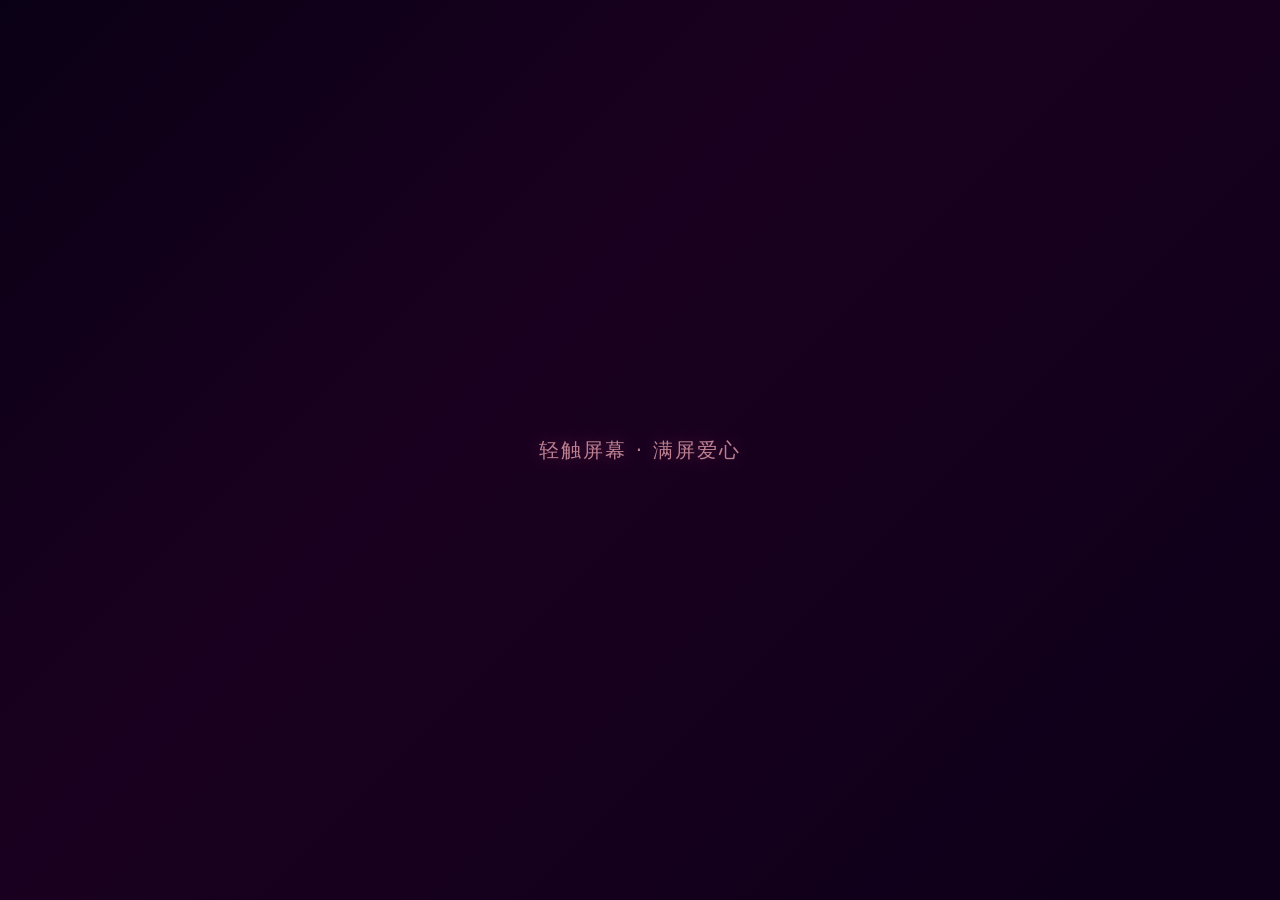
<file: index.html>
<!DOCTYPE html>
<html lang="zh-CN">
<head>
<meta charset="UTF-8">
<meta name="viewport" content="width=device-width, initial-scale=1.0, maximum-scale=1.0, user-scalable=no, viewport-fit=cover">
<title>爱心飘落</title>
<style>
  * { margin: 0; padding: 0; box-sizing: border-box; }
  
  body {
    width: 100vw;
    height: 100vh;
    overflow: hidden;
    background: linear-gradient(135deg, #0a0015 0%, #1a0020 40%, #0d0018 100%);
    font-family: system-ui, -apple-system, "PingFang SC", sans-serif;
    -webkit-tap-highlight-color: transparent;
    user-select: none;
    cursor: pointer;
  }
  
  /* Hint text */
  .hint {
    position: fixed;
    top: 50%;
    left: 50%;
    transform: translate(-50%, -50%);
    color: rgba(255, 182, 193, 0.7);
    font-size: 20px;
    letter-spacing: 2px;
    text-align: center;
    pointer-events: none;
    z-index: 1;
    animation: hintPulse 2.5s ease-in-out infinite;
    transition: opacity 0.6s ease;
    text-shadow: 0 0 20px rgba(255, 100, 150, 0.3);
  }
  .hint.hidden { opacity: 0; }
  
  @keyframes hintPulse {
    0%, 100% { opacity: 0.35; transform: translate(-50%, -50%) scale(1); }
    50% { opacity: 0.9; transform: translate(-50%, -50%) scale(1.04); }
  }
  
  /* Hearts container */
  #hearts-container {
    position: fixed;
    top: 0;
    left: 0;
    width: 100%;
    height: 100%;
    pointer-events: none;
    z-index: 10;
  }
  
  /* Heart wrapper */
  .heart {
    position: absolute;
    top: -80px;
  }
</style>
</head>
<body>

<div class="hint" id="hint">轻触屏幕 · 满屏爱心</div>
<div id="hearts-container"></div>

<script>
(function() {
  'use strict';
  
  const container = document.getElementById('hearts-container');
  const hint = document.getElementById('hint');
  let active = false;
  let intervalId = null;
  let heartIdCounter = 0;
  
  // ── Pre-generate keyframe variants for drift & rotation ──
  const VARIANT_COUNT = 12;
  const driftValues = [];
  const rotationValues = [];
  for (let i = 0; i < VARIANT_COUNT; i++) {
    driftValues.push((Math.random() - 0.5) * 320);
    rotationValues.push((Math.random() - 0.5) * 720);
    const style = document.createElement('style');
    style.textContent = `@keyframes heartFall-${i} {
      0%   { transform: translateY(0)     translateX(0)     rotate(0deg);   opacity: 0; }
      5%   { opacity: 0.88; }
      65%  { opacity: 0.65; }
      100% { transform: translateY(calc(100vh + 80px)) translateX(${driftValues[i]}px) rotate(${rotationValues[i]}deg); opacity: 0; }
    }`;
    document.head.appendChild(style);
  }
  
  // ── SVG heart template ──
  function heartSVG(id) {
    return `<svg viewBox="0 0 100 100" xmlns="http://www.w3.org/2000/svg" width="100%" height="100%">
      <defs>
        <linearGradient id="hg-${id}" x1="0%" y1="0%" x2="100%" y2="100%">
          <stop offset="0%"   stop-color="#ffb3c6" stop-opacity="0.95"/>
          <stop offset="40%"  stop-color="#ff6b8a" stop-opacity="0.90"/>
          <stop offset="100%" stop-color="#e81c4e" stop-opacity="0.85"/>
        </linearGradient>
      </defs>
      <path d="M50 30 C50 15 35 0 20 0 C5 0 0 13 0 25 C0 45 20 60 50 80 C80 60 100 45 100 25 C100 13 95 0 80 0 C65 0 50 15 50 30Z" fill="url(#hg-${id})"/>
    </svg>`;
  }
  
  // ── Create a single heart element ──
  function createHeart() {
    const id = heartIdCounter++;
    const size = 22 + Math.random() * 38; // 22–60px
    const x = Math.random() * 100;         // left as vw %
    const duration = 4.5 + Math.random() * 3.5; // 4.5–8s
    const delay = Math.random() * 1.5;          // 0–1.5s stagger
    const variant = Math.floor(Math.random() * VARIANT_COUNT);
    
    const el = document.createElement('div');
    el.className = 'heart';
    el.style.cssText = `width:${size}px;height:${size}px;left:${x}vw;animation:heartFall-${variant} ${duration}s ease-in ${delay}s 1 forwards`;
    el.innerHTML = heartSVG(id);
    container.appendChild(el);
    
    // Auto-remove after animation ends (plus buffer)
    const totalMs = (duration + delay + 0.5) * 1000;
    setTimeout(() => { if (el.parentNode) el.remove(); }, totalMs);
  }
  
  // ── Burst of hearts ──
  function burstHearts(count) {
    for (let i = 0; i < count; i++) {
      setTimeout(() => createHeart(), i * 60);
    }
  }
  
  // ── Gentle chime sound (Web Audio API) ──
  function playChime() {
    try {
      var ctx = new (window.AudioContext || window.webkitAudioContext)();
      
      // Ascending gentle chime – two oscillators for richness
      var osc1 = ctx.createOscillator();
      var osc2 = ctx.createOscillator();
      var gain = ctx.createGain();
      
      osc1.type = 'sine';
      osc1.frequency.setValueAtTime(784, ctx.currentTime);      // G5
      osc1.frequency.linearRampToValueAtTime(1318, ctx.currentTime + 0.15); // E6
      
      osc2.type = 'sine';
      osc2.frequency.setValueAtTime(988, ctx.currentTime);      // B5
      osc2.frequency.linearRampToValueAtTime(1568, ctx.currentTime + 0.15); // G6
      
      gain.gain.setValueAtTime(0.04, ctx.currentTime);
      gain.gain.linearRampToValueAtTime(0.06, ctx.currentTime + 0.1);
      gain.gain.exponentialRampToValueAtTime(0.001, ctx.currentTime + 0.7);
      
      osc1.connect(gain);
      osc2.connect(gain);
      gain.connect(ctx.destination);
      
      osc1.start(ctx.currentTime);
      osc2.start(ctx.currentTime);
      osc1.stop(ctx.currentTime + 0.7);
      osc2.stop(ctx.currentTime + 0.7);
    } catch(e) { /* audio unavailable – silent */ }
  }
  
  // ── Main trigger ──
  function startHearts() {
    if (active) return;
    active = true;
    hint.classList.add('hidden');
    
    playChime();
    
    // Initial big burst
    burstHearts(35);
    
    // Continuous stream
    intervalId = setInterval(() => { createHeart(); }, 150);
    
    // Gradually slow down
    setTimeout(() => {
      clearInterval(intervalId);
      intervalId = setInterval(() => { createHeart(); }, 300);
    }, 5000);
    
    // Stop automatic generation after a while
    setTimeout(() => {
      if (intervalId) { clearInterval(intervalId); intervalId = null; }
      active = false;
    }, 18000);
  }
  
  // ── Event binding (avoid double-fire on touch + click) ──
  var eventFired = false;
  function handleInteraction(e) {
    if (eventFired) return;
    eventFired = true;
    if (e && e.preventDefault) e.preventDefault();
    startHearts();
    // Reset flag after a short delay so re-tap works later
    setTimeout(function() { eventFired = false; }, 300);
  }
  
  document.addEventListener('touchstart', handleInteraction, { passive: false });
  document.addEventListener('click', handleInteraction);
  
})();
</script>
</body>
</html>
</file>
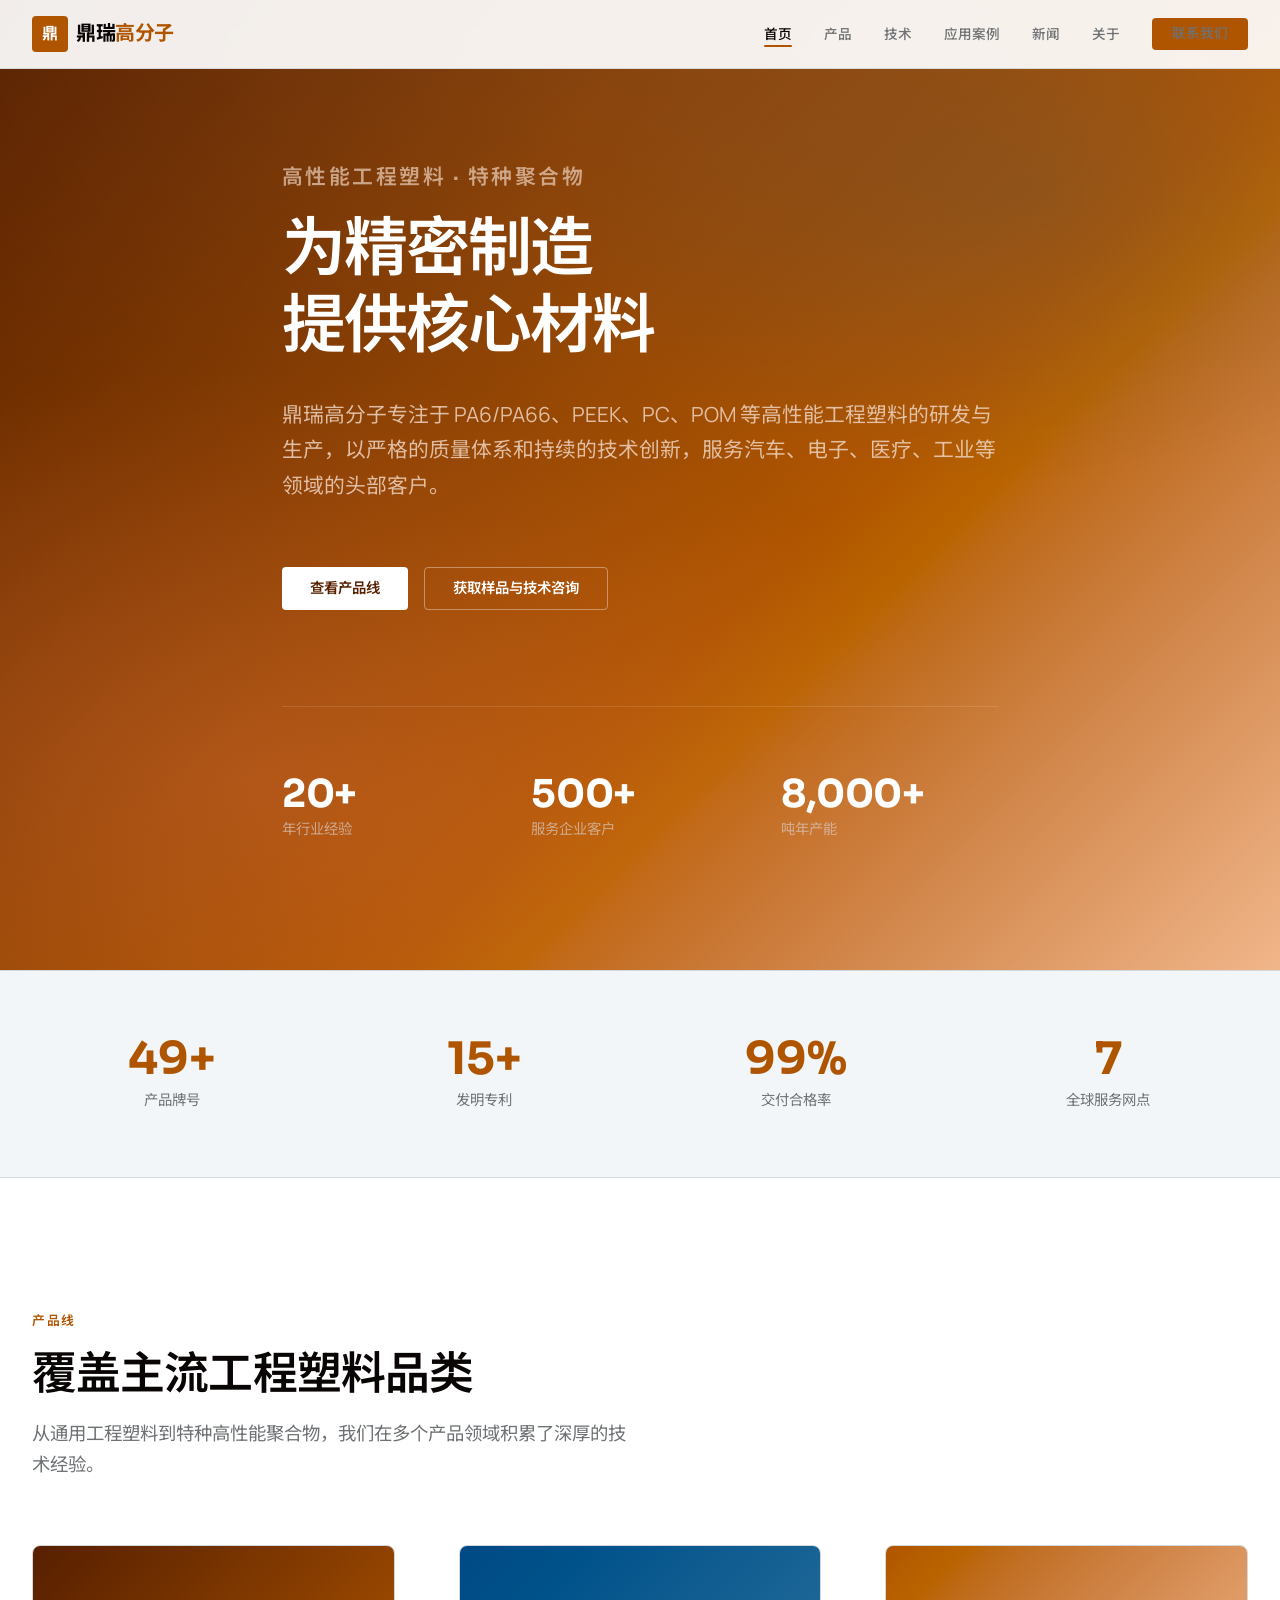
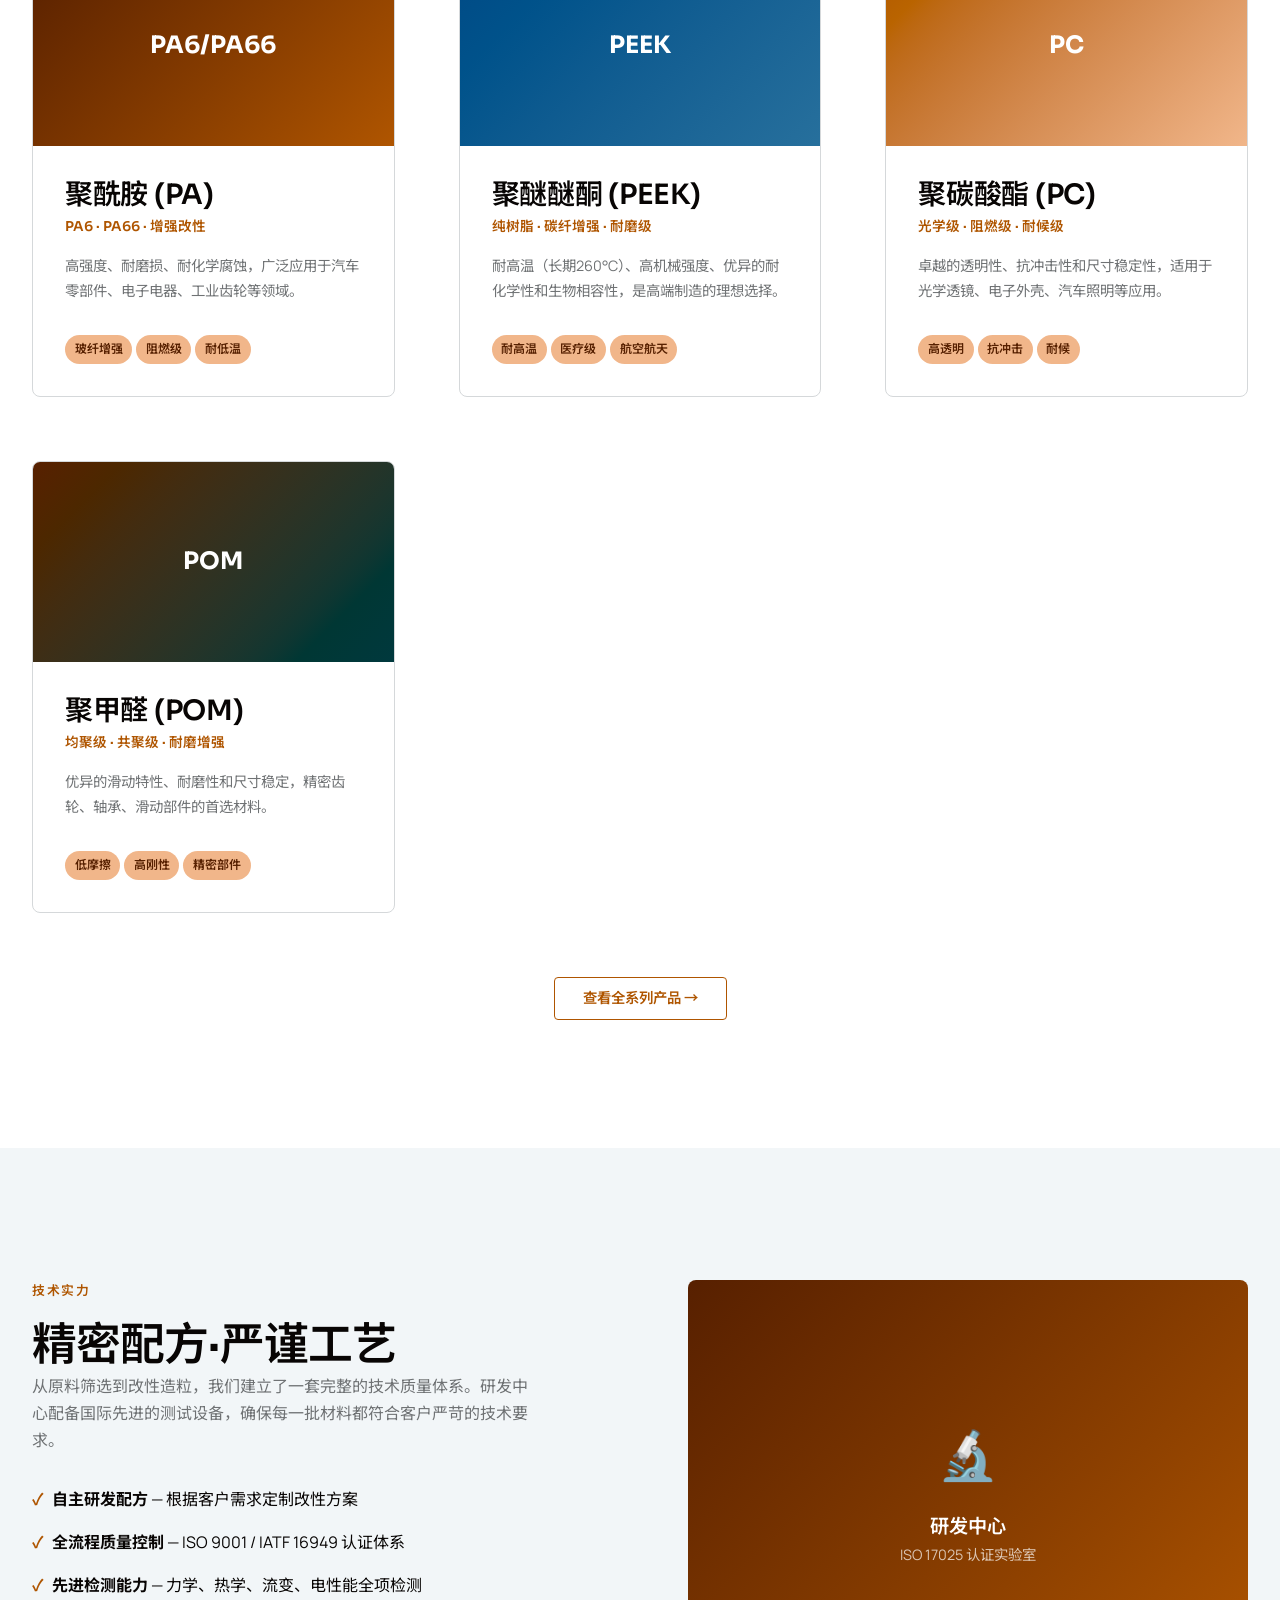
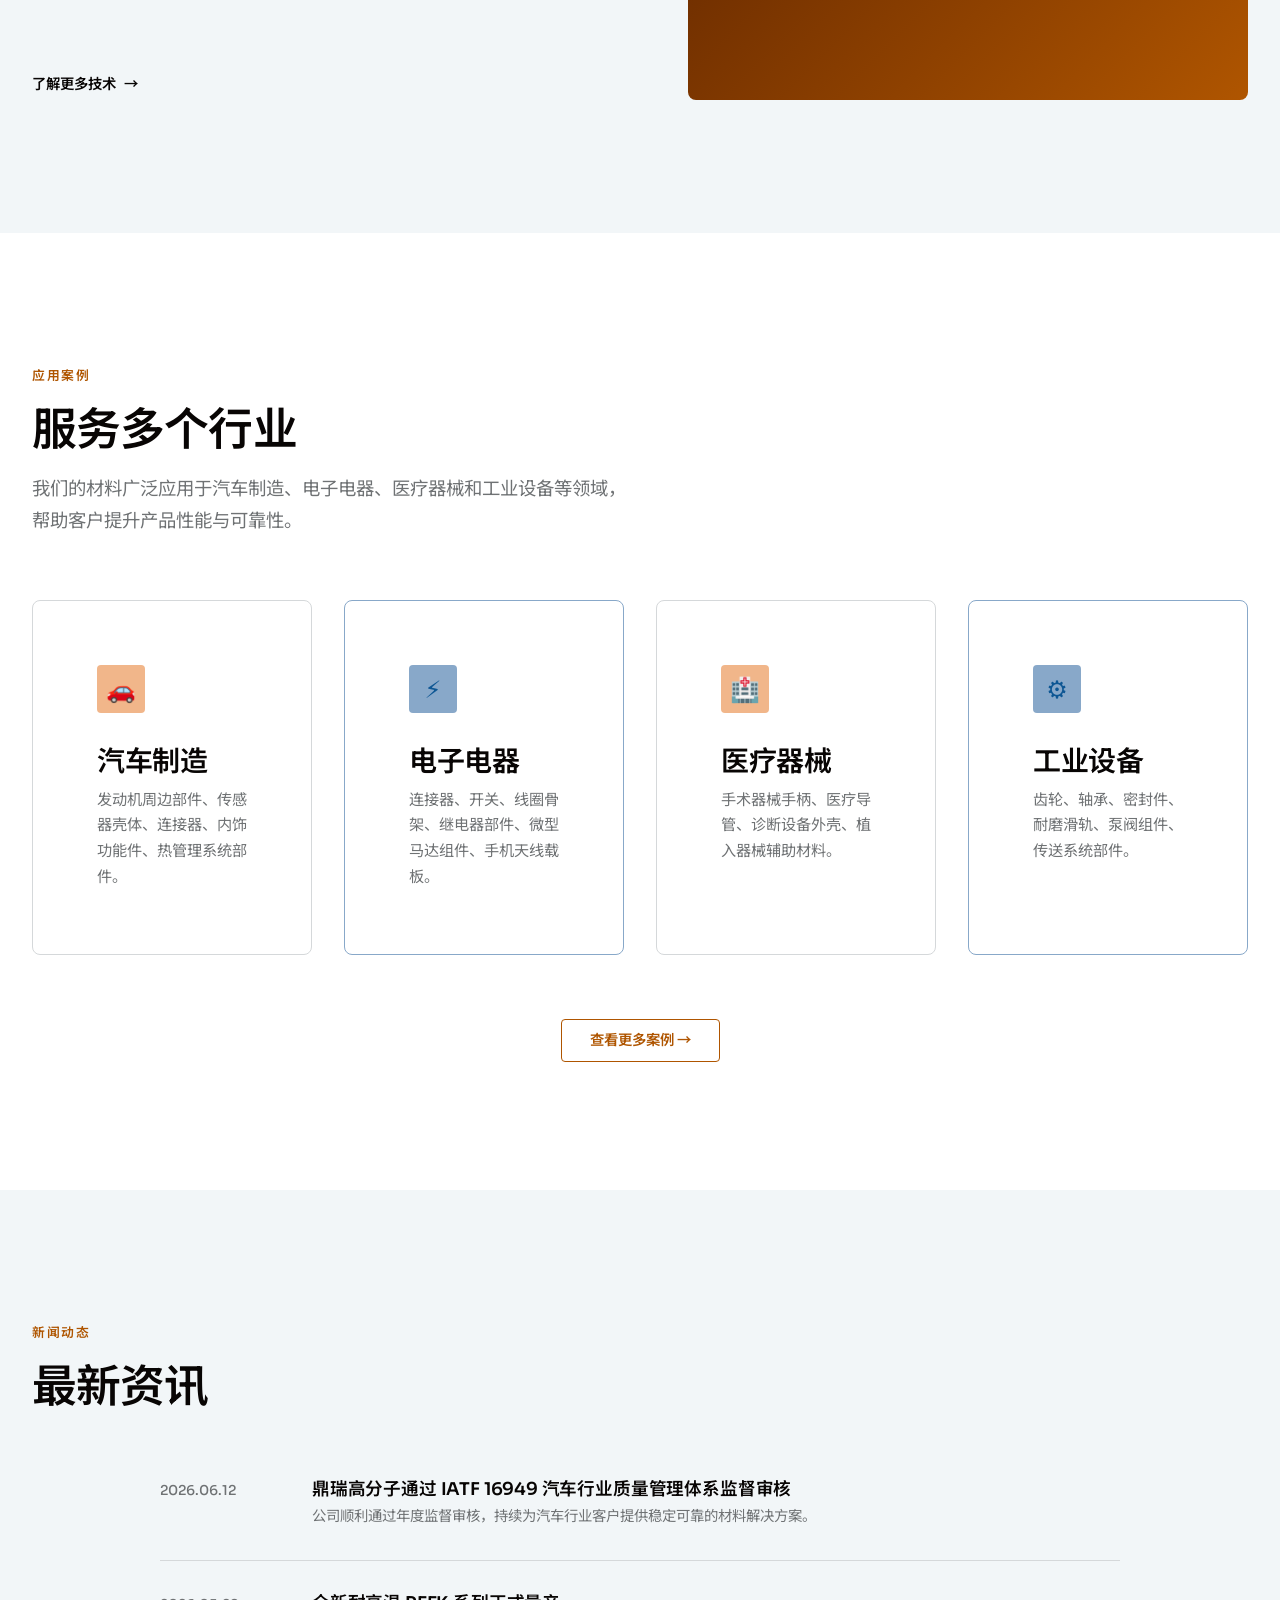
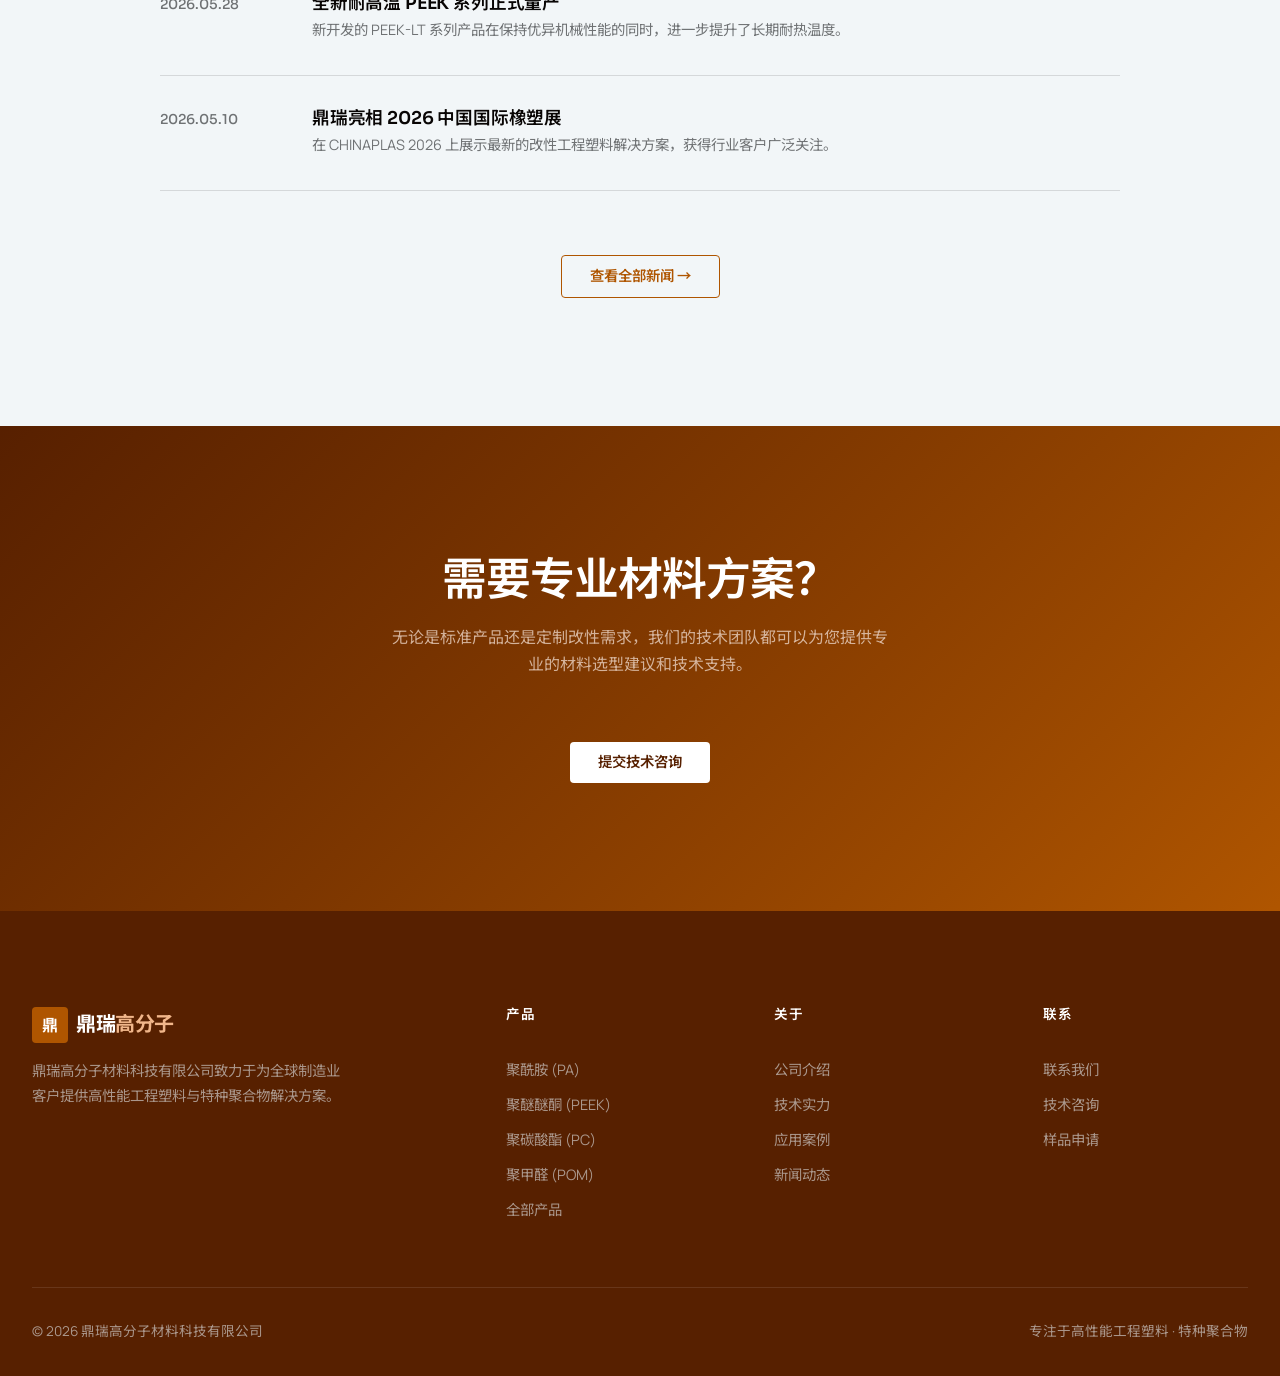
<file: ppt生成/index.html>
<!DOCTYPE html>
<html lang="zh-CN">
<head>
<meta charset="UTF-8">
<meta name="viewport" content="width=device-width, initial-scale=1.0">
<title>鼎瑞高分子 — 工程塑料与特种聚合物解决方案</title>
<meta name="description" content="鼎瑞高分子材料科技有限公司——专注于高性能工程塑料与特种聚合物的研发、生产和销售，为汽车、电子、医疗、工业等领域提供精密材料解决方案。">
<link rel="preconnect" href="https://fonts.googleapis.com">
<link rel="preconnect" href="https://fonts.gstatic.com" crossorigin>
<link href="https://fonts.googleapis.com/css2?family=Sora:wght@400;500;600;700&family=Manrope:wght@400;500;600;700&family=Noto+Sans+SC:wght@400;500;600;700&display=swap" rel="stylesheet">
<link rel="stylesheet" href="css/style.css">
</head>
<body>

<!-- Navigation -->
<nav class="nav">
  <div class="nav-inner">
    <a href="index.html" class="nav-logo">
      <div class="nav-logo-mark">鼎</div>
      <div>鼎瑞<span>高分子</span></div>
    </a>
    <ul class="nav-links">
      <li><a href="index.html" class="active">首页</a></li>
      <li><a href="products.html">产品</a></li>
      <li><a href="technology.html">技术</a></li>
      <li><a href="cases.html">应用案例</a></li>
      <li><a href="news.html">新闻</a></li>
      <li><a href="about.html">关于</a></li>
      <li><a href="contact.html" class="btn btn-primary nav-cta">联系我们</a></li>
    </ul>
    <button class="nav-toggle" aria-label="菜单">
      <span></span>
      <span></span>
      <span></span>
    </button>
  </div>
</nav>

<!-- Hero -->
<section class="hero">
  <div class="container hero-content">
    <p class="kicker" style="color:oklch(0.88 0.04 58 / 0.7);margin-bottom:var(--space-md)">高性能工程塑料 · 特种聚合物</p>
    <h1>为精密制造<br>提供核心材料</h1>
    <p>鼎瑞高分子专注于 PA6/PA66、PEEK、PC、POM 等高性能工程塑料的研发与生产，以严格的质量体系和持续的技术创新，服务汽车、电子、医疗、工业等领域的头部客户。</p>
    <div class="hero-actions">
      <a href="products.html" class="btn btn-primary" style="background:white;color:var(--color-primary-deep)">查看产品线</a>
      <a href="contact.html" class="btn btn-outline">获取样品与技术咨询</a>
    </div>
    <div class="hero-stat">
      <div class="hero-stat-item">
        <h3>20+</h3>
        <p>年行业经验</p>
      </div>
      <div class="hero-stat-item">
        <h3>500+</h3>
        <p>服务企业客户</p>
      </div>
      <div class="hero-stat-item">
        <h3>8,000+</h3>
        <p>吨年产能</p>
      </div>
    </div>
  </div>
</section>

<!-- Stats Bar -->
<div class="stats-bar">
  <div class="container">
    <div class="stats-grid">
      <div>
        <div class="stat-value">50+</div>
        <div class="stat-label">产品牌号</div>
      </div>
      <div>
        <div class="stat-value">15+</div>
        <div class="stat-label">发明专利</div>
      </div>
      <div>
        <div class="stat-value">99.6%</div>
        <div class="stat-label">交付合格率</div>
      </div>
      <div>
        <div class="stat-value">7</div>
        <div class="stat-label">全球服务网点</div>
      </div>
    </div>
  </div>
</div>

<!-- Featured Products -->
<section class="section">
  <div class="container">
    <div class="section-header fade-in">
      <span class="kicker">产品线</span>
      <h2>覆盖主流工程塑料品类</h2>
      <p>从通用工程塑料到特种高性能聚合物，我们在多个产品领域积累了深厚的技术经验。</p>
    </div>
    <div class="grid-auto stagger">
      <div class="product-card" data-category="pa">
        <div class="product-card-image" style="background:linear-gradient(135deg, var(--color-primary-deep), var(--color-primary));color:white;font-family:var(--font-display);font-weight:700;font-size:1.5rem">PA6/PA66</div>
        <div class="product-card-body">
          <h3>聚酰胺 (PA)</h3>
          <div class="subtitle">PA6 · PA66 · 增强改性</div>
          <p>高强度、耐磨损、耐化学腐蚀，广泛应用于汽车零部件、电子电器、工业齿轮等领域。</p>
          <div class="product-tags">
            <span class="tag tag-primary">玻纤增强</span>
            <span class="tag tag-primary">阻燃级</span>
            <span class="tag tag-primary">耐低温</span>
          </div>
        </div>
      </div>
      <div class="product-card" data-category="peek">
        <div class="product-card-image" style="background:linear-gradient(135deg, oklch(0.4 0.12 250), oklch(0.52 0.10 240));color:white;font-family:var(--font-display);font-weight:700;font-size:1.5rem">PEEK</div>
        <div class="product-card-body">
          <h3>聚醚醚酮 (PEEK)</h3>
          <div class="subtitle">纯树脂 · 碳纤增强 · 耐磨级</div>
          <p>耐高温（长期260°C）、高机械强度、优异的耐化学性和生物相容性，是高端制造的理想选择。</p>
          <div class="product-tags">
            <span class="tag tag-primary">耐高温</span>
            <span class="tag tag-primary">医疗级</span>
            <span class="tag tag-primary">航空航天</span>
          </div>
        </div>
      </div>
      <div class="product-card" data-category="pc">
        <div class="product-card-image" style="background:linear-gradient(135deg, var(--color-primary), var(--color-primary-light));color:white;font-family:var(--font-display);font-weight:700;font-size:1.5rem">PC</div>
        <div class="product-card-body">
          <h3>聚碳酸酯 (PC)</h3>
          <div class="subtitle">光学级 · 阻燃级 · 耐候级</div>
          <p>卓越的透明性、抗冲击性和尺寸稳定性，适用于光学透镜、电子外壳、汽车照明等应用。</p>
          <div class="product-tags">
            <span class="tag tag-primary">高透明</span>
            <span class="tag tag-primary">抗冲击</span>
            <span class="tag tag-primary">耐候</span>
          </div>
        </div>
      </div>
      <div class="product-card" data-category="pom">
        <div class="product-card-image" style="background:linear-gradient(135deg, var(--color-primary-deep), oklch(0.3 0.08 200));color:white;font-family:var(--font-display);font-weight:700;font-size:1.5rem">POM</div>
        <div class="product-card-body">
          <h3>聚甲醛 (POM)</h3>
          <div class="subtitle">均聚级 · 共聚级 · 耐磨增强</div>
          <p>优异的滑动特性、耐磨性和尺寸稳定，精密齿轮、轴承、滑动部件的首选材料。</p>
          <div class="product-tags">
            <span class="tag tag-primary">低摩擦</span>
            <span class="tag tag-primary">高刚性</span>
            <span class="tag tag-primary">精密部件</span>
          </div>
        </div>
      </div>
    </div>
    <div style="text-align:center;margin-top:var(--space-xl)" class="fade-in">
      <a href="products.html" class="btn btn-outline">查看全系列产品 →</a>
    </div>
  </div>
</section>

<!-- Technology -->
<section class="section" style="background:var(--color-surface)">
  <div class="container">
    <div class="split">
      <div class="fade-in-left">
        <span class="kicker">技术实力</span>
        <h2>精密配方·严谨工艺</h2>
        <p style="color:var(--color-muted);margin-bottom:var(--space-lg);max-width:50ch">
          从原料筛选到改性造粒，我们建立了一套完整的技术质量体系。研发中心配备国际先进的测试设备，确保每一批材料都符合客户严苛的技术要求。
        </p>
        <ul style="list-style:none;display:flex;flex-direction:column;gap:var(--space-md);margin-bottom:var(--space-xl)">
          <li style="display:flex;gap:var(--space-sm);align-items:flex-start">
            <span style="color:var(--color-primary);font-weight:700">✓</span>
            <span><strong>自主研发配方</strong> — 根据客户需求定制改性方案</span>
          </li>
          <li style="display:flex;gap:var(--space-sm);align-items:flex-start">
            <span style="color:var(--color-primary);font-weight:700">✓</span>
            <span><strong>全流程质量控制</strong> — ISO 9001 / IATF 16949 认证体系</span>
          </li>
          <li style="display:flex;gap:var(--space-sm);align-items:flex-start">
            <span style="color:var(--color-primary);font-weight:700">✓</span>
            <span><strong>先进检测能力</strong> — 力学、热学、流变、电性能全项检测</span>
          </li>
        </ul>
        <a href="technology.html" class="btn btn-ghost" style="padding-left:0">了解更多技术</a>
      </div>
      <div class="split-visual drenched fade-in-right">
        <div style="text-align:center;padding:var(--space-xl)">
          <div style="font-size:3rem;margin-bottom:var(--space-md)">🔬</div>
          <div style="font-family:var(--font-display);font-weight:600;font-size:1.2rem">研发中心</div>
          <div style="font-size:0.9rem;opacity:0.7">ISO 17025 认证实验室</div>
        </div>
      </div>
    </div>
  </div>
</section>

<!-- Application Cases (featured) -->
<section class="section">
  <div class="container">
    <div class="section-header fade-in">
      <span class="kicker">应用案例</span>
      <h2>服务多个行业</h2>
      <p>我们的材料广泛应用于汽车制造、电子电器、医疗器械和工业设备等领域，帮助客户提升产品性能与可靠性。</p>
    </div>
    <div class="grid-auto-sm stagger">
      <div class="card">
        <div class="card-icon" style="font-size:1.5rem">🚗</div>
        <h3>汽车制造</h3>
        <p>发动机周边部件、传感器壳体、连接器、内饰功能件、热管理系统部件。</p>
      </div>
      <div class="card card-accent">
        <div class="card-icon" style="font-size:1.5rem">⚡</div>
        <h3>电子电器</h3>
        <p>连接器、开关、线圈骨架、继电器部件、微型马达组件、手机天线载板。</p>
      </div>
      <div class="card">
        <div class="card-icon" style="font-size:1.5rem">🏥</div>
        <h3>医疗器械</h3>
        <p>手术器械手柄、医疗导管、诊断设备外壳、植入器械辅助材料。</p>
      </div>
      <div class="card card-accent">
        <div class="card-icon" style="font-size:1.5rem">⚙️</div>
        <h3>工业设备</h3>
        <p>齿轮、轴承、密封件、耐磨滑轨、泵阀组件、传送系统部件。</p>
      </div>
    </div>
    <div style="text-align:center;margin-top:var(--space-xl)" class="fade-in">
      <a href="cases.html" class="btn btn-outline">查看更多案例 →</a>
    </div>
  </div>
</section>

<!-- News -->
<section class="section" style="background:var(--color-surface)">
  <div class="container">
    <div class="section-header fade-in">
      <span class="kicker">新闻动态</span>
      <h2>最新资讯</h2>
    </div>
    <div style="max-width:var(--container-narrow);margin:0 auto">
      <article class="news-card fade-in">
        <time class="news-date">2026.06.12</time>
        <div>
          <h3>鼎瑞高分子通过 IATF 16949 汽车行业质量管理体系监督审核</h3>
          <p>公司顺利通过年度监督审核，持续为汽车行业客户提供稳定可靠的材料解决方案。</p>
        </div>
      </article>
      <article class="news-card fade-in">
        <time class="news-date">2026.05.28</time>
        <div>
          <h3>全新耐高温 PEEK 系列正式量产</h3>
          <p>新开发的 PEEK-LT 系列产品在保持优异机械性能的同时，进一步提升了长期耐热温度。</p>
        </div>
      </article>
      <article class="news-card fade-in">
        <time class="news-date">2026.05.10</time>
        <div>
          <h3>鼎瑞亮相 2026 中国国际橡塑展</h3>
          <p>在 CHINAPLAS 2026 上展示最新的改性工程塑料解决方案，获得行业客户广泛关注。</p>
        </div>
      </article>
      <div style="text-align:center;margin-top:var(--space-xl)" class="fade-in">
        <a href="news.html" class="btn btn-outline">查看全部新闻 →</a>
      </div>
    </div>
  </div>
</section>

<!-- CTA -->
<section class="cta-section">
  <div class="container">
    <h2>需要专业材料方案？</h2>
    <p>无论是标准产品还是定制改性需求，我们的技术团队都可以为您提供专业的材料选型建议和技术支持。</p>
    <a href="contact.html" class="btn btn-primary">提交技术咨询</a>
  </div>
</section>

<!-- Footer -->
<footer class="footer">
  <div class="container">
    <div class="footer-grid">
      <div class="footer-brand">
        <a href="index.html" class="nav-logo" style="margin-bottom:var(--space-md)">
          <div class="nav-logo-mark">鼎</div>
          <div style="color:white">鼎瑞<span style="color:var(--color-primary-light)">高分子</span></div>
        </a>
        <p>鼎瑞高分子材料科技有限公司致力于为全球制造业客户提供高性能工程塑料与特种聚合物解决方案。</p>
      </div>
      <div class="footer-col">
        <h4>产品</h4>
        <ul>
          <li><a href="products.html#pa">聚酰胺 (PA)</a></li>
          <li><a href="products.html#peek">聚醚醚酮 (PEEK)</a></li>
          <li><a href="products.html#pc">聚碳酸酯 (PC)</a></li>
          <li><a href="products.html#pom">聚甲醛 (POM)</a></li>
          <li><a href="products.html">全部产品</a></li>
        </ul>
      </div>
      <div class="footer-col">
        <h4>关于</h4>
        <ul>
          <li><a href="about.html">公司介绍</a></li>
          <li><a href="technology.html">技术实力</a></li>
          <li><a href="cases.html">应用案例</a></li>
          <li><a href="news.html">新闻动态</a></li>
        </ul>
      </div>
      <div class="footer-col">
        <h4>联系</h4>
        <ul>
          <li><a href="contact.html">联系我们</a></li>
          <li><a href="contact.html">技术咨询</a></li>
          <li><a href="contact.html">样品申请</a></li>
        </ul>
      </div>
    </div>
    <div class="footer-bottom">
      <span>© 2026 鼎瑞高分子材料科技有限公司</span>
      <span>专注于高性能工程塑料 · 特种聚合物</span>
    </div>
  </div>
</footer>

<script src="js/main.js"></script>
</body>
</html>
</file>
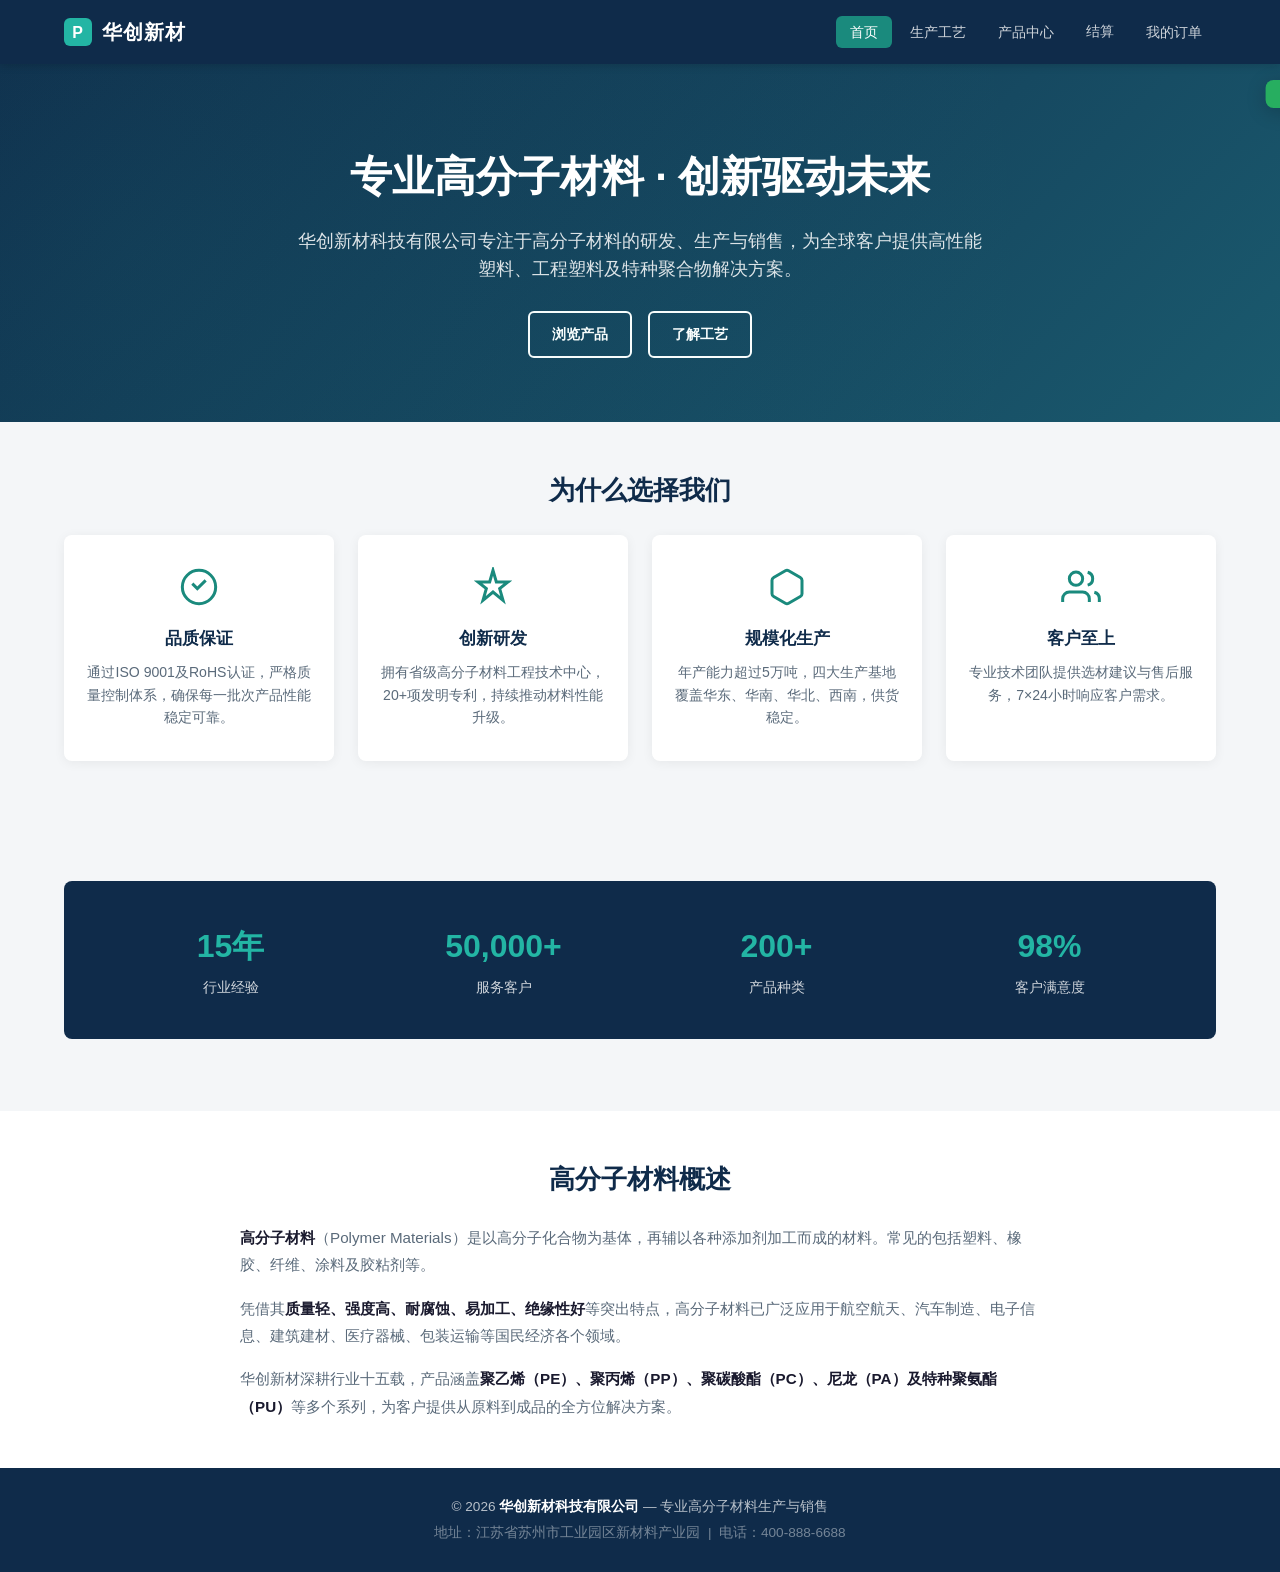
<file: 高分子材料的生产与销售/index.html>
<!DOCTYPE html>
<html lang="zh-CN">
<head>
  <meta charset="UTF-8">
  <meta name="viewport" content="width=device-width, initial-scale=1.0">
  <title>首页 - 高分子材料生产与销售</title>
  <link rel="stylesheet" href="styles.css">
</head>
<body>

<nav class="navbar">
  <div class="navbar-inner">
    <div class="logo">
      <svg width="28" height="28" viewBox="0 0 28 28" fill="none"><rect width="28" height="28" rx="6" fill="#23b5a4"/><text x="14" y="20" text-anchor="middle" fill="#fff" font-size="16" font-weight="bold" font-family="sans-serif">P</text></svg>
      华创新材
    </div>
    <button class="hamburger">&#9776;</button>
    <ul class="nav-links">
      <li><a href="index.html">首页</a></li>
      <li><a href="production.html">生产工艺</a></li>
      <li><a href="products.html">产品中心</a></li>
      <li><a href="checkout.html" class="cart-badge">结算 <span class="cart-count">0</span></a></li>
      <li><a href="orders.html">我的订单</a></li>
    </ul>
  </div>
</nav>

<section class="hero">
  <div class="container">
    <h1>专业高分子材料 · 创新驱动未来</h1>
    <p>华创新材科技有限公司专注于高分子材料的研发、生产与销售，为全球客户提供高性能塑料、工程塑料及特种聚合物解决方案。</p>
    <a href="products.html" class="btn btn-outline" style="border-color:#fff;color:#fff;">浏览产品</a>
    <a href="production.html" class="btn btn-outline" style="border-color:#fff;color:#fff;margin-left:12px;">了解工艺</a>
  </div>
</section>

<section class="section">
  <div class="container">
    <h2 class="section-title" style="text-align:center">为什么选择我们</h2>
    <div class="features">
      <div class="feature">
        <svg width="40" height="40" viewBox="0 0 24 24" fill="none" stroke="var(--accent)" stroke-width="1.8"><circle cx="12" cy="12" r="10"/><path d="M16 8l-5 5-3-3"/></svg>
        <h3>品质保证</h3>
        <p>通过ISO 9001及RoHS认证，严格质量控制体系，确保每一批次产品性能稳定可靠。</p>
      </div>
      <div class="feature">
        <svg width="40" height="40" viewBox="0 0 24 24" fill="none" stroke="var(--accent)" stroke-width="1.8"><path d="M12 2l2 7h7l-5 4 2 7-6-5-6 5 2-7-5-4h7z"/></svg>
        <h3>创新研发</h3>
        <p>拥有省级高分子材料工程技术中心，20+项发明专利，持续推动材料性能升级。</p>
      </div>
      <div class="feature">
        <svg width="40" height="40" viewBox="0 0 24 24" fill="none" stroke="var(--accent)" stroke-width="1.8"><path d="M21 16V8a2 2 0 0 0-1-1.73l-7-4a2 2 0 0 0-2 0l-7 4A2 2 0 0 0 3 8v8a2 2 0 0 0 1 1.73l7 4a2 2 0 0 0 2 0l7-4A2 2 0 0 0 21 16z"/></svg>
        <h3>规模化生产</h3>
        <p>年产能力超过5万吨，四大生产基地覆盖华东、华南、华北、西南，供货稳定。</p>
      </div>
      <div class="feature">
        <svg width="40" height="40" viewBox="0 0 24 24" fill="none" stroke="var(--accent)" stroke-width="1.8"><path d="M17 21v-2a4 4 0 0 0-4-4H5a4 4 0 0 0-4 4v2"/><circle cx="9" cy="7" r="4"/><path d="M23 21v-2a4 4 0 0 0-3-3.87"/><path d="M16 3.13a4 4 0 0 1 0 7.75"/></svg>
        <h3>客户至上</h3>
        <p>专业技术团队提供选材建议与售后服务，7×24小时响应客户需求。</p>
      </div>
    </div>
  </div>
</section>


<section class="section" id="counter-section">
  <div class="container">
    <div class="counter-section">
      <div class="counter-item">
        <h3 data-count="15" data-suffix="年">0</h3>
        <p>行业经验</p>
      </div>
      <div class="counter-item">
        <h3 data-count="50000" data-suffix="+">0</h3>
        <p>服务客户</p>
      </div>
      <div class="counter-item">
        <h3 data-count="200" data-suffix="+">0</h3>
        <p>产品种类</p>
      </div>
      <div class="counter-item">
        <h3 data-count="98" data-suffix="%">0</h3>
        <p>客户满意度</p>
      </div>
    </div>
  </div>
</section>
<section class="section" style="background:#fff">
  <div class="container">
    <h2 class="section-title" style="text-align:center">高分子材料概述</h2>
    <div style="max-width:800px;margin:0 auto;font-size:0.95rem;color:var(--text-muted);line-height:1.8">
      <p style="margin-bottom:16px"><strong style="color:var(--text-dark)">高分子材料</strong>（Polymer Materials）是以高分子化合物为基体，再辅以各种添加剂加工而成的材料。常见的包括塑料、橡胶、纤维、涂料及胶粘剂等。</p>
      <p style="margin-bottom:16px">凭借其<strong style="color:var(--text-dark)">质量轻、强度高、耐腐蚀、易加工、绝缘性好</strong>等突出特点，高分子材料已广泛应用于航空航天、汽车制造、电子信息、建筑建材、医疗器械、包装运输等国民经济各个领域。</p>
      <p>华创新材深耕行业十五载，产品涵盖<strong style="color:var(--text-dark)">聚乙烯（PE）、聚丙烯（PP）、聚碳酸酯（PC）、尼龙（PA）及特种聚氨酯（PU）</strong>等多个系列，为客户提供从原料到成品的全方位解决方案。</p>
    </div>
  </div>
</section>

<div id="toast" class="toast"></div>

<footer class="footer">
  <div class="container">
    <p>&copy; 2026 <strong>华创新材科技有限公司</strong> &mdash; 专业高分子材料生产与销售</p>
    <p style="margin-top:4px;opacity:0.6">地址：江苏省苏州市工业园区新材料产业园 &nbsp;|&nbsp; 电话：400-888-6688</p>
  </div>
</footer>

<script src="script.js"></script>
</body>
</html>
</file>
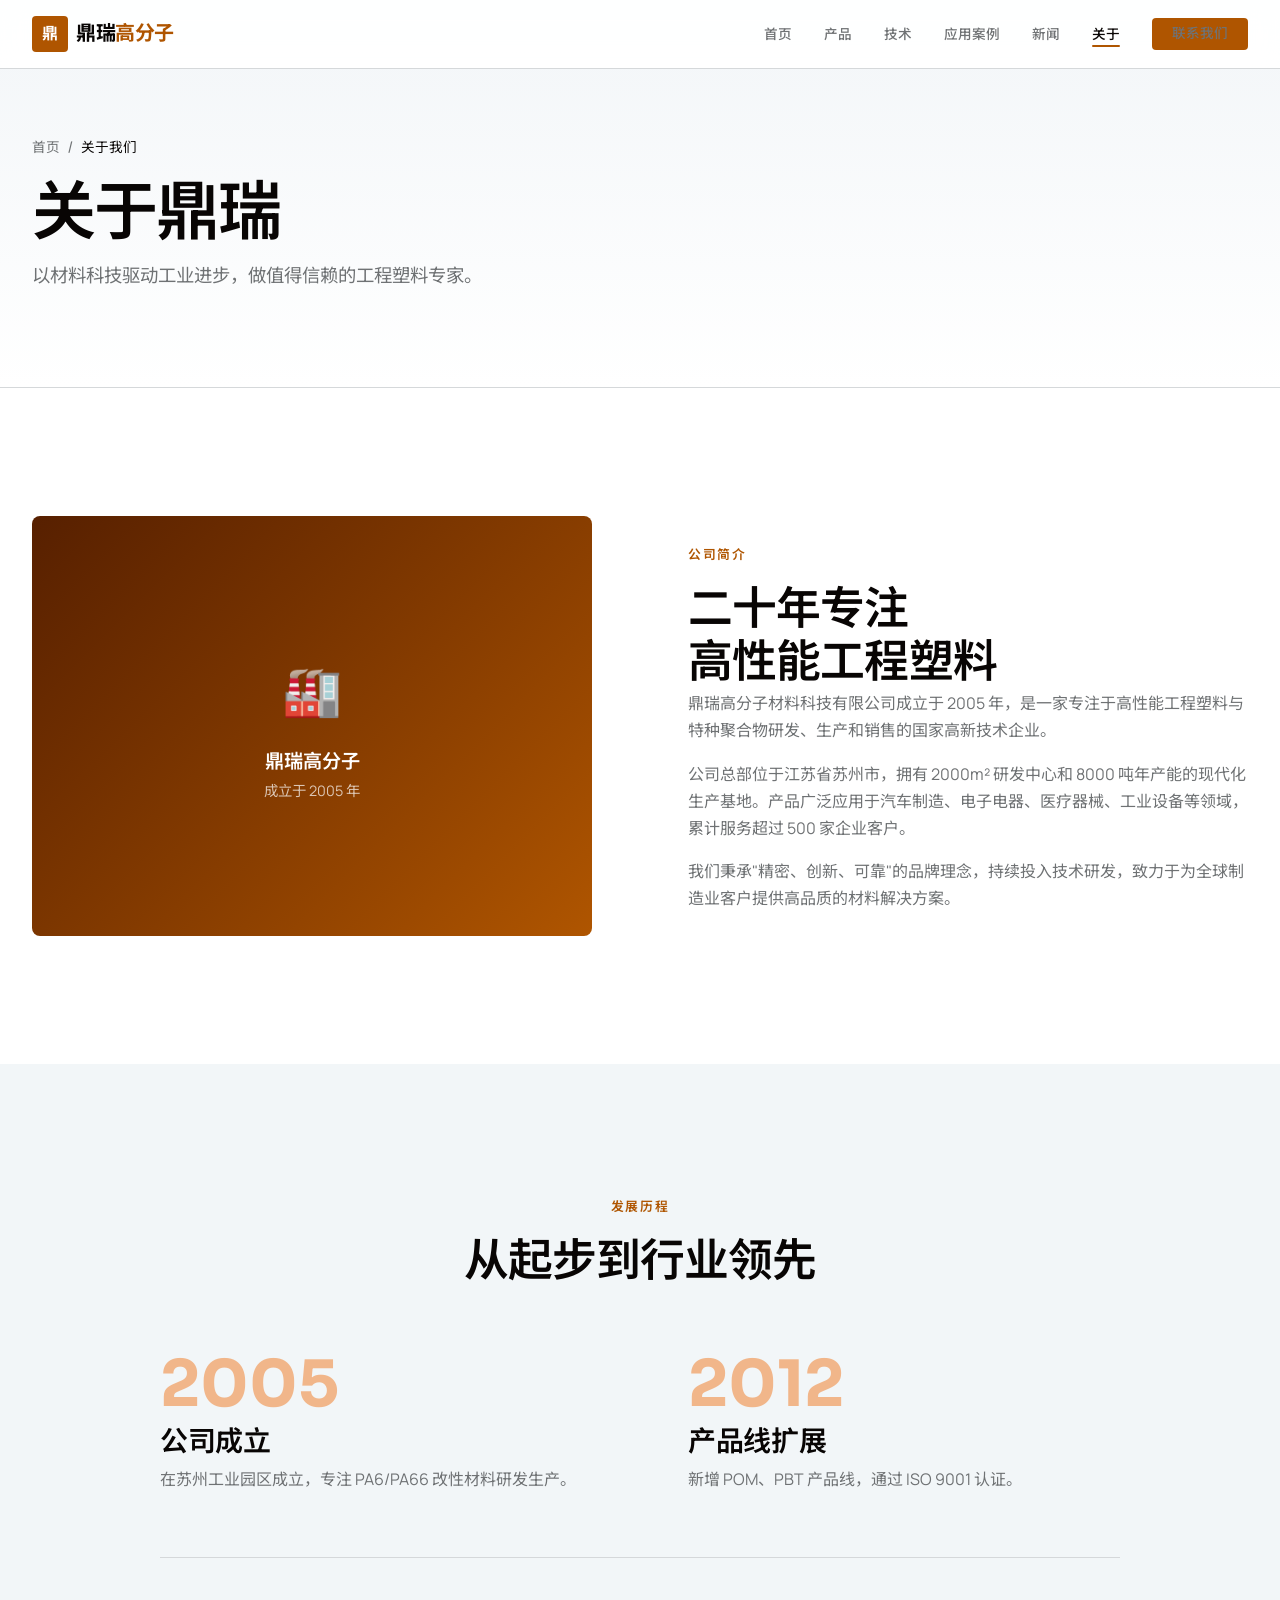
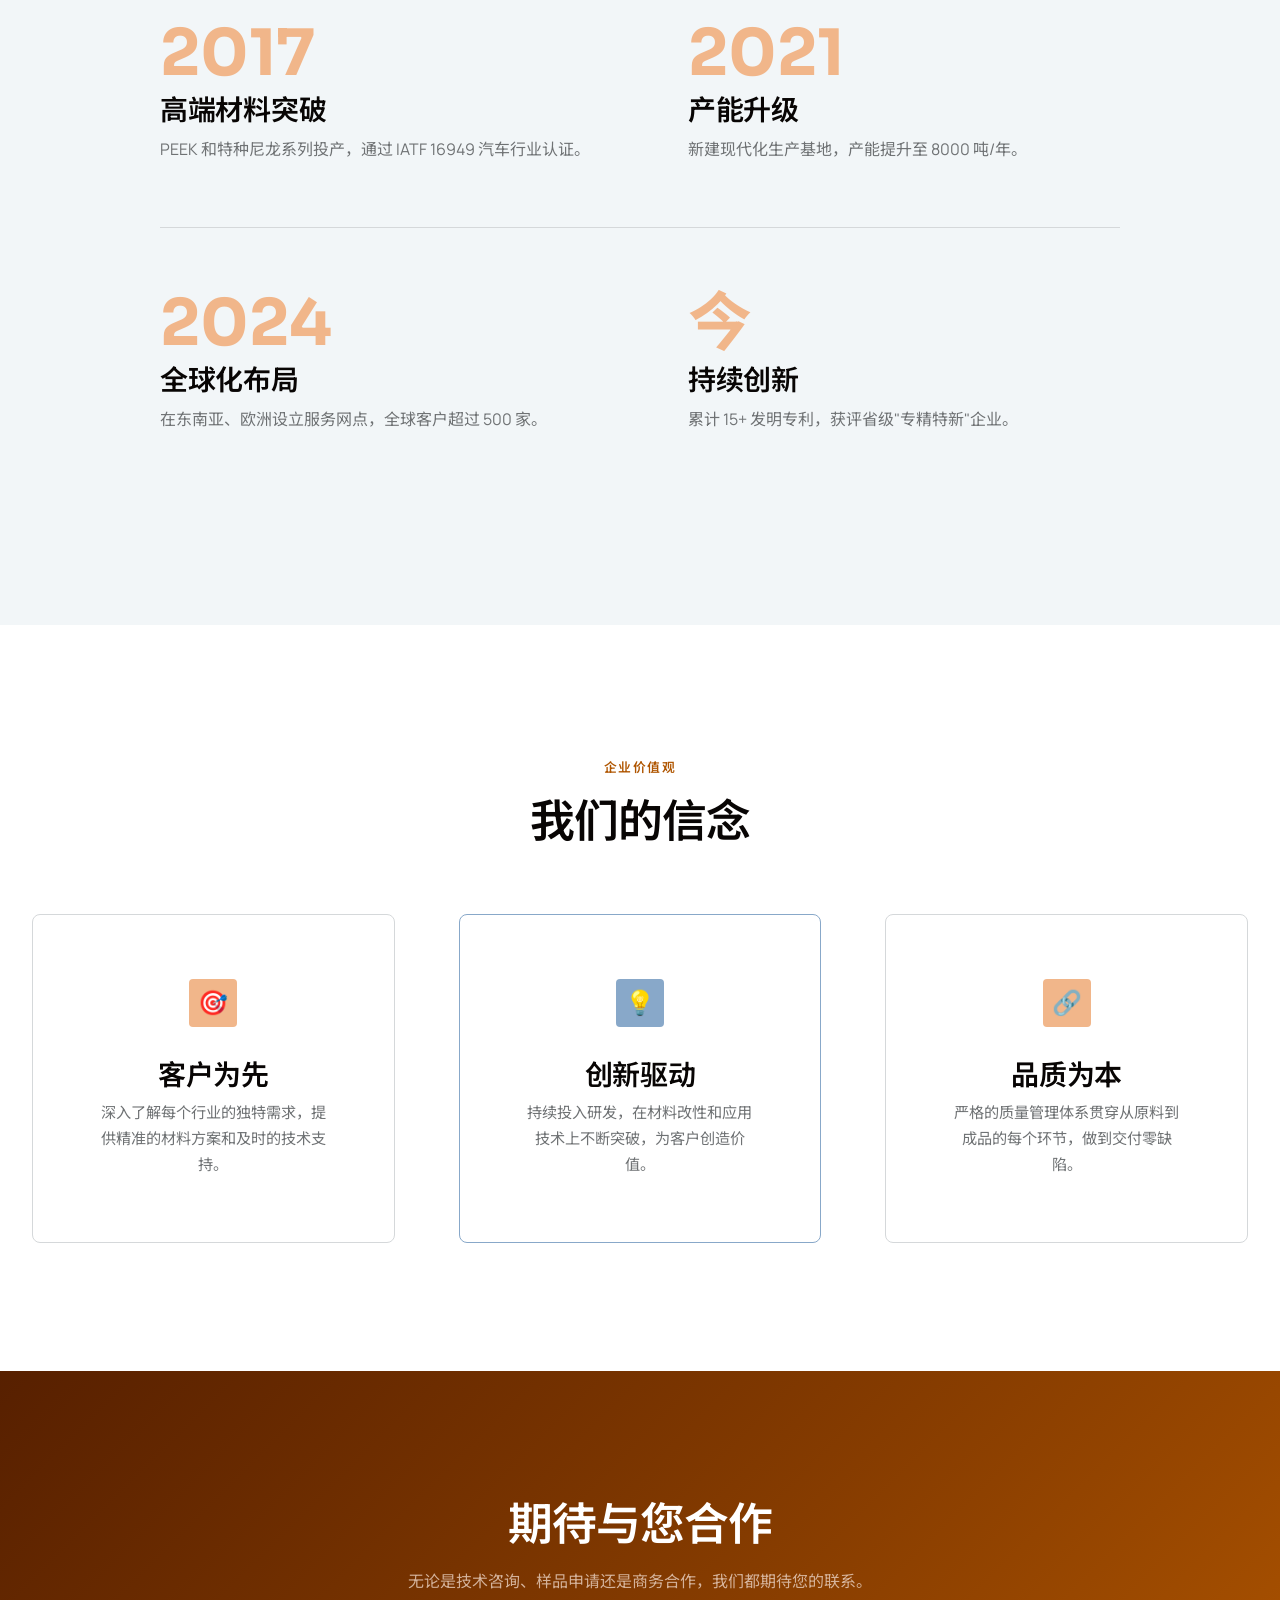
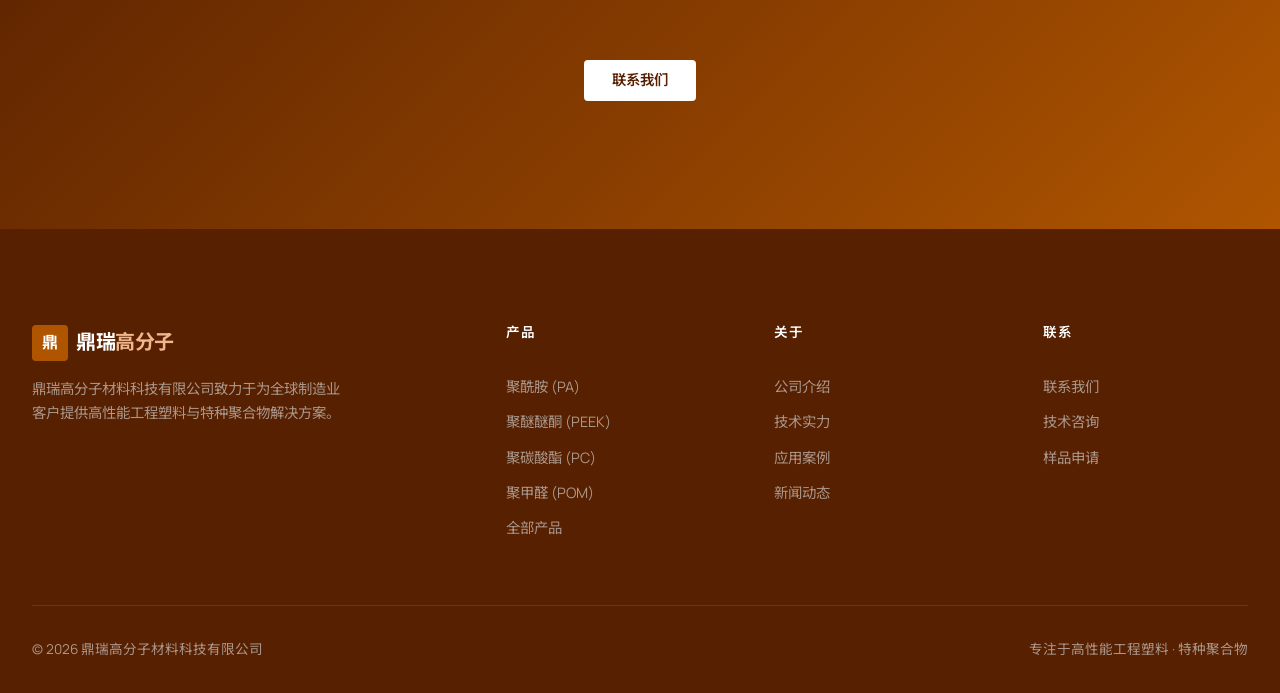
<file: ppt生成/about.html>
<!DOCTYPE html>
<html lang="zh-CN">
<head>
<meta charset="UTF-8">
<meta name="viewport" content="width=device-width, initial-scale=1.0">
<title>关于我们 — 鼎瑞高分子</title>
<meta name="description" content="鼎瑞高分子材料科技有限公司——专注于高性能工程塑料与特种聚合物，以技术创新和品质可靠服务全球制造业。">
<link rel="preconnect" href="https://fonts.googleapis.com">
<link rel="preconnect" href="https://fonts.gstatic.com" crossorigin>
<link href="https://fonts.googleapis.com/css2?family=Sora:wght@400;500;600;700&family=Manrope:wght@400;500;600;700&family=Noto+Sans+SC:wght@400;500;600;700&display=swap" rel="stylesheet">
<link rel="stylesheet" href="css/style.css">
</head>
<body>

<nav class="nav">
  <div class="nav-inner">
    <a href="index.html" class="nav-logo">
      <div class="nav-logo-mark">鼎</div>
      <div>鼎瑞<span>高分子</span></div>
    </a>
    <ul class="nav-links">
      <li><a href="index.html">首页</a></li>
      <li><a href="products.html">产品</a></li>
      <li><a href="technology.html">技术</a></li>
      <li><a href="cases.html">应用案例</a></li>
      <li><a href="news.html">新闻</a></li>
      <li><a href="about.html" class="active">关于</a></li>
      <li><a href="contact.html" class="btn btn-primary nav-cta">联系我们</a></li>
    </ul>
    <button class="nav-toggle" aria-label="菜单">
      <span></span>
      <span></span>
      <span></span>
    </button>
  </div>
</nav>

<section class="page-header">
  <div class="container">
    <div class="breadcrumb">
      <a href="index.html">首页</a> / <span>关于我们</span>
    </div>
    <h1>关于鼎瑞</h1>
    <p>以材料科技驱动工业进步，做值得信赖的工程塑料专家。</p>
  </div>
</section>

<section class="section">
  <div class="container">
    <div class="split">
      <div class="split-visual drenched fade-in-left">
        <div style="text-align:center;padding:var(--space-xl)">
          <div style="font-size:3rem;margin-bottom:var(--space-md)">🏭</div>
          <div style="font-family:var(--font-display);font-weight:600;font-size:1.2rem">鼎瑞高分子</div>
          <div style="font-size:0.9rem;opacity:0.7">成立于 2005 年</div>
        </div>
      </div>
      <div class="fade-in-right">
        <span class="kicker">公司简介</span>
        <h2>二十年专注<br>高性能工程塑料</h2>
        <p style="color:var(--color-muted);margin-bottom:var(--space-md)">
          鼎瑞高分子材料科技有限公司成立于 2005 年，是一家专注于高性能工程塑料与特种聚合物研发、生产和销售的国家高新技术企业。
        </p>
        <p style="color:var(--color-muted);margin-bottom:var(--space-md)">
          公司总部位于江苏省苏州市，拥有 2000m² 研发中心和 8000 吨年产能的现代化生产基地。产品广泛应用于汽车制造、电子电器、医疗器械、工业设备等领域，累计服务超过 500 家企业客户。
        </p>
        <p style="color:var(--color-muted)">
          我们秉承"精密、创新、可靠"的品牌理念，持续投入技术研发，致力于为全球制造业客户提供高品质的材料解决方案。
        </p>
      </div>
    </div>
  </div>
</section>

<section class="section" style="background:var(--color-surface)">
  <div class="container">
    <div class="section-header centered fade-in">
      <span class="kicker">发展历程</span>
      <h2>从起步到行业领先</h2>
    </div>
    <div style="max-width:var(--container-narrow);margin:0 auto">
      <div class="tech-feature fade-in">
        <div>
          <div class="tech-number">2005</div>
          <h3>公司成立</h3>
          <p style="color:var(--color-muted);margin-top:var(--space-sm)">
            在苏州工业园区成立，专注 PA6/PA66 改性材料研发生产。
          </p>
        </div>
        <div>
          <div class="tech-number">2012</div>
          <h3>产品线扩展</h3>
          <p style="color:var(--color-muted);margin-top:var(--space-sm)">
            新增 POM、PBT 产品线，通过 ISO 9001 认证。
          </p>
        </div>
      </div>
      <div class="tech-feature fade-in">
        <div>
          <div class="tech-number">2017</div>
          <h3>高端材料突破</h3>
          <p style="color:var(--color-muted);margin-top:var(--space-sm)">
            PEEK 和特种尼龙系列投产，通过 IATF 16949 汽车行业认证。
          </p>
        </div>
        <div>
          <div class="tech-number">2021</div>
          <h3>产能升级</h3>
          <p style="color:var(--color-muted);margin-top:var(--space-sm)">
            新建现代化生产基地，产能提升至 8000 吨/年。
          </p>
        </div>
      </div>
      <div class="tech-feature fade-in">
        <div>
          <div class="tech-number">2024</div>
          <h3>全球化布局</h3>
          <p style="color:var(--color-muted);margin-top:var(--space-sm)">
            在东南亚、欧洲设立服务网点，全球客户超过 500 家。
          </p>
        </div>
        <div>
          <div class="tech-number">今</div>
          <h3>持续创新</h3>
          <p style="color:var(--color-muted);margin-top:var(--space-sm)">
            累计 15+ 发明专利，获评省级"专精特新"企业。
          </p>
        </div>
      </div>
    </div>
  </div>
</section>

<section class="section">
  <div class="container">
    <div class="section-header centered fade-in">
      <span class="kicker">企业价值观</span>
      <h2>我们的信念</h2>
    </div>
    <div class="grid-3 stagger">
      <div class="card" style="text-align:center">
        <div class="card-icon" style="margin:0 auto var(--space-lg);font-size:1.5rem">🎯</div>
        <h3>客户为先</h3>
        <p>深入了解每个行业的独特需求，提供精准的材料方案和及时的技术支持。</p>
      </div>
      <div class="card card-accent" style="text-align:center">
        <div class="card-icon" style="margin:0 auto var(--space-lg);font-size:1.5rem">💡</div>
        <h3>创新驱动</h3>
        <p>持续投入研发，在材料改性和应用技术上不断突破，为客户创造价值。</p>
      </div>
      <div class="card" style="text-align:center">
        <div class="card-icon" style="margin:0 auto var(--space-lg);font-size:1.5rem">🔗</div>
        <h3>品质为本</h3>
        <p>严格的质量管理体系贯穿从原料到成品的每个环节，做到交付零缺陷。</p>
      </div>
    </div>
  </div>
</section>

<section class="cta-section">
  <div class="container">
    <h2>期待与您合作</h2>
    <p>无论是技术咨询、样品申请还是商务合作，我们都期待您的联系。</p>
    <a href="contact.html" class="btn btn-primary">联系我们</a>
  </div>
</section>

<footer class="footer">
  <div class="container">
    <div class="footer-grid">
      <div class="footer-brand">
        <a href="index.html" class="nav-logo" style="margin-bottom:var(--space-md)">
          <div class="nav-logo-mark">鼎</div>
          <div style="color:white">鼎瑞<span style="color:var(--color-primary-light)">高分子</span></div>
        </a>
        <p>鼎瑞高分子材料科技有限公司致力于为全球制造业客户提供高性能工程塑料与特种聚合物解决方案。</p>
      </div>
      <div class="footer-col">
        <h4>产品</h4>
        <ul>
          <li><a href="products.html#pa">聚酰胺 (PA)</a></li>
          <li><a href="products.html#peek">聚醚醚酮 (PEEK)</a></li>
          <li><a href="products.html#pc">聚碳酸酯 (PC)</a></li>
          <li><a href="products.html#pom">聚甲醛 (POM)</a></li>
          <li><a href="products.html">全部产品</a></li>
        </ul>
      </div>
      <div class="footer-col">
        <h4>关于</h4>
        <ul>
          <li><a href="about.html">公司介绍</a></li>
          <li><a href="technology.html">技术实力</a></li>
          <li><a href="cases.html">应用案例</a></li>
          <li><a href="news.html">新闻动态</a></li>
        </ul>
      </div>
      <div class="footer-col">
        <h4>联系</h4>
        <ul>
          <li><a href="contact.html">联系我们</a></li>
          <li><a href="contact.html">技术咨询</a></li>
          <li><a href="contact.html">样品申请</a></li>
        </ul>
      </div>
    </div>
    <div class="footer-bottom">
      <span>© 2026 鼎瑞高分子材料科技有限公司</span>
      <span>专注于高性能工程塑料 · 特种聚合物</span>
    </div>
  </div>
</footer>

<script src="js/main.js"></script>
</body>
</html>
</body></html>
</file>
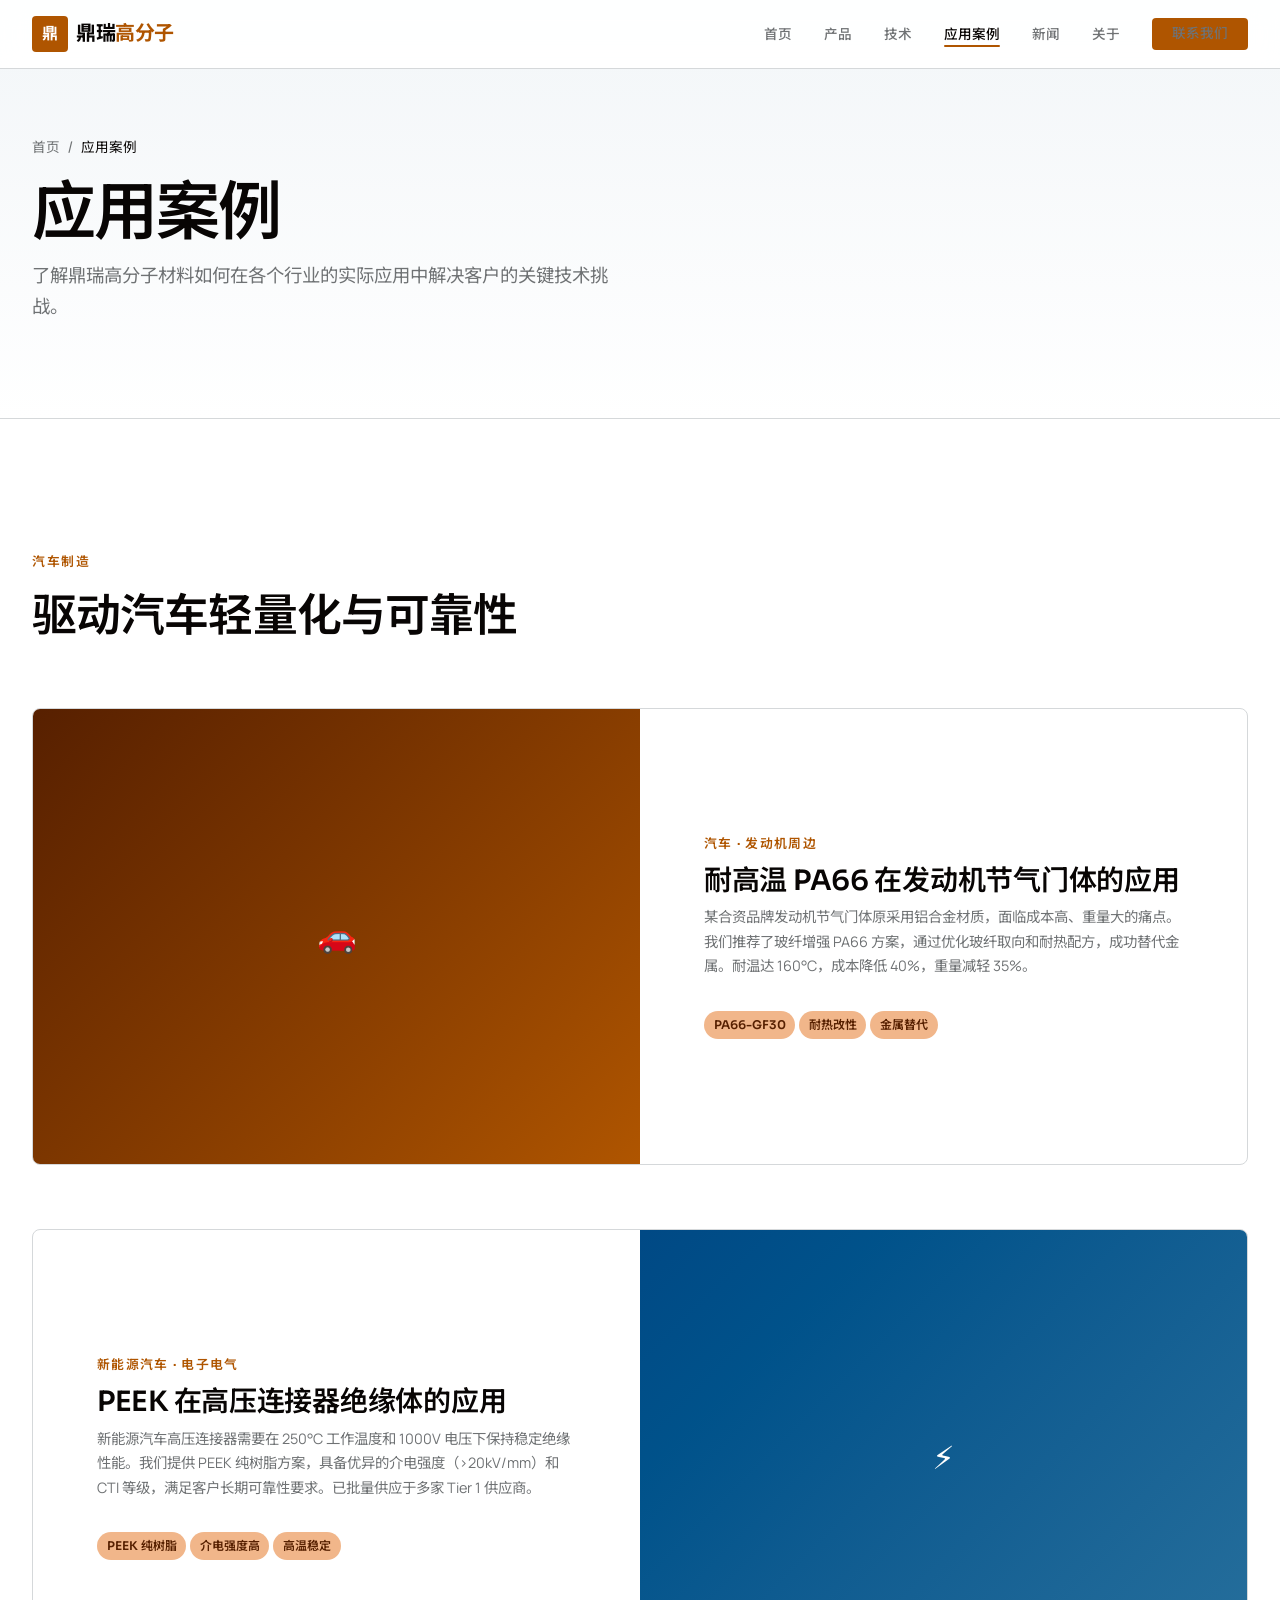
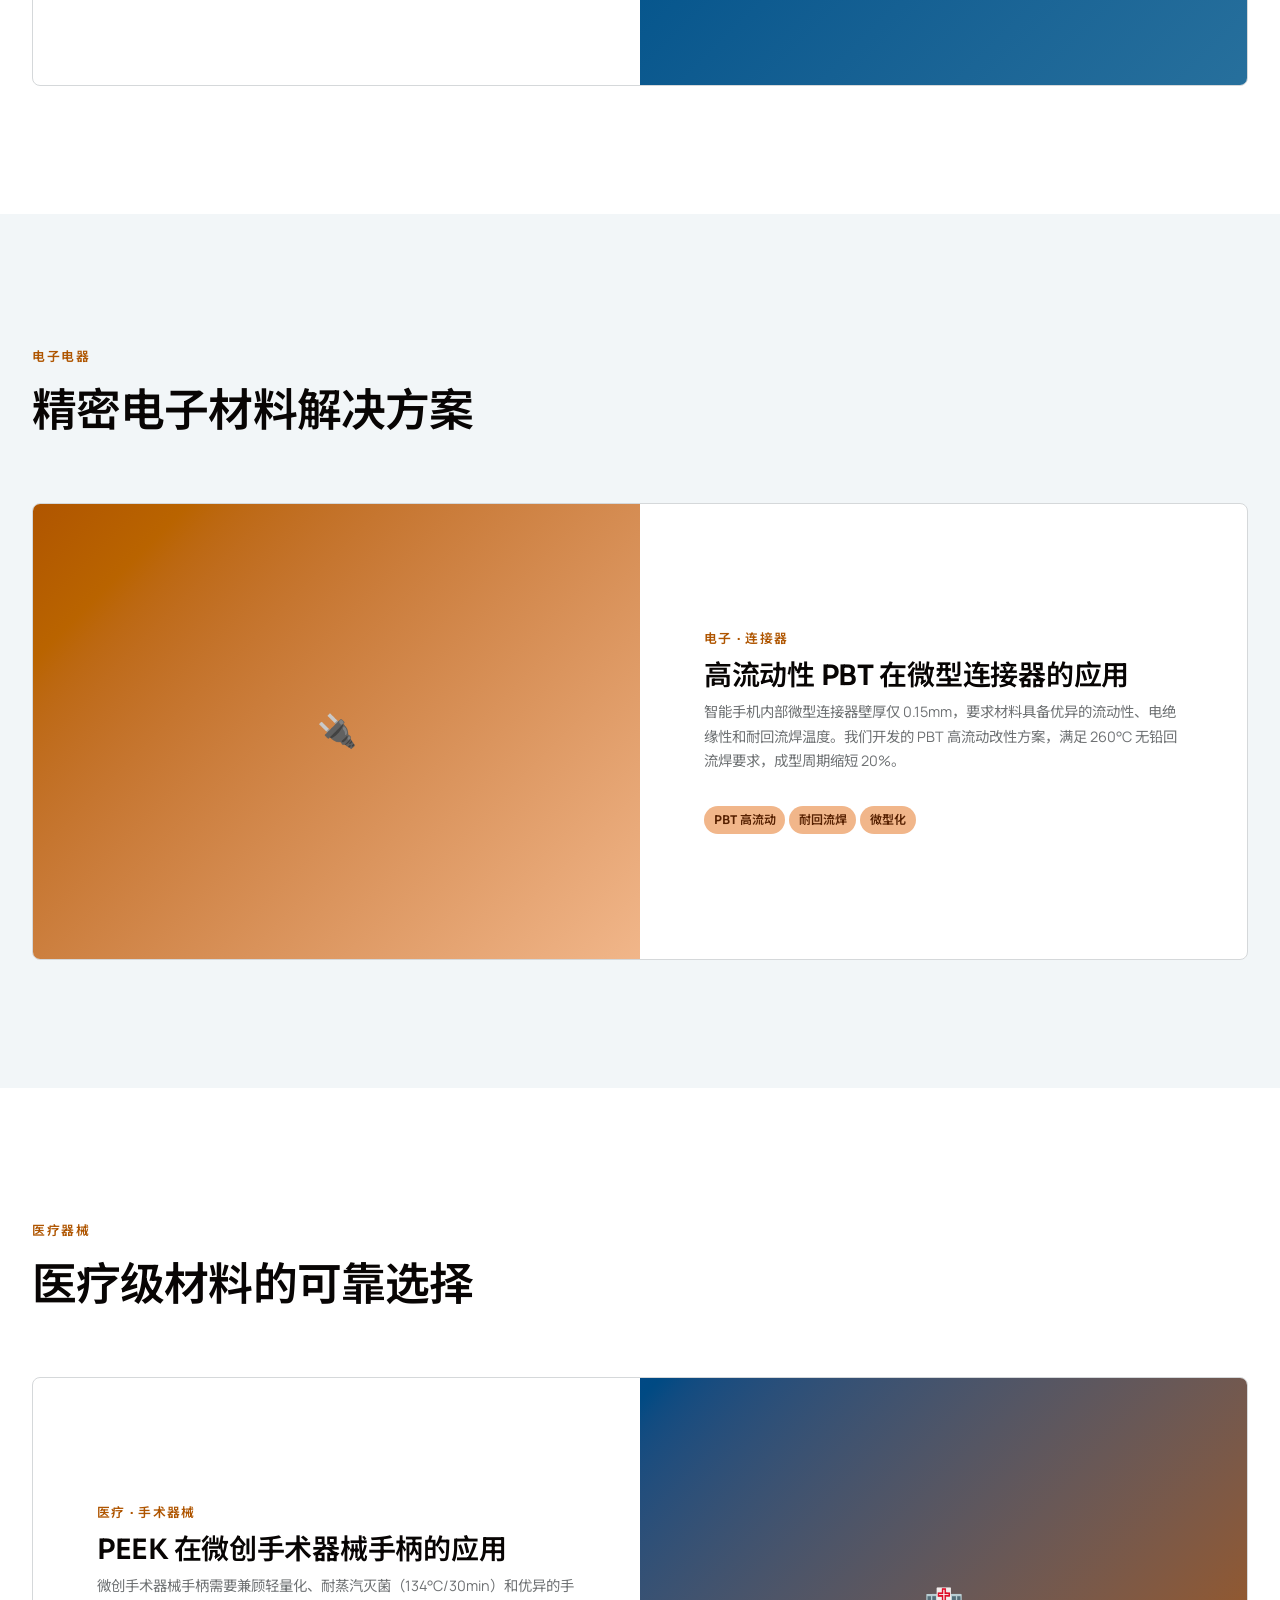
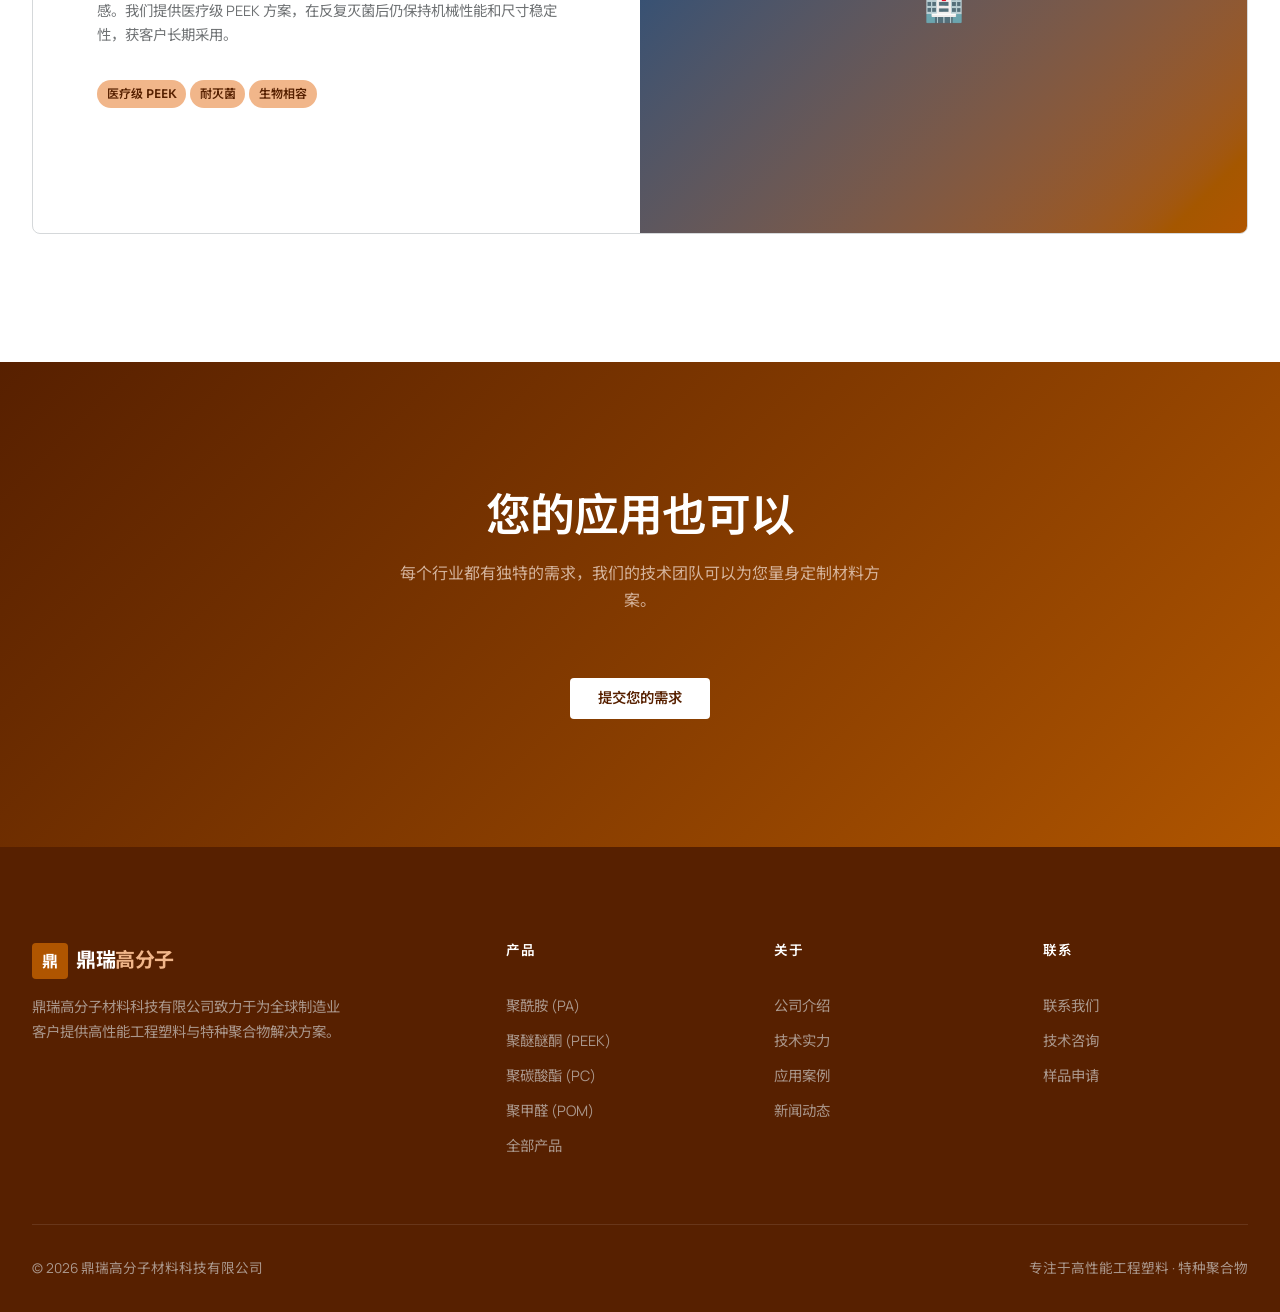
<file: ppt生成/cases.html>
<!DOCTYPE html>
<html lang="zh-CN">
<head>
<meta charset="UTF-8">
<meta name="viewport" content="width=device-width, initial-scale=1.0">
<title>应用案例 — 鼎瑞高分子</title>
<meta name="description" content="鼎瑞高分子材料在汽车制造、电子电器、医疗器械、工业设备等行业的成功应用案例。">
<link rel="preconnect" href="https://fonts.googleapis.com">
<link rel="preconnect" href="https://fonts.gstatic.com" crossorigin>
<link href="https://fonts.googleapis.com/css2?family=Sora:wght@400;500;600;700&family=Manrope:wght@400;500;600;700&family=Noto+Sans+SC:wght@400;500;600;700&display=swap" rel="stylesheet">
<link rel="stylesheet" href="css/style.css">
</head>
<body>

<nav class="nav">
  <div class="nav-inner">
    <a href="index.html" class="nav-logo">
      <div class="nav-logo-mark">鼎</div>
      <div>鼎瑞<span>高分子</span></div>
    </a>
    <ul class="nav-links">
      <li><a href="index.html">首页</a></li>
      <li><a href="products.html">产品</a></li>
      <li><a href="technology.html">技术</a></li>
      <li><a href="cases.html" class="active">应用案例</a></li>
      <li><a href="news.html">新闻</a></li>
      <li><a href="about.html">关于</a></li>
      <li><a href="contact.html" class="btn btn-primary nav-cta">联系我们</a></li>
    </ul>
    <button class="nav-toggle" aria-label="菜单">
      <span></span>
      <span></span>
      <span></span>
    </button>
  </div>
</nav>

<section class="page-header">
  <div class="container">
    <div class="breadcrumb">
      <a href="index.html">首页</a> / <span>应用案例</span>
    </div>
    <h1>应用案例</h1>
    <p>了解鼎瑞高分子材料如何在各个行业的实际应用中解决客户的关键技术挑战。</p>
  </div>
</section>

<section class="section">
  <div class="container">
    <div class="section-header fade-in">
      <span class="kicker">汽车制造</span>
      <h2>驱动汽车轻量化与可靠性</h2>
    </div>
    <div class="case-card fade-in">
      <div class="case-card-image" style="background:linear-gradient(135deg, var(--color-primary-deep), var(--color-primary));color:white;display:flex;align-items:center;justify-content:center;font-family:var(--font-display);font-weight:700;font-size:2rem">🚗</div>
      <div class="case-card-body">
        <div class="industry">汽车 · 发动机周边</div>
        <h3>耐高温 PA66 在发动机节气门体的应用</h3>
        <p>某合资品牌发动机节气门体原采用铝合金材质，面临成本高、重量大的痛点。我们推荐了玻纤增强 PA66 方案，通过优化玻纤取向和耐热配方，成功替代金属。耐温达 160°C，成本降低 40%，重量减轻 35%。</p>
        <div class="product-tags">
          <span class="tag tag-primary">PA66-GF30</span>
          <span class="tag tag-primary">耐热改性</span>
          <span class="tag tag-primary">金属替代</span>
        </div>
      </div>
    </div>
    <div class="case-card fade-in" style="margin-top:var(--space-xl)">
      <div class="case-card-body">
        <div class="industry">新能源汽车 · 电子电气</div>
        <h3>PEEK 在高压连接器绝缘体的应用</h3>
        <p>新能源汽车高压连接器需要在 250°C 工作温度和 1000V 电压下保持稳定绝缘性能。我们提供 PEEK 纯树脂方案，具备优异的介电强度（>20kV/mm）和 CTI 等级，满足客户长期可靠性要求。已批量供应于多家 Tier 1 供应商。</p>
        <div class="product-tags">
          <span class="tag tag-primary">PEEK 纯树脂</span>
          <span class="tag tag-primary">介电强度高</span>
          <span class="tag tag-primary">高温稳定</span>
        </div>
      </div>
      <div class="case-card-image" style="background:linear-gradient(135deg, oklch(0.4 0.12 250), oklch(0.52 0.10 240));color:white;display:flex;align-items:center;justify-content:center;font-family:var(--font-display);font-weight:700;font-size:2rem">⚡</div>
    </div>
  </div>
</section>

<section class="section" style="background:var(--color-surface)">
  <div class="container">
    <div class="section-header fade-in">
      <span class="kicker">电子电器</span>
      <h2>精密电子材料解决方案</h2>
    </div>
    <div class="case-card fade-in">
      <div class="case-card-image" style="background:linear-gradient(135deg, var(--color-primary), var(--color-primary-light));color:white;display:flex;align-items:center;justify-content:center;font-family:var(--font-display);font-weight:700;font-size:2rem">🔌</div>
      <div class="case-card-body">
        <div class="industry">电子 · 连接器</div>
        <h3>高流动性 PBT 在微型连接器的应用</h3>
        <p>智能手机内部微型连接器壁厚仅 0.15mm，要求材料具备优异的流动性、电绝缘性和耐回流焊温度。我们开发的 PBT 高流动改性方案，满足 260°C 无铅回流焊要求，成型周期缩短 20%。</p>
        <div class="product-tags">
          <span class="tag tag-primary">PBT 高流动</span>
          <span class="tag tag-primary">耐回流焊</span>
          <span class="tag tag-primary">微型化</span>
        </div>
      </div>
    </div>
  </div>
</section>

<section class="section">
  <div class="container">
    <div class="section-header fade-in">
      <span class="kicker">医疗器械</span>
      <h2>医疗级材料的可靠选择</h2>
    </div>
    <div class="case-card fade-in">
      <div class="case-card-body">
        <div class="industry">医疗 · 手术器械</div>
        <h3>PEEK 在微创手术器械手柄的应用</h3>
        <p>微创手术器械手柄需要兼顾轻量化、耐蒸汽灭菌（134°C/30min）和优异的手感。我们提供医疗级 PEEK 方案，在反复灭菌后仍保持机械性能和尺寸稳定性，获客户长期采用。</p>
        <div class="product-tags">
          <span class="tag tag-primary">医疗级 PEEK</span>
          <span class="tag tag-primary">耐灭菌</span>
          <span class="tag tag-primary">生物相容</span>
        </div>
      </div>
      <div class="case-card-image" style="background:linear-gradient(135deg, oklch(0.4 0.12 250), oklch(0.55 0.15 58));color:white;display:flex;align-items:center;justify-content:center;font-family:var(--font-display);font-weight:700;font-size:2rem">🏥</div>
    </div>
  </div>
</section>

<section class="cta-section">
  <div class="container">
    <h2>您的应用也可以</h2>
    <p>每个行业都有独特的需求，我们的技术团队可以为您量身定制材料方案。</p>
    <a href="contact.html" class="btn btn-primary">提交您的需求</a>
  </div>
</section>

<footer class="footer">
  <div class="container">
    <div class="footer-grid">
      <div class="footer-brand">
        <a href="index.html" class="nav-logo" style="margin-bottom:var(--space-md)">
          <div class="nav-logo-mark">鼎</div>
          <div style="color:white">鼎瑞<span style="color:var(--color-primary-light)">高分子</span></div>
        </a>
        <p>鼎瑞高分子材料科技有限公司致力于为全球制造业客户提供高性能工程塑料与特种聚合物解决方案。</p>
      </div>
      <div class="footer-col">
        <h4>产品</h4>
        <ul>
          <li><a href="products.html#pa">聚酰胺 (PA)</a></li>
          <li><a href="products.html#peek">聚醚醚酮 (PEEK)</a></li>
          <li><a href="products.html#pc">聚碳酸酯 (PC)</a></li>
          <li><a href="products.html#pom">聚甲醛 (POM)</a></li>
          <li><a href="products.html">全部产品</a></li>
        </ul>
      </div>
      <div class="footer-col">
        <h4>关于</h4>
        <ul>
          <li><a href="about.html">公司介绍</a></li>
          <li><a href="technology.html">技术实力</a></li>
          <li><a href="cases.html">应用案例</a></li>
          <li><a href="news.html">新闻动态</a></li>
        </ul>
      </div>
      <div class="footer-col">
        <h4>联系</h4>
        <ul>
          <li><a href="contact.html">联系我们</a></li>
          <li><a href="contact.html">技术咨询</a></li>
          <li><a href="contact.html">样品申请</a></li>
        </ul>
      </div>
    </div>
    <div class="footer-bottom">
      <span>© 2026 鼎瑞高分子材料科技有限公司</span>
      <span>专注于高性能工程塑料 · 特种聚合物</span>
    </div>
  </div>
</footer>

<script src="js/main.js"></script>
</body>
</html>
</body></html>
</file>
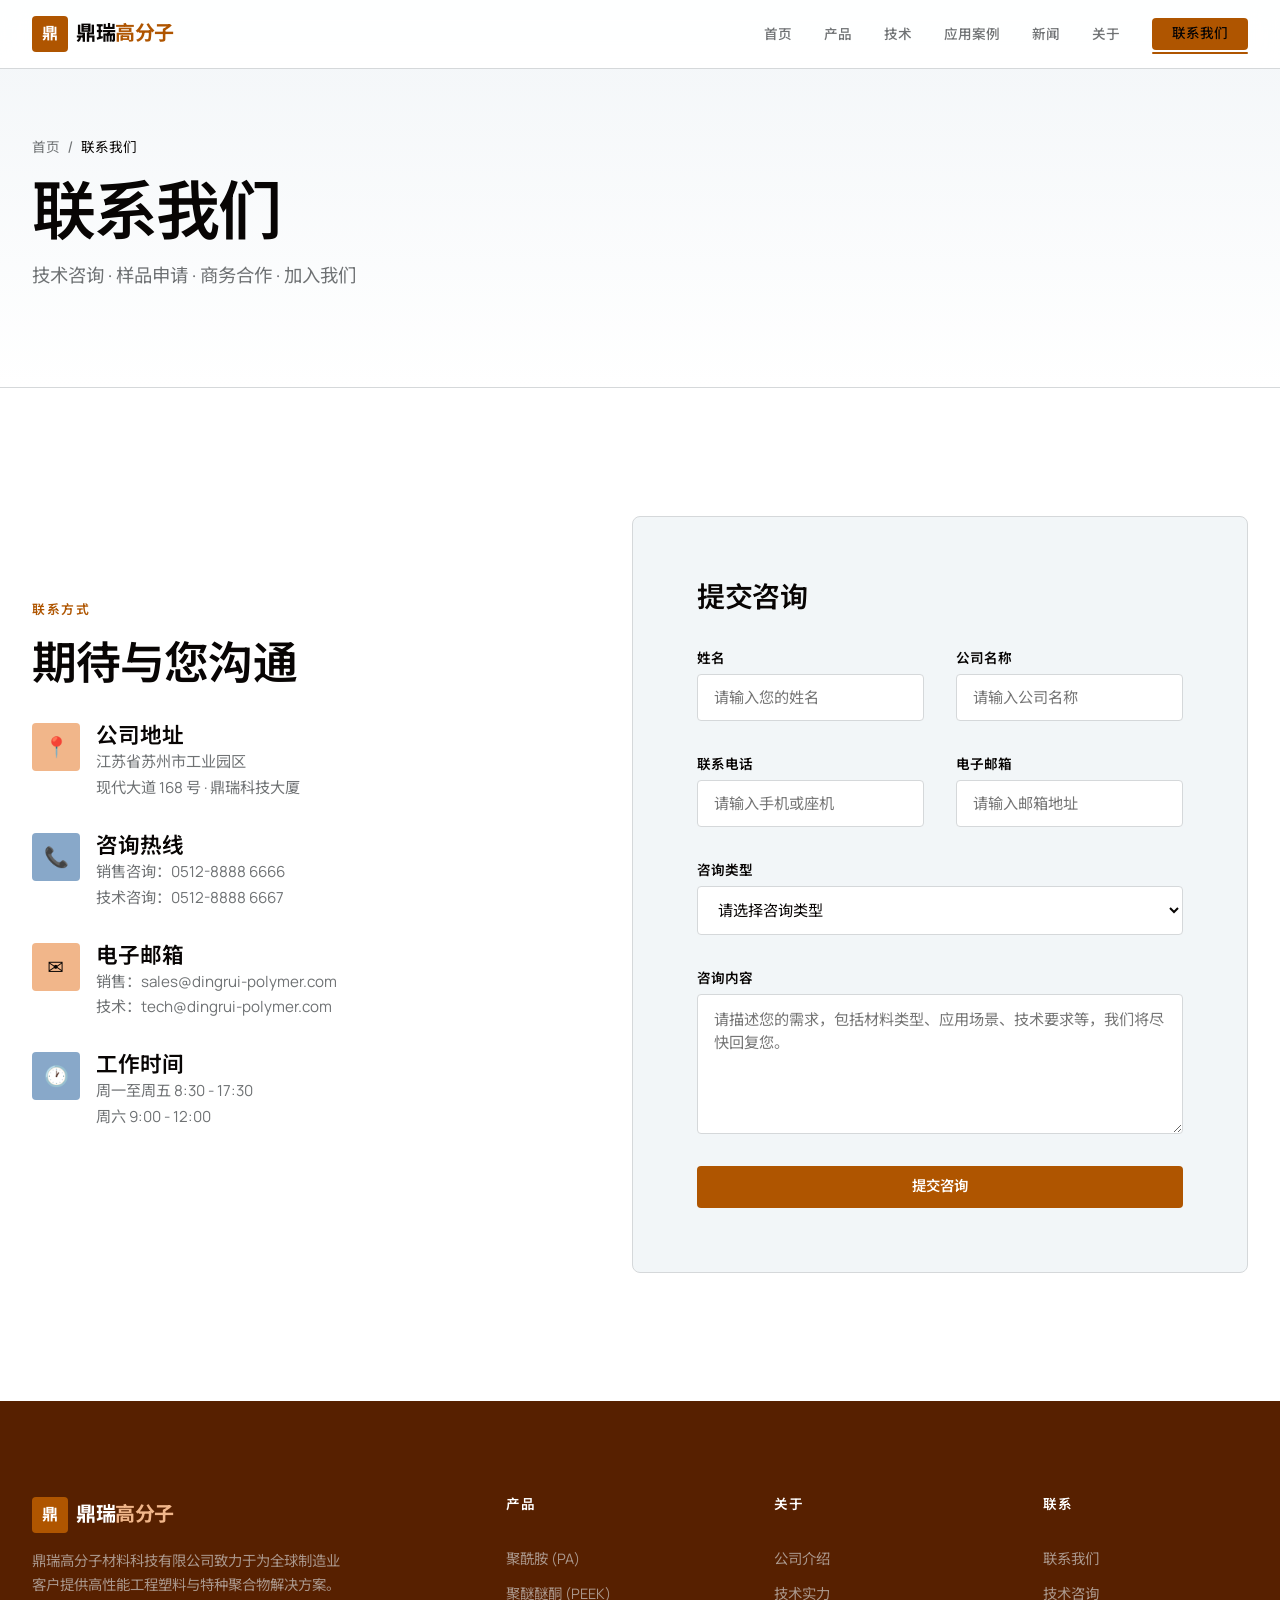
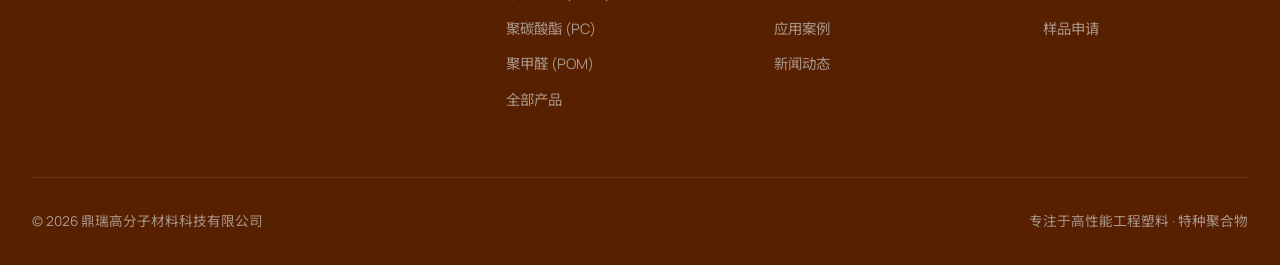
<file: ppt生成/contact.html>
<!DOCTYPE html>
<html lang="zh-CN">
<head>
<meta charset="UTF-8">
<meta name="viewport" content="width=device-width, initial-scale=1.0">
<title>联系我们 — 鼎瑞高分子</title>
<meta name="description" content="联系鼎瑞高分子——提交技术咨询、样品申请或商务合作需求。">
<link rel="preconnect" href="https://fonts.googleapis.com">
<link rel="preconnect" href="https://fonts.gstatic.com" crossorigin>
<link href="https://fonts.googleapis.com/css2?family=Sora:wght@400;500;600;700&family=Manrope:wght@400;500;600;700&family=Noto+Sans+SC:wght@400;500;600;700&display=swap" rel="stylesheet">
<link rel="stylesheet" href="css/style.css">
</head>
<body>

<nav class="nav">
  <div class="nav-inner">
    <a href="index.html" class="nav-logo">
      <div class="nav-logo-mark">鼎</div>
      <div>鼎瑞<span>高分子</span></div>
    </a>
    <ul class="nav-links">
      <li><a href="index.html">首页</a></li>
      <li><a href="products.html">产品</a></li>
      <li><a href="technology.html">技术</a></li>
      <li><a href="cases.html">应用案例</a></li>
      <li><a href="news.html">新闻</a></li>
      <li><a href="about.html">关于</a></li>
      <li><a href="contact.html" class="active btn btn-primary nav-cta">联系我们</a></li>
    </ul>
    <button class="nav-toggle" aria-label="菜单">
      <span></span>
      <span></span>
      <span></span>
    </button>
  </div>
</nav>

<section class="page-header">
  <div class="container">
    <div class="breadcrumb">
      <a href="index.html">首页</a> / <span>联系我们</span>
    </div>
    <h1>联系我们</h1>
    <p>技术咨询 · 样品申请 · 商务合作 · 加入我们</p>
  </div>
</section>

<section class="section">
  <div class="container">
    <div class="split">
      <div class="fade-in-left">
        <span class="kicker">联系方式</span>
        <h2 style="margin-bottom:var(--space-lg)">期待与您沟通</h2>

        <div style="display:flex;flex-direction:column;gap:var(--space-lg);margin-bottom:var(--space-xl)">
          <div style="display:flex;gap:var(--space-md)">
            <div style="width:48px;height:48px;border-radius:var(--radius-sm);background:var(--color-primary-light);display:flex;align-items:center;justify-content:center;flex-shrink:0;font-size:1.25rem">📍</div>
            <div>
              <h4>公司地址</h4>
              <p style="color:var(--color-muted);font-size:0.95rem">
                江苏省苏州市工业园区<br>
                现代大道 168 号 · 鼎瑞科技大厦
              </p>
            </div>
          </div>
          <div style="display:flex;gap:var(--space-md)">
            <div style="width:48px;height:48px;border-radius:var(--radius-sm);background:var(--color-accent-light);display:flex;align-items:center;justify-content:center;flex-shrink:0;font-size:1.25rem">📞</div>
            <div>
              <h4>咨询热线</h4>
              <p style="color:var(--color-muted);font-size:0.95rem">
                销售咨询：0512-8888 6666<br>
                技术咨询：0512-8888 6667
              </p>
            </div>
          </div>
          <div style="display:flex;gap:var(--space-md)">
            <div style="width:48px;height:48px;border-radius:var(--radius-sm);background:var(--color-primary-light);display:flex;align-items:center;justify-content:center;flex-shrink:0;font-size:1.25rem">✉️</div>
            <div>
              <h4>电子邮箱</h4>
              <p style="color:var(--color-muted);font-size:0.95rem">
                销售：sales@dingrui-polymer.com<br>
                技术：tech@dingrui-polymer.com
              </p>
            </div>
          </div>
          <div style="display:flex;gap:var(--space-md)">
            <div style="width:48px;height:48px;border-radius:var(--radius-sm);background:var(--color-accent-light);display:flex;align-items:center;justify-content:center;flex-shrink:0;font-size:1.25rem">🕐</div>
            <div>
              <h4>工作时间</h4>
              <p style="color:var(--color-muted);font-size:0.95rem">
                周一至周五 8:30 - 17:30<br>
                周六 9:00 - 12:00
              </p>
            </div>
          </div>
        </div>
      </div>

      <div class="fade-in-right">
        <div style="background:var(--color-surface);border:1px solid var(--color-border);border-radius:var(--radius-md);padding:var(--space-xl)">
          <h3 style="margin-bottom:var(--space-lg)">提交咨询</h3>
          <form class="contact-form">
            <div class="form-row">
              <div class="form-group">
                <label for="name">姓名</label>
                <input type="text" id="name" placeholder="请输入您的姓名">
              </div>
              <div class="form-group">
                <label for="company">公司名称</label>
                <input type="text" id="company" placeholder="请输入公司名称">
              </div>
            </div>
            <div class="form-row">
              <div class="form-group">
                <label for="phone">联系电话</label>
                <input type="tel" id="phone" placeholder="请输入手机或座机">
              </div>
              <div class="form-group">
                <label for="email">电子邮箱</label>
                <input type="email" id="email" placeholder="请输入邮箱地址">
              </div>
            </div>
            <div class="form-group">
              <label for="subject">咨询类型</label>
              <select id="subject">
                <option value="">请选择咨询类型</option>
                <option>产品咨询</option>
                <option>技术咨询</option>
                <option>样品申请</option>
                <option>商务合作</option>
                <option>其他</option>
              </select>
            </div>
            <div class="form-group">
              <label for="message">咨询内容</label>
              <textarea id="message" placeholder="请描述您的需求，包括材料类型、应用场景、技术要求等，我们将尽快回复您。"></textarea>
            </div>
            <button type="submit" class="btn btn-primary" style="justify-content:center">提交咨询</button>
          </form>
        </div>
      </div>
    </div>
  </div>
</section>

<footer class="footer">
  <div class="container">
    <div class="footer-grid">
      <div class="footer-brand">
        <a href="index.html" class="nav-logo" style="margin-bottom:var(--space-md)">
          <div class="nav-logo-mark">鼎</div>
          <div style="color:white">鼎瑞<span style="color:var(--color-primary-light)">高分子</span></div>
        </a>
        <p>鼎瑞高分子材料科技有限公司致力于为全球制造业客户提供高性能工程塑料与特种聚合物解决方案。</p>
      </div>
      <div class="footer-col">
        <h4>产品</h4>
        <ul>
          <li><a href="products.html#pa">聚酰胺 (PA)</a></li>
          <li><a href="products.html#peek">聚醚醚酮 (PEEK)</a></li>
          <li><a href="products.html#pc">聚碳酸酯 (PC)</a></li>
          <li><a href="products.html#pom">聚甲醛 (POM)</a></li>
          <li><a href="products.html">全部产品</a></li>
        </ul>
      </div>
      <div class="footer-col">
        <h4>关于</h4>
        <ul>
          <li><a href="about.html">公司介绍</a></li>
          <li><a href="technology.html">技术实力</a></li>
          <li><a href="cases.html">应用案例</a></li>
          <li><a href="news.html">新闻动态</a></li>
        </ul>
      </div>
      <div class="footer-col">
        <h4>联系</h4>
        <ul>
          <li><a href="contact.html">联系我们</a></li>
          <li><a href="contact.html">技术咨询</a></li>
          <li><a href="contact.html">样品申请</a></li>
        </ul>
      </div>
    </div>
    <div class="footer-bottom">
      <span>© 2026 鼎瑞高分子材料科技有限公司</span>
      <span>专注于高性能工程塑料 · 特种聚合物</span>
    </div>
  </div>
</footer>

<script src="js/main.js"></script>
</body>
</html>
</body></html>
</file>
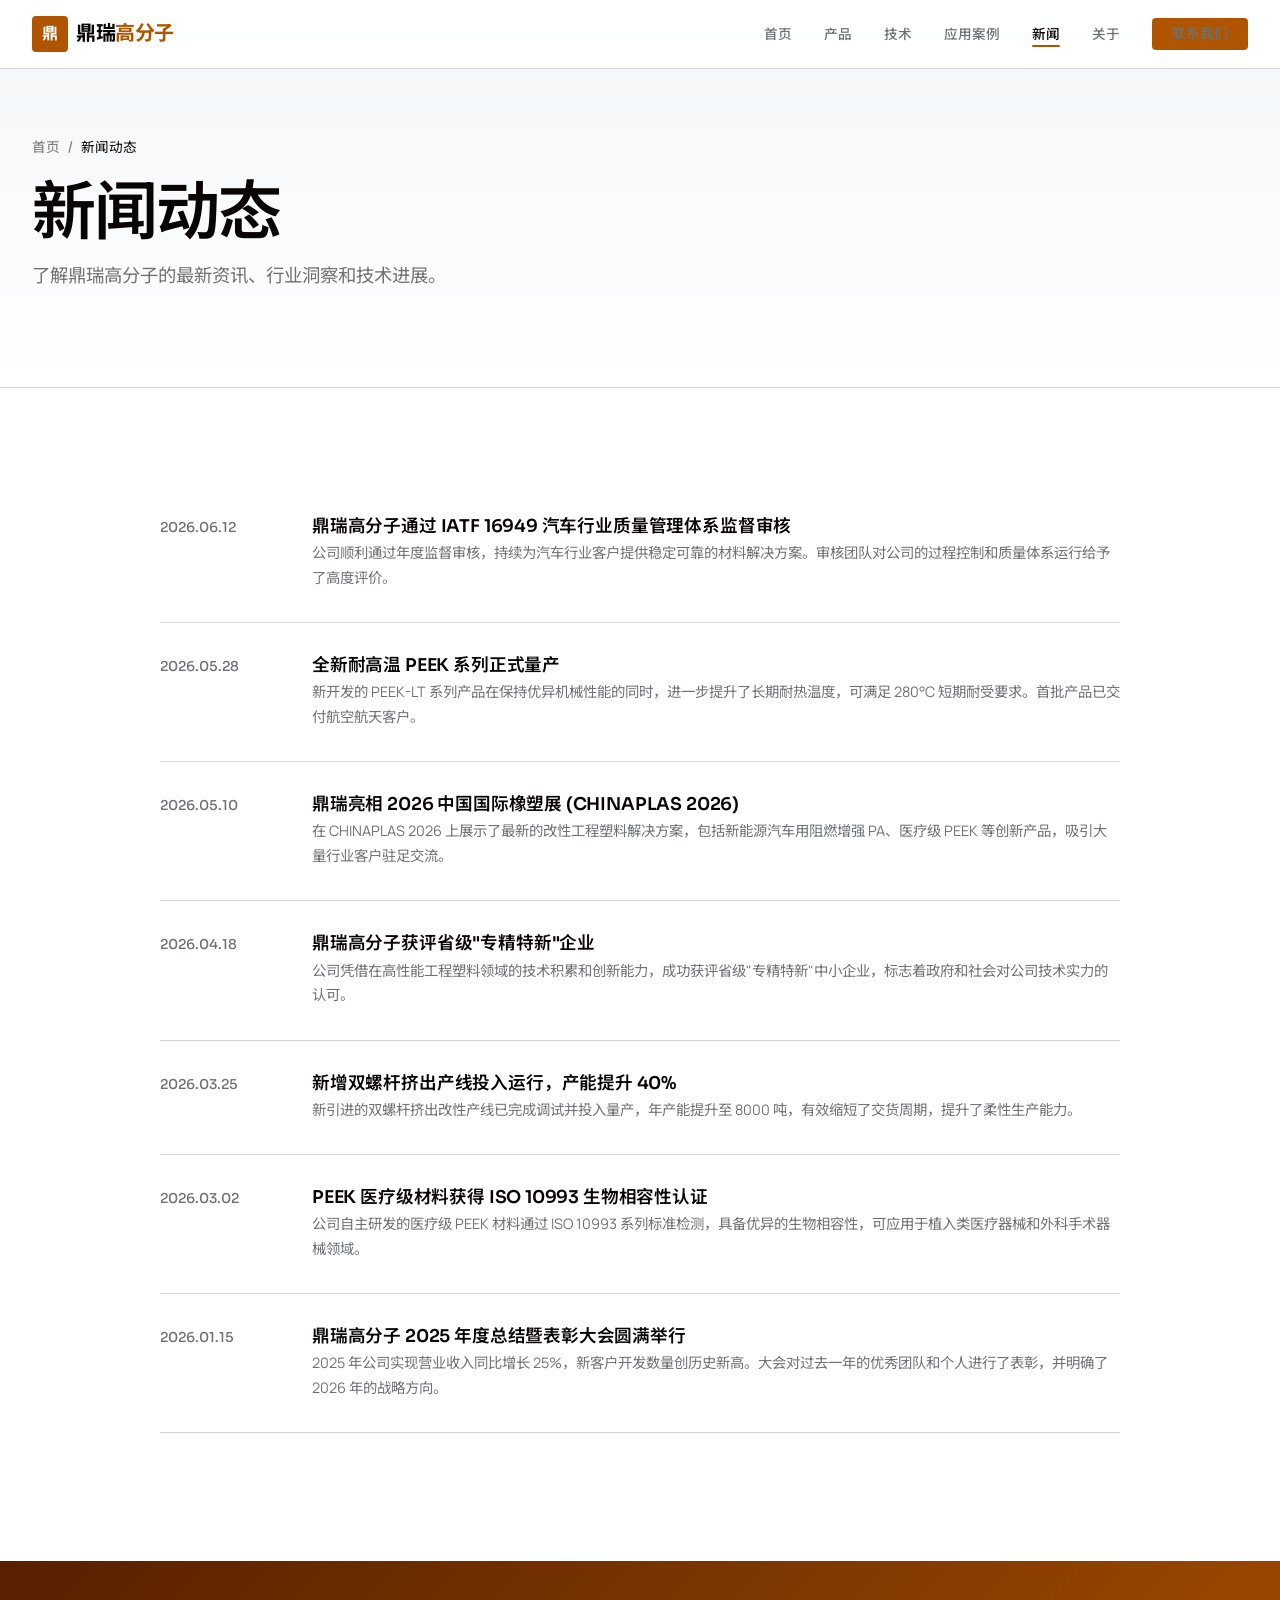
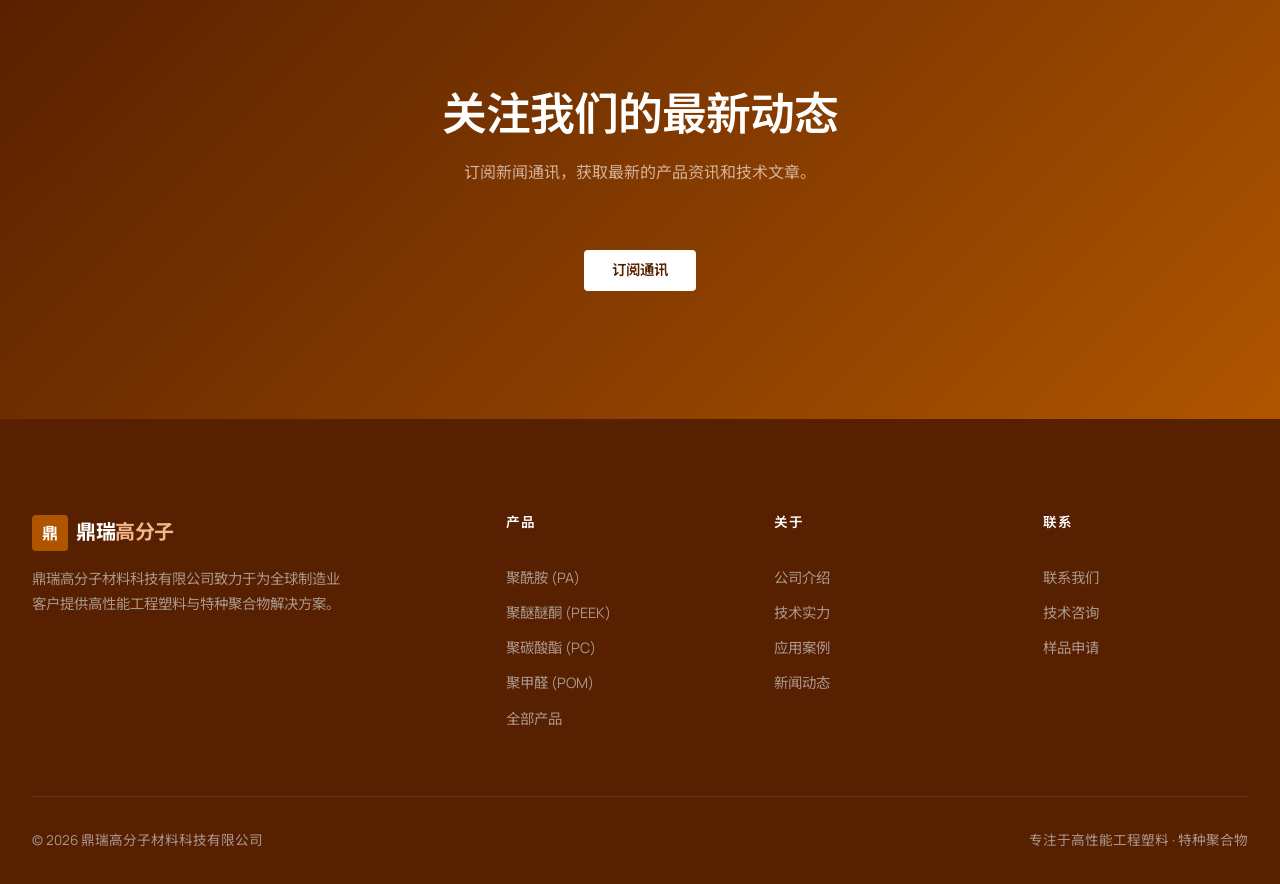
<file: ppt生成/news.html>
<!DOCTYPE html>
<html lang="zh-CN">
<head>
<meta charset="UTF-8">
<meta name="viewport" content="width=device-width, initial-scale=1.0">
<title>新闻动态 — 鼎瑞高分子</title>
<meta name="description" content="鼎瑞高分子材料科技有限公司最新新闻、行业动态和技术资讯。">
<link rel="preconnect" href="https://fonts.googleapis.com">
<link rel="preconnect" href="https://fonts.gstatic.com" crossorigin>
<link href="https://fonts.googleapis.com/css2?family=Sora:wght@400;500;600;700&family=Manrope:wght@400;500;600;700&family=Noto+Sans+SC:wght@400;500;600;700&display=swap" rel="stylesheet">
<link rel="stylesheet" href="css/style.css">
</head>
<body>

<nav class="nav">
  <div class="nav-inner">
    <a href="index.html" class="nav-logo">
      <div class="nav-logo-mark">鼎</div>
      <div>鼎瑞<span>高分子</span></div>
    </a>
    <ul class="nav-links">
      <li><a href="index.html">首页</a></li>
      <li><a href="products.html">产品</a></li>
      <li><a href="technology.html">技术</a></li>
      <li><a href="cases.html">应用案例</a></li>
      <li><a href="news.html" class="active">新闻</a></li>
      <li><a href="about.html">关于</a></li>
      <li><a href="contact.html" class="btn btn-primary nav-cta">联系我们</a></li>
    </ul>
    <button class="nav-toggle" aria-label="菜单">
      <span></span>
      <span></span>
      <span></span>
    </button>
  </div>
</nav>

<section class="page-header">
  <div class="container">
    <div class="breadcrumb">
      <a href="index.html">首页</a> / <span>新闻动态</span>
    </div>
    <h1>新闻动态</h1>
    <p>了解鼎瑞高分子的最新资讯、行业洞察和技术进展。</p>
  </div>
</section>

<section class="section">
  <div class="container">
    <div style="max-width:var(--container-narrow);margin:0 auto">
      <article class="news-card fade-in">
        <time class="news-date">2026.06.12</time>
        <div>
          <h3>鼎瑞高分子通过 IATF 16949 汽车行业质量管理体系监督审核</h3>
          <p>公司顺利通过年度监督审核，持续为汽车行业客户提供稳定可靠的材料解决方案。审核团队对公司的过程控制和质量体系运行给予了高度评价。</p>
        </div>
      </article>
      <article class="news-card fade-in">
        <time class="news-date">2026.05.28</time>
        <div>
          <h3>全新耐高温 PEEK 系列正式量产</h3>
          <p>新开发的 PEEK-LT 系列产品在保持优异机械性能的同时，进一步提升了长期耐热温度，可满足 280°C 短期耐受要求。首批产品已交付航空航天客户。</p>
        </div>
      </article>
      <article class="news-card fade-in">
        <time class="news-date">2026.05.10</time>
        <div>
          <h3>鼎瑞亮相 2026 中国国际橡塑展 (CHINAPLAS 2026)</h3>
          <p>在 CHINAPLAS 2026 上展示了最新的改性工程塑料解决方案，包括新能源汽车用阻燃增强 PA、医疗级 PEEK 等创新产品，吸引大量行业客户驻足交流。</p>
        </div>
      </article>
      <article class="news-card fade-in">
        <time class="news-date">2026.04.18</time>
        <div>
          <h3>鼎瑞高分子获评省级"专精特新"企业</h3>
          <p>公司凭借在高性能工程塑料领域的技术积累和创新能力，成功获评省级"专精特新"中小企业，标志着政府和社会对公司技术实力的认可。</p>
        </div>
      </article>
      <article class="news-card fade-in">
        <time class="news-date">2026.03.25</time>
        <div>
          <h3>新增双螺杆挤出产线投入运行，产能提升 40%</h3>
          <p>新引进的双螺杆挤出改性产线已完成调试并投入量产，年产能提升至 8000 吨，有效缩短了交货周期，提升了柔性生产能力。</p>
        </div>
      </article>
      <article class="news-card fade-in">
        <time class="news-date">2026.03.02</time>
        <div>
          <h3>PEEK 医疗级材料获得 ISO 10993 生物相容性认证</h3>
          <p>公司自主研发的医疗级 PEEK 材料通过 ISO 10993 系列标准检测，具备优异的生物相容性，可应用于植入类医疗器械和外科手术器械领域。</p>
        </div>
      </article>
      <article class="news-card fade-in">
        <time class="news-date">2026.01.15</time>
        <div>
          <h3>鼎瑞高分子 2025 年度总结暨表彰大会圆满举行</h3>
          <p>2025 年公司实现营业收入同比增长 25%，新客户开发数量创历史新高。大会对过去一年的优秀团队和个人进行了表彰，并明确了 2026 年的战略方向。</p>
        </div>
      </article>
    </div>
  </div>
</section>

<section class="cta-section">
  <div class="container">
    <h2>关注我们的最新动态</h2>
    <p>订阅新闻通讯，获取最新的产品资讯和技术文章。</p>
    <a href="contact.html" class="btn btn-primary">订阅通讯</a>
  </div>
</section>

<footer class="footer">
  <div class="container">
    <div class="footer-grid">
      <div class="footer-brand">
        <a href="index.html" class="nav-logo" style="margin-bottom:var(--space-md)">
          <div class="nav-logo-mark">鼎</div>
          <div style="color:white">鼎瑞<span style="color:var(--color-primary-light)">高分子</span></div>
        </a>
        <p>鼎瑞高分子材料科技有限公司致力于为全球制造业客户提供高性能工程塑料与特种聚合物解决方案。</p>
      </div>
      <div class="footer-col">
        <h4>产品</h4>
        <ul>
          <li><a href="products.html#pa">聚酰胺 (PA)</a></li>
          <li><a href="products.html#peek">聚醚醚酮 (PEEK)</a></li>
          <li><a href="products.html#pc">聚碳酸酯 (PC)</a></li>
          <li><a href="products.html#pom">聚甲醛 (POM)</a></li>
          <li><a href="products.html">全部产品</a></li>
        </ul>
      </div>
      <div class="footer-col">
        <h4>关于</h4>
        <ul>
          <li><a href="about.html">公司介绍</a></li>
          <li><a href="technology.html">技术实力</a></li>
          <li><a href="cases.html">应用案例</a></li>
          <li><a href="news.html">新闻动态</a></li>
        </ul>
      </div>
      <div class="footer-col">
        <h4>联系</h4>
        <ul>
          <li><a href="contact.html">联系我们</a></li>
          <li><a href="contact.html">技术咨询</a></li>
          <li><a href="contact.html">样品申请</a></li>
        </ul>
      </div>
    </div>
    <div class="footer-bottom">
      <span>© 2026 鼎瑞高分子材料科技有限公司</span>
      <span>专注于高性能工程塑料 · 特种聚合物</span>
    </div>
  </div>
</footer>

<script src="js/main.js"></script>
</body>
</html>
</body></html>
</file>
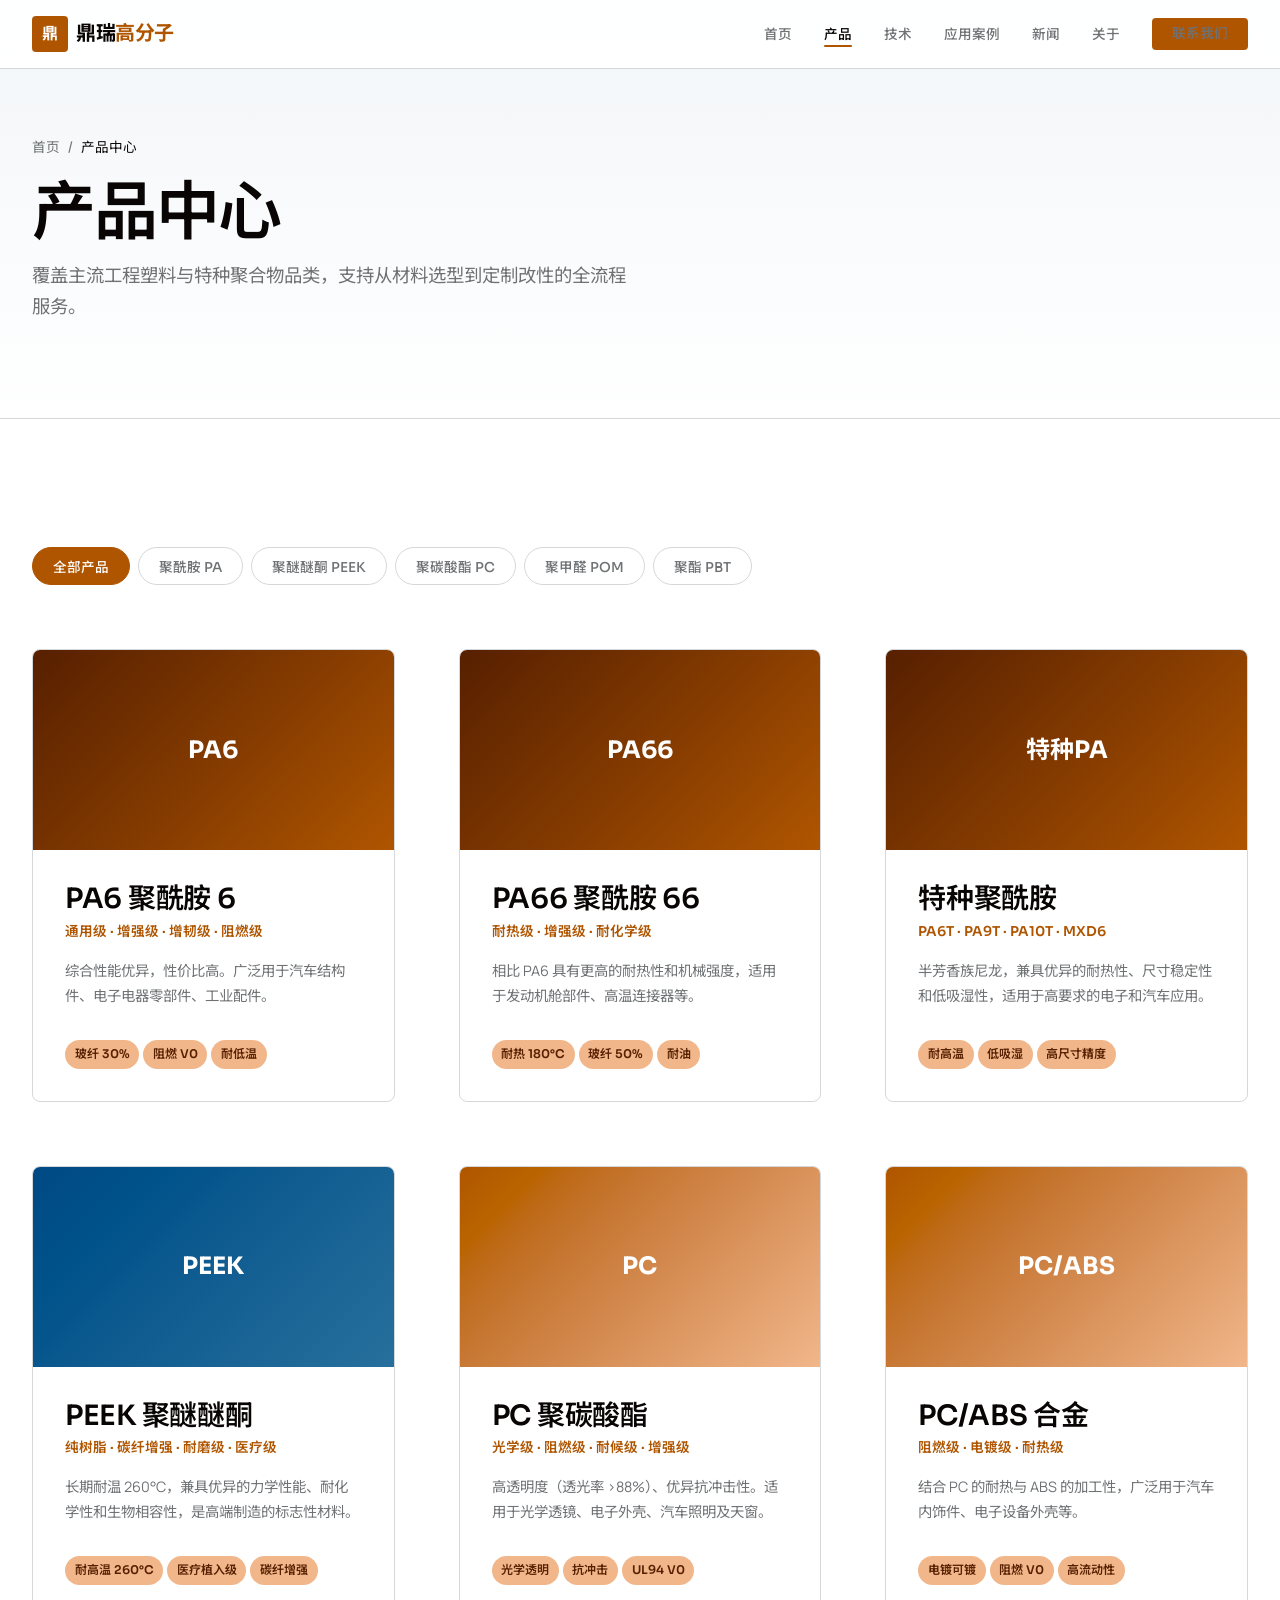
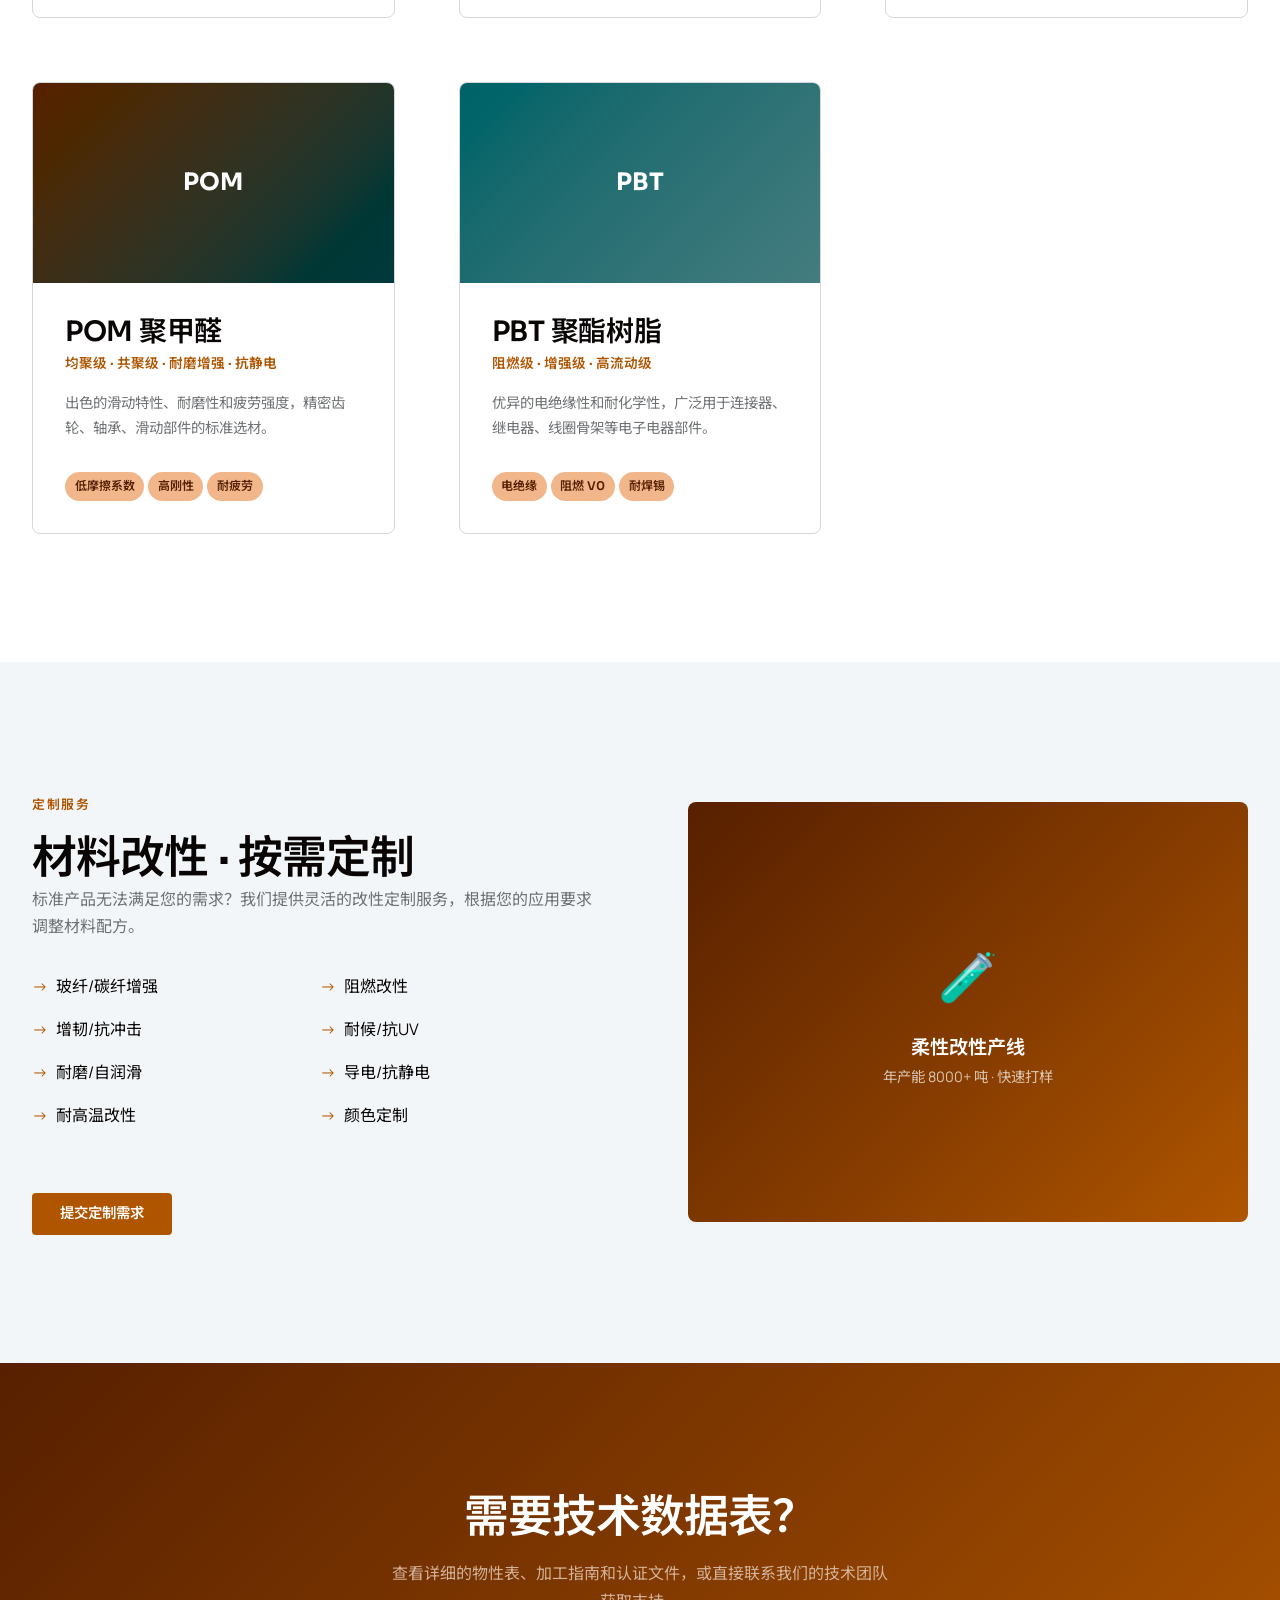
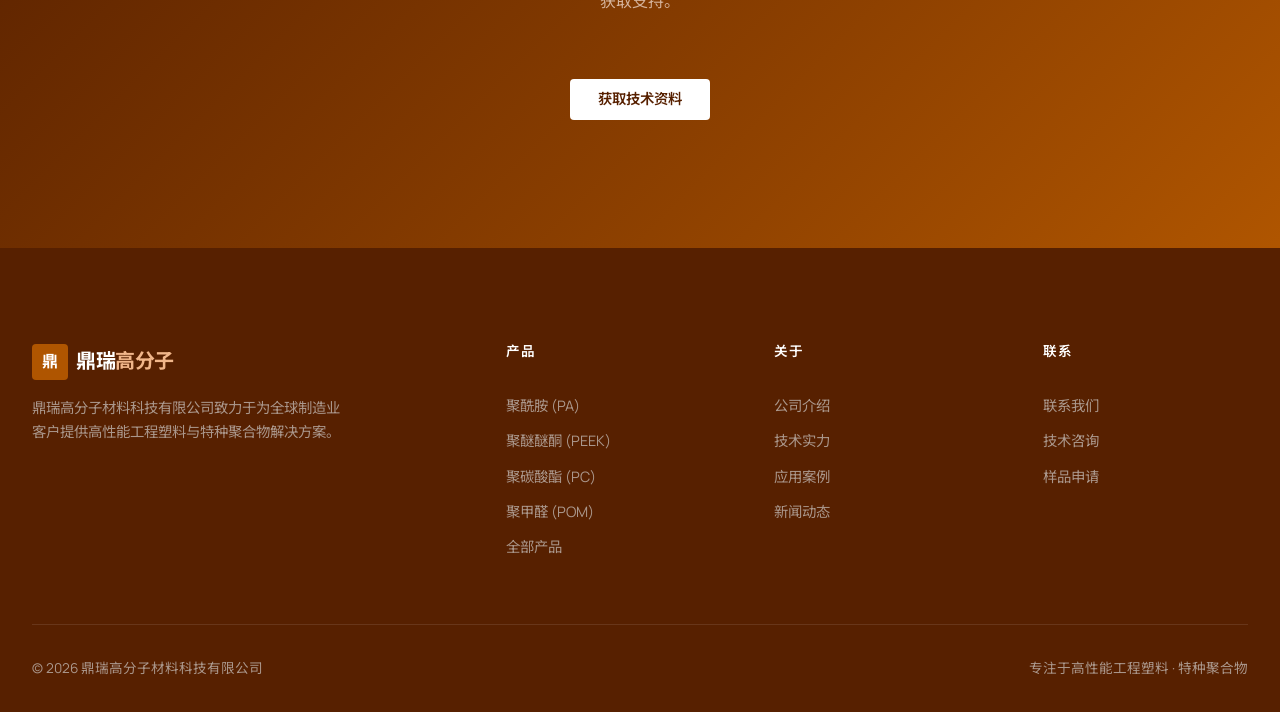
<file: ppt生成/products.html>
<!DOCTYPE html>
<html lang="zh-CN">
<head>
<meta charset="UTF-8">
<meta name="viewport" content="width=device-width, initial-scale=1.0">
<title>产品中心 — 鼎瑞高分子</title>
<meta name="description" content="鼎瑞高分子产品线覆盖 PA6/PA66、PEEK、PC、POM、PBT 等工程塑料与特种聚合物，支持定制改性。">
<link rel="preconnect" href="https://fonts.googleapis.com">
<link rel="preconnect" href="https://fonts.gstatic.com" crossorigin>
<link href="https://fonts.googleapis.com/css2?family=Sora:wght@400;500;600;700&family=Manrope:wght@400;500;600;700&family=Noto+Sans+SC:wght@400;500;600;700&display=swap" rel="stylesheet">
<link rel="stylesheet" href="css/style.css">
</head>
<body>

<nav class="nav">
  <div class="nav-inner">
    <a href="index.html" class="nav-logo">
      <div class="nav-logo-mark">鼎</div>
      <div>鼎瑞<span>高分子</span></div>
    </a>
    <ul class="nav-links">
      <li><a href="index.html">首页</a></li>
      <li><a href="products.html" class="active">产品</a></li>
      <li><a href="technology.html">技术</a></li>
      <li><a href="cases.html">应用案例</a></li>
      <li><a href="news.html">新闻</a></li>
      <li><a href="about.html">关于</a></li>
      <li><a href="contact.html" class="btn btn-primary nav-cta">联系我们</a></li>
    </ul>
    <button class="nav-toggle" aria-label="菜单">
      <span></span>
      <span></span>
      <span></span>
    </button>
  </div>
</nav>

<section class="page-header">
  <div class="container">
    <div class="breadcrumb">
      <a href="index.html">首页</a> / <span>产品中心</span>
    </div>
    <h1>产品中心</h1>
    <p>覆盖主流工程塑料与特种聚合物品类，支持从材料选型到定制改性的全流程服务。</p>
  </div>
</section>

<section class="section">
  <div class="container">
    <div class="filter-bar fade-in">
      <button class="filter-btn active" data-filter="all">全部产品</button>
      <button class="filter-btn" data-filter="pa">聚酰胺 PA</button>
      <button class="filter-btn" data-filter="peek">聚醚醚酮 PEEK</button>
      <button class="filter-btn" data-filter="pc">聚碳酸酯 PC</button>
      <button class="filter-btn" data-filter="pom">聚甲醛 POM</button>
      <button class="filter-btn" data-filter="pbt">聚酯 PBT</button>
    </div>

    <div class="grid-auto stagger">
      <div class="product-card fade-in" data-category="pa">
        <div class="product-card-image" style="background:linear-gradient(135deg, var(--color-primary-deep), var(--color-primary));color:white;font-family:var(--font-display);font-weight:700;font-size:1.5rem">PA6</div>
        <div class="product-card-body">
          <h3>PA6 聚酰胺 6</h3>
          <div class="subtitle">通用级 · 增强级 · 增韧级 · 阻燃级</div>
          <p>综合性能优异，性价比高。广泛用于汽车结构件、电子电器零部件、工业配件。</p>
          <div class="product-tags"><span class="tag tag-primary">玻纤 30%</span><span class="tag tag-primary">阻燃 V0</span><span class="tag tag-primary">耐低温</span></div>
        </div>
      </div>
      <div class="product-card fade-in" data-category="pa">
        <div class="product-card-image" style="background:linear-gradient(135deg, var(--color-primary-deep), var(--color-primary));color:white;font-family:var(--font-display);font-weight:700;font-size:1.5rem">PA66</div>
        <div class="product-card-body">
          <h3>PA66 聚酰胺 66</h3>
          <div class="subtitle">耐热级 · 增强级 · 耐化学级</div>
          <p>相比 PA6 具有更高的耐热性和机械强度，适用于发动机舱部件、高温连接器等。</p>
          <div class="product-tags"><span class="tag tag-primary">耐热 180°C</span><span class="tag tag-primary">玻纤 50%</span><span class="tag tag-primary">耐油</span></div>
        </div>
      </div>
      <div class="product-card fade-in" data-category="pa">
        <div class="product-card-image" style="background:linear-gradient(135deg, var(--color-primary-deep), var(--color-primary));color:white;font-family:var(--font-display);font-weight:700;font-size:1.5rem">特种PA</div>
        <div class="product-card-body">
          <h3>特种聚酰胺</h3>
          <div class="subtitle">PA6T · PA9T · PA10T · MXD6</div>
          <p>半芳香族尼龙，兼具优异的耐热性、尺寸稳定性和低吸湿性，适用于高要求的电子和汽车应用。</p>
          <div class="product-tags"><span class="tag tag-primary">耐高温</span><span class="tag tag-primary">低吸湿</span><span class="tag tag-primary">高尺寸精度</span></div>
        </div>
      </div>
      <div class="product-card fade-in" data-category="peek">
        <div class="product-card-image" style="background:linear-gradient(135deg, oklch(0.4 0.12 250), oklch(0.52 0.10 240));color:white;font-family:var(--font-display);font-weight:700;font-size:1.5rem">PEEK</div>
        <div class="product-card-body">
          <h3>PEEK 聚醚醚酮</h3>
          <div class="subtitle">纯树脂 · 碳纤增强 · 耐磨级 · 医疗级</div>
          <p>长期耐温 260°C，兼具优异的力学性能、耐化学性和生物相容性，是高端制造的标志性材料。</p>
          <div class="product-tags"><span class="tag tag-primary">耐高温 260°C</span><span class="tag tag-primary">医疗植入级</span><span class="tag tag-primary">碳纤增强</span></div>
        </div>
      </div>
      <div class="product-card fade-in" data-category="pc">
        <div class="product-card-image" style="background:linear-gradient(135deg, var(--color-primary), var(--color-primary-light));color:white;font-family:var(--font-display);font-weight:700;font-size:1.5rem">PC</div>
        <div class="product-card-body">
          <h3>PC 聚碳酸酯</h3>
          <div class="subtitle">光学级 · 阻燃级 · 耐候级 · 增强级</div>
          <p>高透明度（透光率 >88%）、优异抗冲击性。适用于光学透镜、电子外壳、汽车照明及天窗。</p>
          <div class="product-tags"><span class="tag tag-primary">光学透明</span><span class="tag tag-primary">抗冲击</span><span class="tag tag-primary">UL94 V0</span></div>
        </div>
      </div>
      <div class="product-card fade-in" data-category="pc">
        <div class="product-card-image" style="background:linear-gradient(135deg, var(--color-primary), var(--color-primary-light));color:white;font-family:var(--font-display);font-weight:700;font-size:1.5rem">PC/ABS</div>
        <div class="product-card-body">
          <h3>PC/ABS 合金</h3>
          <div class="subtitle">阻燃级 · 电镀级 · 耐热级</div>
          <p>结合 PC 的耐热与 ABS 的加工性，广泛用于汽车内饰件、电子设备外壳等。</p>
          <div class="product-tags"><span class="tag tag-primary">电镀可镀</span><span class="tag tag-primary">阻燃 V0</span><span class="tag tag-primary">高流动性</span></div>
        </div>
      </div>
      <div class="product-card fade-in" data-category="pom">
        <div class="product-card-image" style="background:linear-gradient(135deg, var(--color-primary-deep), oklch(0.3 0.08 200));color:white;font-family:var(--font-display);font-weight:700;font-size:1.5rem">POM</div>
        <div class="product-card-body">
          <h3>POM 聚甲醛</h3>
          <div class="subtitle">均聚级 · 共聚级 · 耐磨增强 · 抗静电</div>
          <p>出色的滑动特性、耐磨性和疲劳强度，精密齿轮、轴承、滑动部件的标准选材。</p>
          <div class="product-tags"><span class="tag tag-primary">低摩擦系数</span><span class="tag tag-primary">高刚性</span><span class="tag tag-primary">耐疲劳</span></div>
        </div>
      </div>
      <div class="product-card fade-in" data-category="pbt">
        <div class="product-card-image" style="background:linear-gradient(135deg, oklch(0.45 0.08 200), oklch(0.55 0.06 200));color:white;font-family:var(--font-display);font-weight:700;font-size:1.5rem">PBT</div>
        <div class="product-card-body">
          <h3>PBT 聚酯树脂</h3>
          <div class="subtitle">阻燃级 · 增强级 · 高流动级</div>
          <p>优异的电绝缘性和耐化学性，广泛用于连接器、继电器、线圈骨架等电子电器部件。</p>
          <div class="product-tags"><span class="tag tag-primary">电绝缘</span><span class="tag tag-primary">阻燃 V0</span><span class="tag tag-primary">耐焊锡</span></div>
        </div>
      </div>
    </div>
  </div>
</section>

<section class="section" style="background:var(--color-surface)">
  <div class="container">
    <div class="split">
      <div class="fade-in-left">
        <span class="kicker">定制服务</span>
        <h2>材料改性 · 按需定制</h2>
        <p style="color:var(--color-muted);margin-bottom:var(--space-lg)">
          标准产品无法满足您的需求？我们提供灵活的改性定制服务，根据您的应用要求调整材料配方。
        </p>
        <ul style="list-style:none;display:grid;grid-template-columns:1fr 1fr;gap:var(--space-md)">
          <li style="display:flex;gap:var(--space-sm)"><span style="color:var(--color-primary)">→</span> 玻纤/碳纤增强</li>
          <li style="display:flex;gap:var(--space-sm)"><span style="color:var(--color-primary)">→</span> 阻燃改性</li>
          <li style="display:flex;gap:var(--space-sm)"><span style="color:var(--color-primary)">→</span> 增韧/抗冲击</li>
          <li style="display:flex;gap:var(--space-sm)"><span style="color:var(--color-primary)">→</span> 耐候/抗UV</li>
          <li style="display:flex;gap:var(--space-sm)"><span style="color:var(--color-primary)">→</span> 耐磨/自润滑</li>
          <li style="display:flex;gap:var(--space-sm)"><span style="color:var(--color-primary)">→</span> 导电/抗静电</li>
          <li style="display:flex;gap:var(--space-sm)"><span style="color:var(--color-primary)">→</span> 耐高温改性</li>
          <li style="display:flex;gap:var(--space-sm)"><span style="color:var(--color-primary)">→</span> 颜色定制</li>
        </ul>
        <div style="margin-top:var(--space-xl)">
          <a href="contact.html" class="btn btn-primary">提交定制需求</a>
        </div>
      </div>
      <div class="split-visual drenched fade-in-right">
        <div style="text-align:center;padding:var(--space-xl)">
          <div style="font-size:3rem;margin-bottom:var(--space-md)">🧪</div>
          <div style="font-family:var(--font-display);font-weight:600;font-size:1.2rem">柔性改性产线</div>
          <div style="font-size:0.9rem;opacity:0.7">年产能 8000+ 吨 · 快速打样</div>
        </div>
      </div>
    </div>
  </div>
</section>

<section class="cta-section">
  <div class="container">
    <h2>需要技术数据表？</h2>
    <p>查看详细的物性表、加工指南和认证文件，或直接联系我们的技术团队获取支持。</p>
    <a href="contact.html" class="btn btn-primary">获取技术资料</a>
  </div>
</section>

<footer class="footer">
  <div class="container">
    <div class="footer-grid">
      <div class="footer-brand">
        <a href="index.html" class="nav-logo" style="margin-bottom:var(--space-md)">
          <div class="nav-logo-mark">鼎</div>
          <div style="color:white">鼎瑞<span style="color:var(--color-primary-light)">高分子</span></div>
        </a>
        <p>鼎瑞高分子材料科技有限公司致力于为全球制造业客户提供高性能工程塑料与特种聚合物解决方案。</p>
      </div>
      <div class="footer-col">
        <h4>产品</h4>
        <ul>
          <li><a href="products.html#pa">聚酰胺 (PA)</a></li>
          <li><a href="products.html#peek">聚醚醚酮 (PEEK)</a></li>
          <li><a href="products.html#pc">聚碳酸酯 (PC)</a></li>
          <li><a href="products.html#pom">聚甲醛 (POM)</a></li>
          <li><a href="products.html">全部产品</a></li>
        </ul>
      </div>
      <div class="footer-col">
        <h4>关于</h4>
        <ul>
          <li><a href="about.html">公司介绍</a></li>
          <li><a href="technology.html">技术实力</a></li>
          <li><a href="cases.html">应用案例</a></li>
          <li><a href="news.html">新闻动态</a></li>
        </ul>
      </div>
      <div class="footer-col">
        <h4>联系</h4>
        <ul>
          <li><a href="contact.html">联系我们</a></li>
          <li><a href="contact.html">技术咨询</a></li>
          <li><a href="contact.html">样品申请</a></li>
        </ul>
      </div>
    </div>
    <div class="footer-bottom">
      <span>© 2026 鼎瑞高分子材料科技有限公司</span>
      <span>专注于高性能工程塑料 · 特种聚合物</span>
    </div>
  </div>
</footer>

<script src="js/main.js"></script>
</body>
</html>
</file>
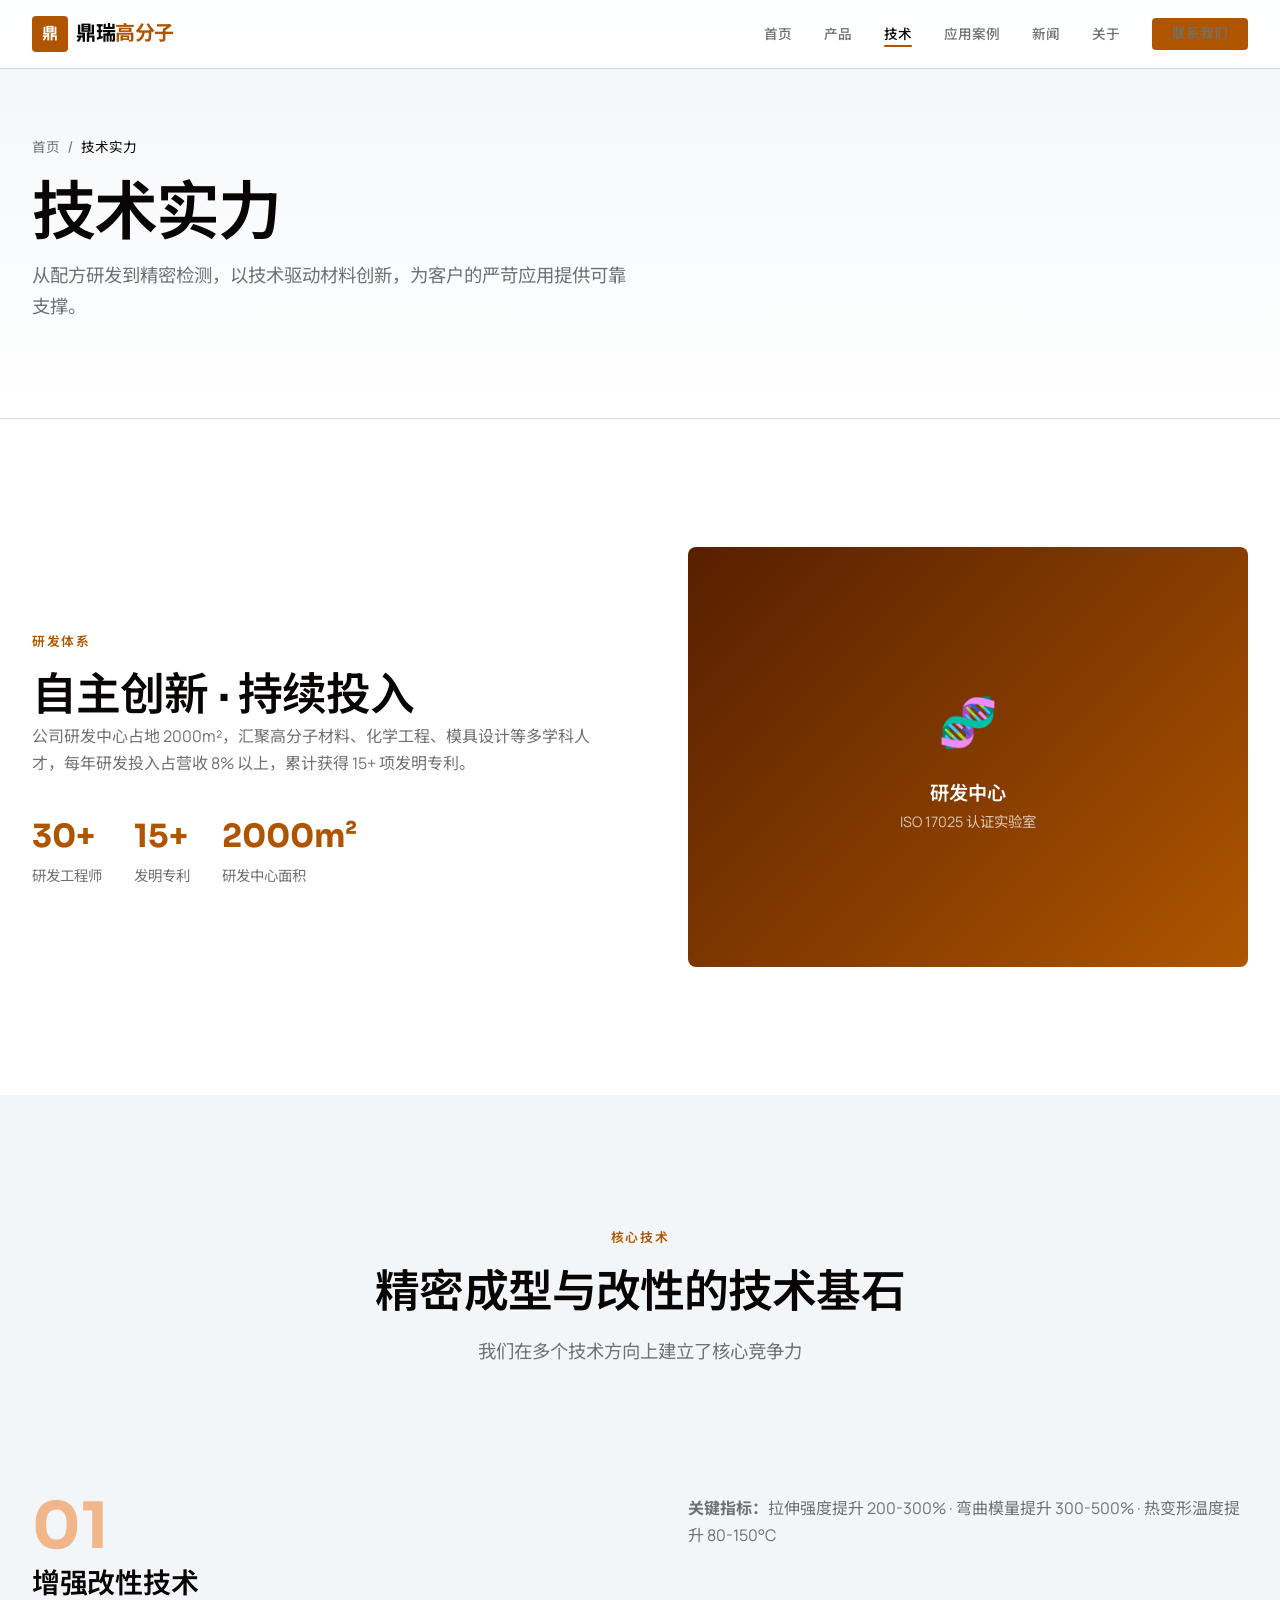
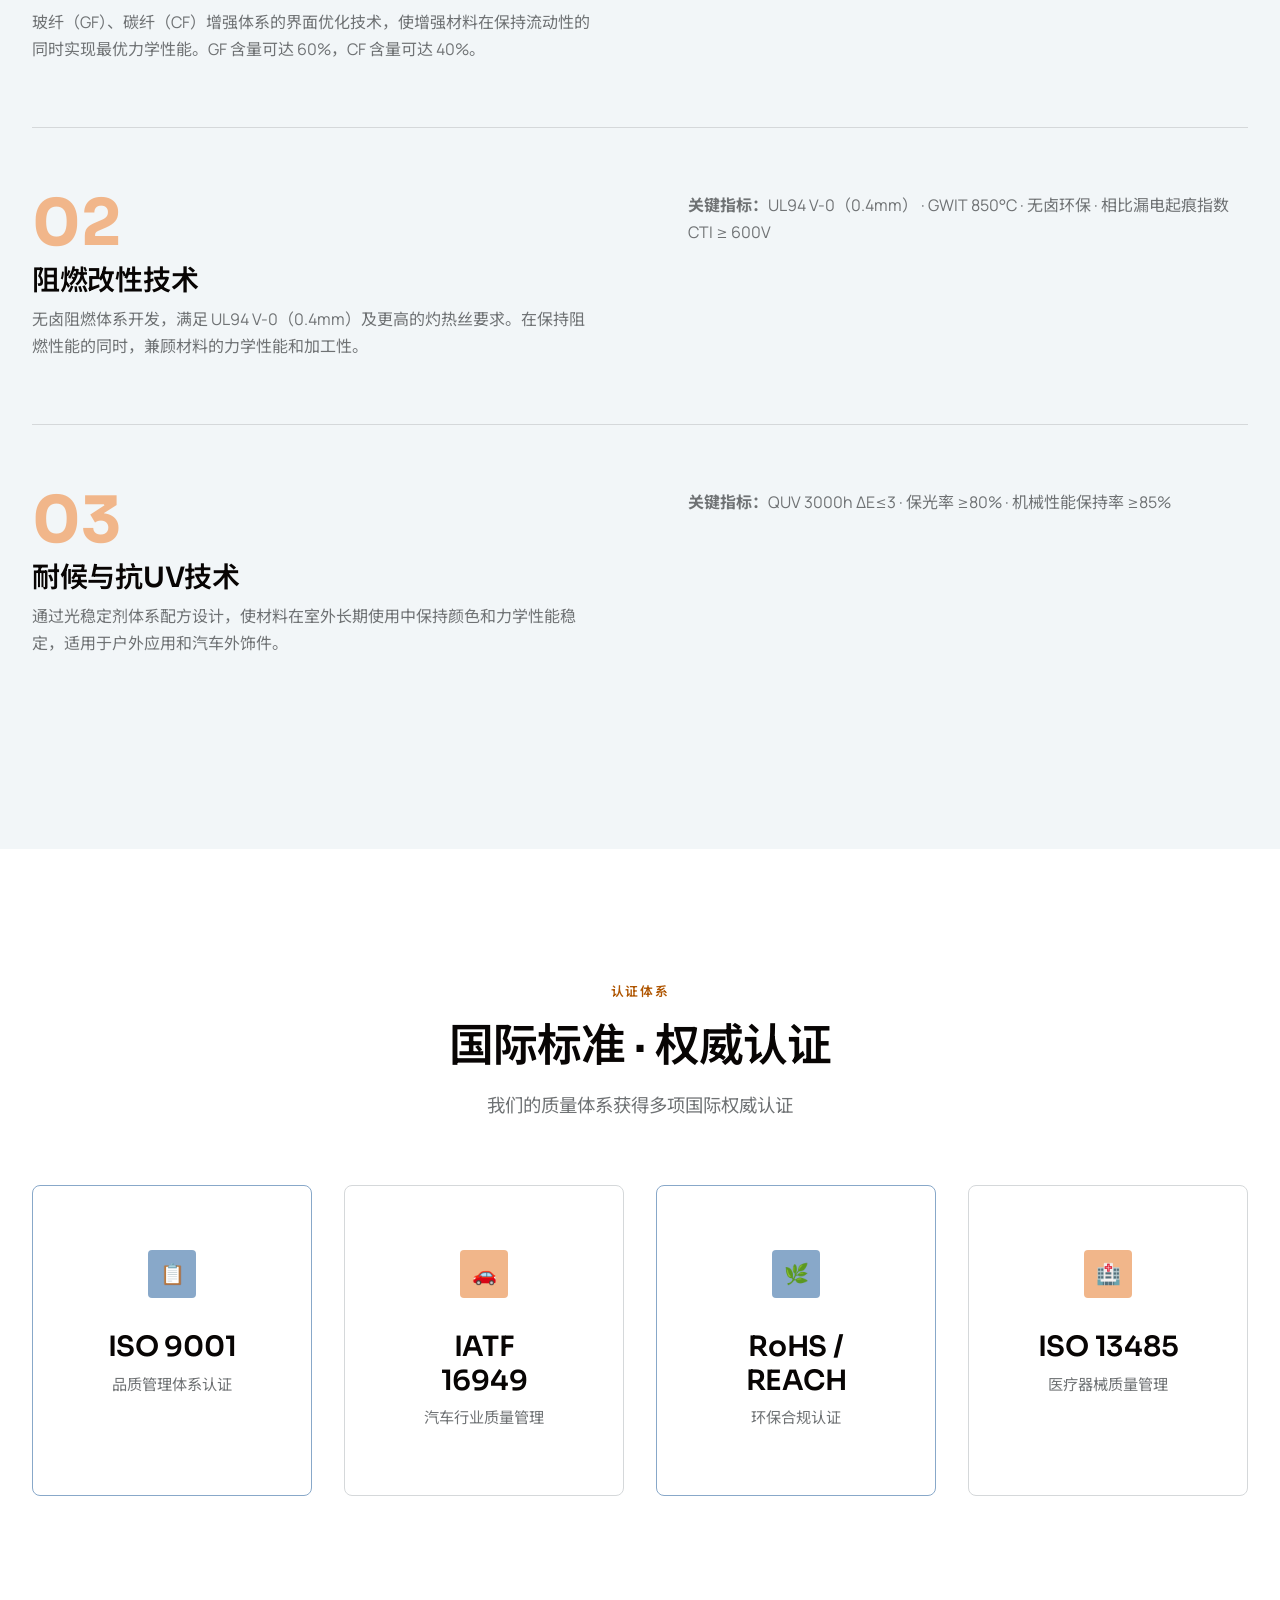
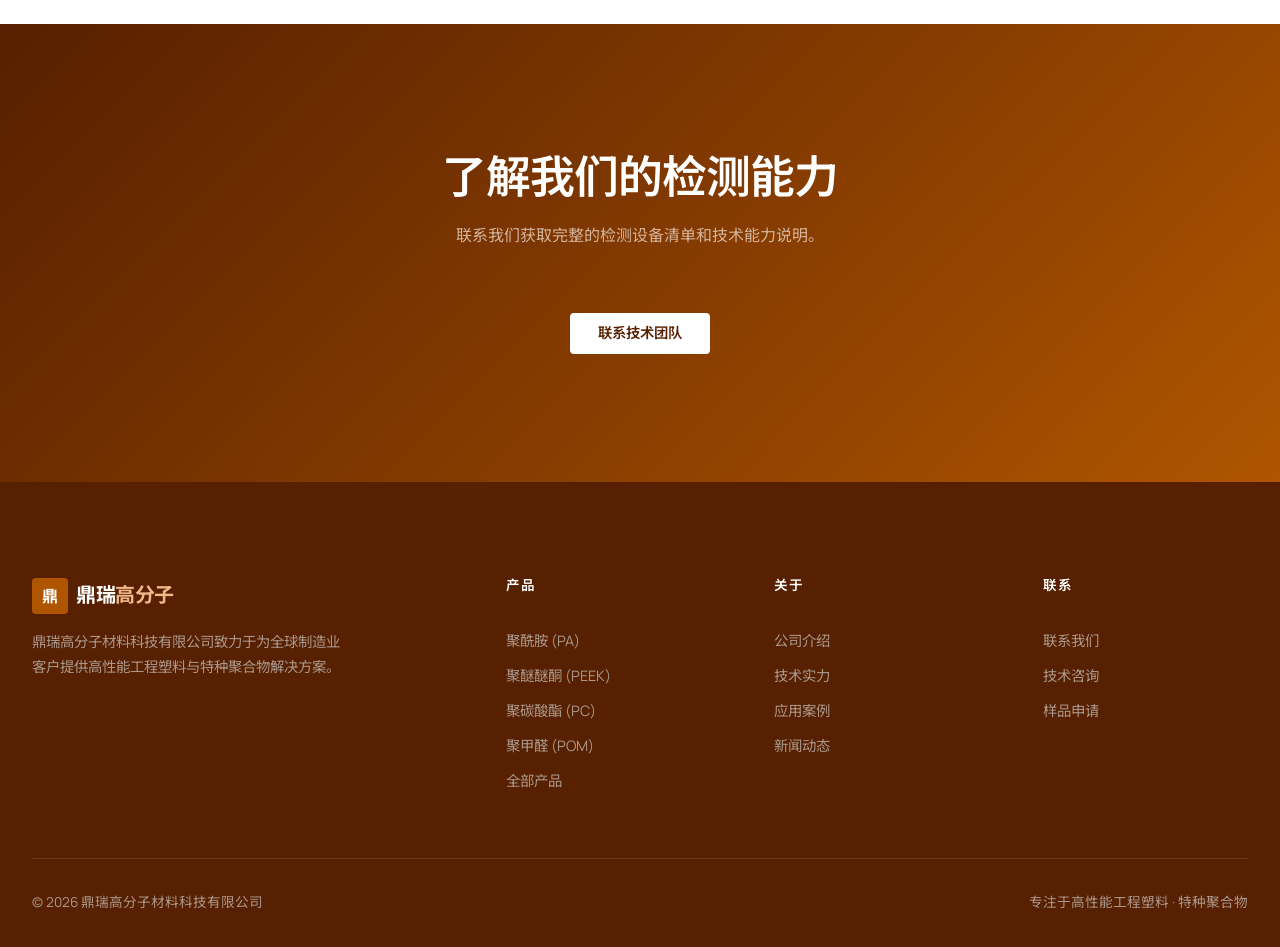
<file: ppt生成/technology.html>
<!DOCTYPE html>
<html lang="zh-CN">
<head>
<meta charset="UTF-8">
<meta name="viewport" content="width=device-width, initial-scale=1.0">
<title>技术实力 — 鼎瑞高分子</title>
<meta name="description" content="鼎瑞高分子研发中心配备国际先进检测设备，拥有自主配方开发能力，通过 ISO 9001 / IATF 16949 认证。">
<link rel="preconnect" href="https://fonts.googleapis.com">
<link rel="preconnect" href="https://fonts.gstatic.com" crossorigin>
<link href="https://fonts.googleapis.com/css2?family=Sora:wght@400;500;600;700&family=Manrope:wght@400;500;600;700&family=Noto+Sans+SC:wght@400;500;600;700&display=swap" rel="stylesheet">
<link rel="stylesheet" href="css/style.css">
</head>
<body>

<nav class="nav">
  <div class="nav-inner">
    <a href="index.html" class="nav-logo">
      <div class="nav-logo-mark">鼎</div>
      <div>鼎瑞<span>高分子</span></div>
    </a>
    <ul class="nav-links">
      <li><a href="index.html">首页</a></li>
      <li><a href="products.html">产品</a></li>
      <li><a href="technology.html" class="active">技术</a></li>
      <li><a href="cases.html">应用案例</a></li>
      <li><a href="news.html">新闻</a></li>
      <li><a href="about.html">关于</a></li>
      <li><a href="contact.html" class="btn btn-primary nav-cta">联系我们</a></li>
    </ul>
    <button class="nav-toggle" aria-label="菜单">
      <span></span>
      <span></span>
      <span></span>
    </button>
  </div>
</nav>

<section class="page-header">
  <div class="container">
    <div class="breadcrumb">
      <a href="index.html">首页</a> / <span>技术实力</span>
    </div>
    <h1>技术实力</h1>
    <p>从配方研发到精密检测，以技术驱动材料创新，为客户的严苛应用提供可靠支撑。</p>
  </div>
</section>

<section class="section">
  <div class="container">
    <div class="split">
      <div class="fade-in-left">
        <span class="kicker">研发体系</span>
        <h2>自主创新 · 持续投入</h2>
        <p style="color:var(--color-muted);margin-bottom:var(--space-lg)">
          公司研发中心占地 2000m²，汇聚高分子材料、化学工程、模具设计等多学科人才，每年研发投入占营收 8% 以上，累计获得 15+ 项发明专利。
        </p>
        <div style="display:flex;gap:var(--space-lg);flex-wrap:wrap">
          <div>
            <div style="font-family:var(--font-display);font-size:2rem;font-weight:700;color:var(--color-primary)">30+</div>
            <div style="font-size:0.9rem;color:var(--color-muted)">研发工程师</div>
          </div>
          <div>
            <div style="font-family:var(--font-display);font-size:2rem;font-weight:700;color:var(--color-primary)">15+</div>
            <div style="font-size:0.9rem;color:var(--color-muted)">发明专利</div>
          </div>
          <div>
            <div style="font-family:var(--font-display);font-size:2rem;font-weight:700;color:var(--color-primary)">2000m²</div>
            <div style="font-size:0.9rem;color:var(--color-muted)">研发中心面积</div>
          </div>
        </div>
      </div>
      <div class="split-visual drenched fade-in-right">
        <div style="text-align:center;padding:var(--space-xl)">
          <div style="font-size:3rem;margin-bottom:var(--space-md)">🧬</div>
          <div style="font-family:var(--font-display);font-weight:600;font-size:1.2rem">研发中心</div>
          <div style="font-size:0.9rem;opacity:0.7">ISO 17025 认证实验室</div>
        </div>
      </div>
    </div>
  </div>
</section>

<section class="section" style="background:var(--color-surface)">
  <div class="container">
    <div class="section-header centered fade-in">
      <span class="kicker">核心技术</span>
      <h2>精密成型与改性的技术基石</h2>
      <p>我们在多个技术方向上建立了核心竞争力</p>
    </div>
    <div class="tech-feature fade-in">
      <div>
        <div class="tech-number">01</div>
        <h3>增强改性技术</h3>
        <p style="color:var(--color-muted);margin-top:var(--space-sm)">
          玻纤（GF）、碳纤（CF）增强体系的界面优化技术，使增强材料在保持流动性的同时实现最优力学性能。GF 含量可达 60%，CF 含量可达 40%。
        </p>
      </div>
      <div>
        <p style="color:var(--color-muted)">
          <strong>关键指标：</strong>拉伸强度提升 200-300% · 弯曲模量提升 300-500% · 热变形温度提升 80-150°C
        </p>
      </div>
    </div>
    <div class="tech-feature fade-in">
      <div>
        <div class="tech-number">02</div>
        <h3>阻燃改性技术</h3>
        <p style="color:var(--color-muted);margin-top:var(--space-sm)">
          无卤阻燃体系开发，满足 UL94 V-0（0.4mm）及更高的灼热丝要求。在保持阻燃性能的同时，兼顾材料的力学性能和加工性。
        </p>
      </div>
      <div>
        <p style="color:var(--color-muted)">
          <strong>关键指标：</strong>UL94 V-0（0.4mm） · GWIT 850°C · 无卤环保 · 相比漏电起痕指数 CTI ≥ 600V
        </p>
      </div>
    </div>
    <div class="tech-feature fade-in">
      <div>
        <div class="tech-number">03</div>
        <h3>耐候与抗UV技术</h3>
        <p style="color:var(--color-muted);margin-top:var(--space-sm)">
          通过光稳定剂体系配方设计，使材料在室外长期使用中保持颜色和力学性能稳定，适用于户外应用和汽车外饰件。
        </p>
      </div>
      <div>
        <p style="color:var(--color-muted)">
          <strong>关键指标：</strong>QUV 3000h ΔE≤3 · 保光率 ≥80% · 机械性能保持率 ≥85%
        </p>
      </div>
    </div>
  </div>
</section>

<section class="section">
  <div class="container">
    <div class="section-header centered fade-in">
      <span class="kicker">认证体系</span>
      <h2>国际标准 · 权威认证</h2>
      <p>我们的质量体系获得多项国际权威认证</p>
    </div>
    <div class="grid-auto-sm stagger">
      <div class="card card-accent" style="text-align:center">
        <div class="card-icon" style="margin:0 auto var(--space-lg)">📋</div>
        <h3>ISO 9001</h3>
        <p>品质管理体系认证</p>
      </div>
      <div class="card" style="text-align:center">
        <div class="card-icon" style="margin:0 auto var(--space-lg)">🚗</div>
        <h3>IATF 16949</h3>
        <p>汽车行业质量管理</p>
      </div>
      <div class="card card-accent" style="text-align:center">
        <div class="card-icon" style="margin:0 auto var(--space-lg)">🌿</div>
        <h3>RoHS / REACH</h3>
        <p>环保合规认证</p>
      </div>
      <div class="card" style="text-align:center">
        <div class="card-icon" style="margin:0 auto var(--space-lg)">🏥</div>
        <h3>ISO 13485</h3>
        <p>医疗器械质量管理</p>
      </div>
    </div>
  </div>
</section>

<section class="cta-section">
  <div class="container">
    <h2>了解我们的检测能力</h2>
    <p>联系我们获取完整的检测设备清单和技术能力说明。</p>
    <a href="contact.html" class="btn btn-primary">联系技术团队</a>
  </div>
</section>

<footer class="footer">
  <div class="container">
    <div class="footer-grid">
      <div class="footer-brand">
        <a href="index.html" class="nav-logo" style="margin-bottom:var(--space-md)">
          <div class="nav-logo-mark">鼎</div>
          <div style="color:white">鼎瑞<span style="color:var(--color-primary-light)">高分子</span></div>
        </a>
        <p>鼎瑞高分子材料科技有限公司致力于为全球制造业客户提供高性能工程塑料与特种聚合物解决方案。</p>
      </div>
      <div class="footer-col">
        <h4>产品</h4>
        <ul>
          <li><a href="products.html#pa">聚酰胺 (PA)</a></li>
          <li><a href="products.html#peek">聚醚醚酮 (PEEK)</a></li>
          <li><a href="products.html#pc">聚碳酸酯 (PC)</a></li>
          <li><a href="products.html#pom">聚甲醛 (POM)</a></li>
          <li><a href="products.html">全部产品</a></li>
        </ul>
      </div>
      <div class="footer-col">
        <h4>关于</h4>
        <ul>
          <li><a href="about.html">公司介绍</a></li>
          <li><a href="technology.html">技术实力</a></li>
          <li><a href="cases.html">应用案例</a></li>
          <li><a href="news.html">新闻动态</a></li>
        </ul>
      </div>
      <div class="footer-col">
        <h4>联系</h4>
        <ul>
          <li><a href="contact.html">联系我们</a></li>
          <li><a href="contact.html">技术咨询</a></li>
          <li><a href="contact.html">样品申请</a></li>
        </ul>
      </div>
    </div>
    <div class="footer-bottom">
      <span>© 2026 鼎瑞高分子材料科技有限公司</span>
      <span>专注于高性能工程塑料 · 特种聚合物</span>
    </div>
  </div>
</footer>

<script src="js/main.js"></script>
</body>
</html>
</body></html>
</file>
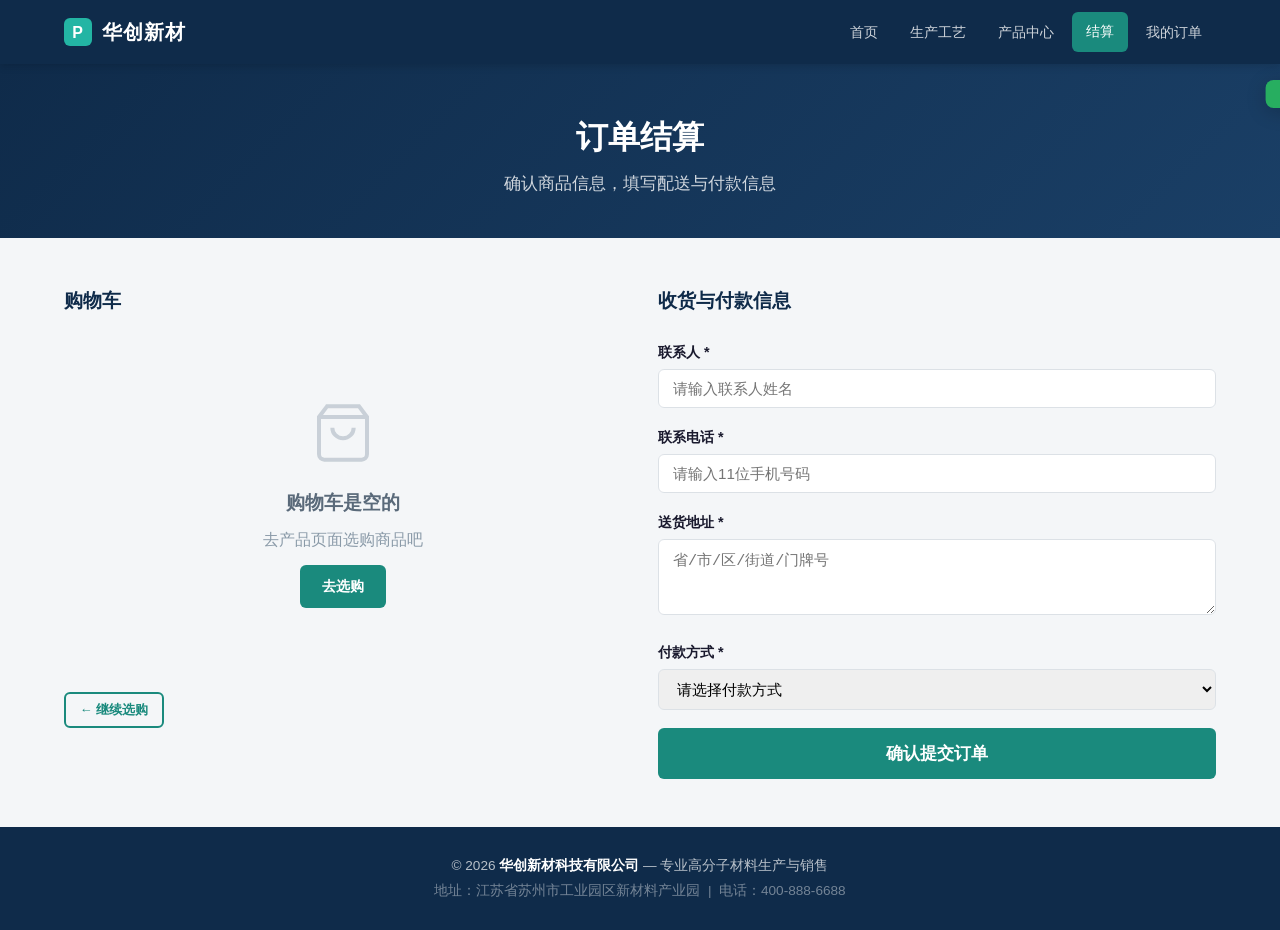
<file: 高分子材料的生产与销售/checkout.html>
<!DOCTYPE html>
<html lang="zh-CN">
<head>
  <meta charset="UTF-8">
  <meta name="viewport" content="width=device-width, initial-scale=1.0">
  <title>结算 - 高分子材料生产与销售</title>
  <link rel="stylesheet" href="styles.css">
</head>
<body>

<nav class="navbar">
  <div class="navbar-inner">
    <div class="logo">
      <svg width="28" height="28" viewBox="0 0 28 28" fill="none"><rect width="28" height="28" rx="6" fill="#23b5a4"/><text x="14" y="20" text-anchor="middle" fill="#fff" font-size="16" font-weight="bold" font-family="sans-serif">P</text></svg>
      华创新材
    </div>
    <button class="hamburger">&#9776;</button>
    <ul class="nav-links">
      <li><a href="index.html">首页</a></li>
      <li><a href="production.html">生产工艺</a></li>
      <li><a href="products.html">产品中心</a></li>
      <li><a href="checkout.html" class="cart-badge">结算 <span class="cart-count">0</span></a></li>
      <li><a href="orders.html">我的订单</a></li>
    </ul>
  </div>
</nav>

<div class="page-header animate-on-scroll">
  <div class="container">
    <h1>订单结算</h1>
    <p>确认商品信息，填写配送与付款信息</p>
  </div>
</div>

<section class="section">
  <div class="container">
    <div style="display:grid;grid-template-columns:1fr 1fr;gap:36px;align-items:start">

      <!-- 购物车商品 -->
      <div>
        <h2 class="section-title" style="font-size:1.2rem">购物车</h2>
        <div id="cart-items" class="cart-items"></div>
        <div id="cart-total"></div>
        <div style="margin-top:16px">
          <a href="products.html" class="btn btn-outline btn-sm">&larr; 继续选购</a>
        </div>
      </div>

      <!-- 结算表单 -->
      <div>
        <h2 class="section-title" style="font-size:1.2rem">收货与付款信息</h2>
        <form id="order-form">
          <div class="form-group">
            <label for="contact">联系人 *</label>
            <input type="text" id="contact" name="contact" class="form-control" placeholder="请输入联系人姓名" required>
          </div>
          <div class="form-group">
            <label for="phone">联系电话 *</label>
            <input type="tel" id="phone" name="phone" class="form-control" placeholder="请输入11位手机号码" required>
          </div>
          <div class="form-group">
            <label for="address">送货地址 *</label>
            <textarea id="address" name="address" class="form-control" rows="3" placeholder="省/市/区/街道/门牌号" required style="resize:vertical"></textarea>
          </div>
          <div class="form-group">
            <label for="payment">付款方式 *</label>
            <select id="payment" name="payment" class="form-control" required>
              <option value="">请选择付款方式</option>
              <option value="微信支付">微信支付</option>
              <option value="支付宝">支付宝</option>
              <option value="银行转账">银行转账</option>
              <option value="对公汇款">对公汇款</option>
              <option value="货到付款">货到付款</option>
            </select>
          </div>
          <button type="submit" class="btn btn-primary" style="width:100%;padding:14px;font-size:1.05rem">确认提交订单</button>
        </form>
      </div>

    </div>
  </div>
</section>

<div id="toast" class="toast"></div>

<footer class="footer">
  <div class="container">
    <p>&copy; 2026 <strong>华创新材科技有限公司</strong> &mdash; 专业高分子材料生产与销售</p>
    <p style="margin-top:4px;opacity:0.6">地址：江苏省苏州市工业园区新材料产业园 &nbsp;|&nbsp; 电话：400-888-6688</p>
  </div>
</footer>

<script src="script.js"></script>
</body>
</html>
</file>
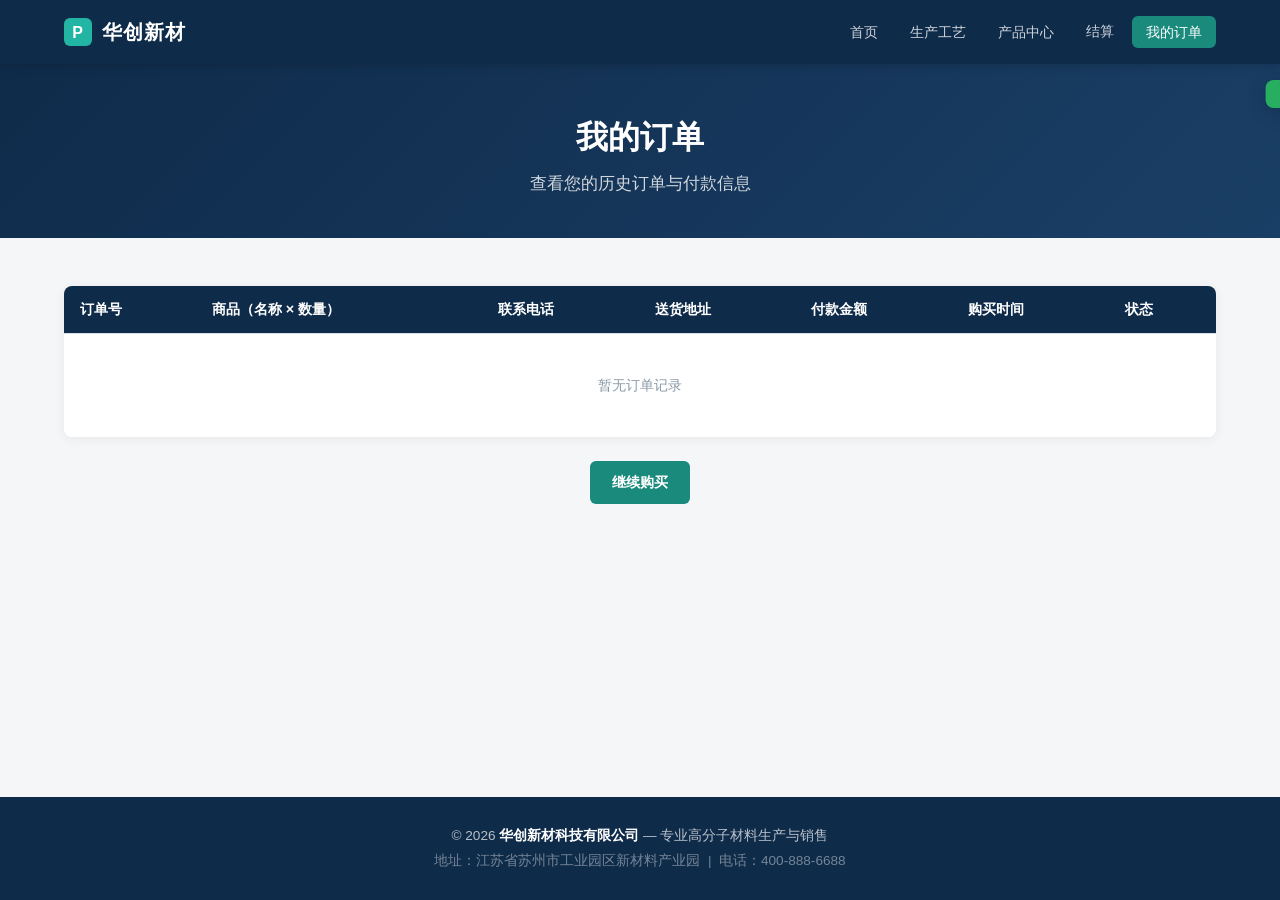
<file: 高分子材料的生产与销售/orders.html>
<!DOCTYPE html>
<html lang="zh-CN">
<head>
  <meta charset="UTF-8">
  <meta name="viewport" content="width=device-width, initial-scale=1.0">
  <title>我的订单 - 高分子材料生产与销售</title>
  <link rel="stylesheet" href="styles.css">
</head>
<body>

<nav class="navbar">
  <div class="navbar-inner">
    <div class="logo">
      <svg width="28" height="28" viewBox="0 0 28 28" fill="none"><rect width="28" height="28" rx="6" fill="#23b5a4"/><text x="14" y="20" text-anchor="middle" fill="#fff" font-size="16" font-weight="bold" font-family="sans-serif">P</text></svg>
      华创新材
    </div>
    <button class="hamburger">&#9776;</button>
    <ul class="nav-links">
      <li><a href="index.html">首页</a></li>
      <li><a href="production.html">生产工艺</a></li>
      <li><a href="products.html">产品中心</a></li>
      <li><a href="checkout.html" class="cart-badge">结算 <span class="cart-count">0</span></a></li>
      <li><a href="orders.html">我的订单</a></li>
    </ul>
  </div>
</nav>

<div class="page-header animate-on-scroll">
  <div class="container">
    <h1>我的订单</h1>
    <p>查看您的历史订单与付款信息</p>
  </div>
</div>

<section class="section">
  <div class="container">
    <div class="table-wrap">
      <table>
        <thead>
          <tr>
            <th>订单号</th>
            <th>商品（名称 × 数量）</th>
            <th>联系电话</th>
            <th>送货地址</th>
            <th>付款金额</th>
            <th>购买时间</th>
            <th>状态</th>
          </tr>
        </thead>
        <tbody id="orders-table-body">
          <tr><td colspan="7" style="text-align:center;padding:40px;color:var(--text-light)">加载中...</td></tr>
        </tbody>
      </table>
    </div>
    <div style="text-align:center;margin-top:24px">
      <a href="products.html" class="btn btn-primary">继续购买</a>
    </div>
  </div>
</section>

<div id="toast" class="toast"></div>

<footer class="footer">
  <div class="container">
    <p>&copy; 2026 <strong>华创新材科技有限公司</strong> &mdash; 专业高分子材料生产与销售</p>
    <p style="margin-top:4px;opacity:0.6">地址：江苏省苏州市工业园区新材料产业园 &nbsp;|&nbsp; 电话：400-888-6688</p>
  </div>
</footer>

<script src="script.js"></script>
</body>
</html>
</file>
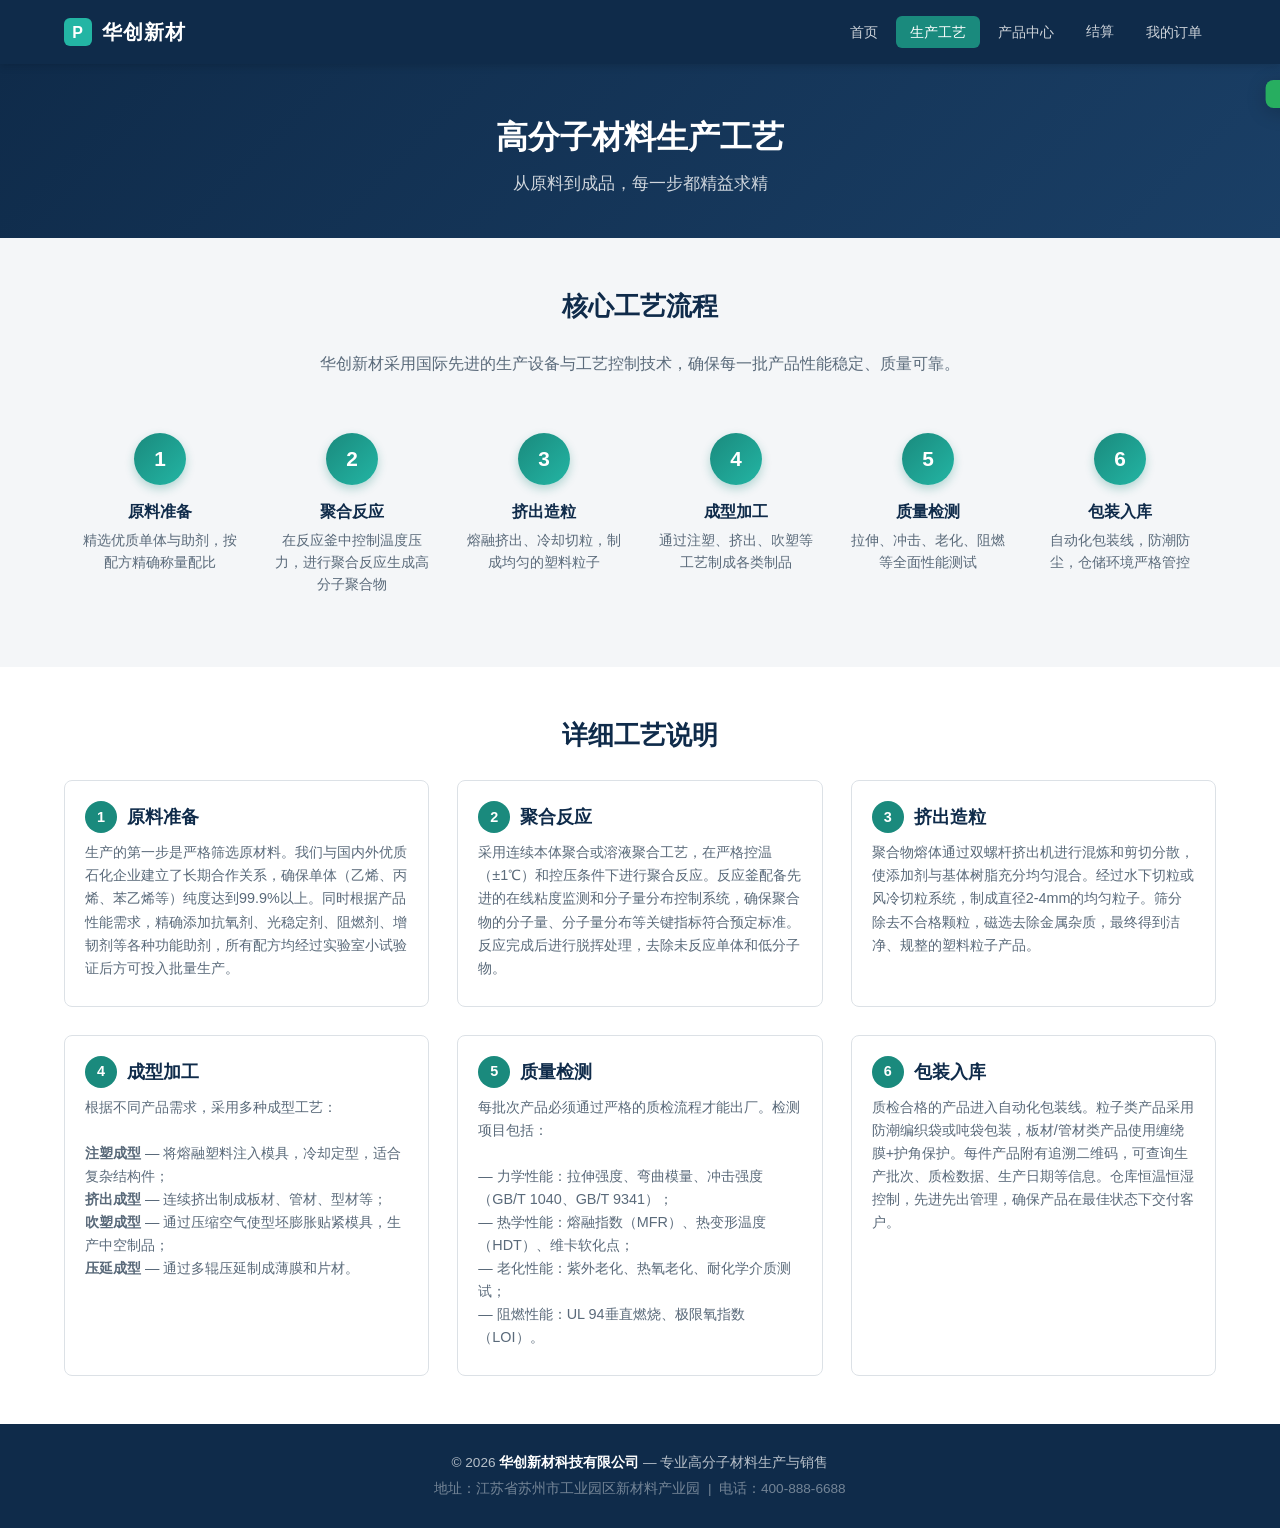
<file: 高分子材料的生产与销售/production.html>
<!DOCTYPE html>
<html lang="zh-CN">
<head>
  <meta charset="UTF-8">
  <meta name="viewport" content="width=device-width, initial-scale=1.0">
  <title>生产工艺 - 高分子材料生产与销售</title>
  <link rel="stylesheet" href="styles.css">
</head>
<body>

<nav class="navbar">
  <div class="navbar-inner">
    <div class="logo">
      <svg width="28" height="28" viewBox="0 0 28 28" fill="none"><rect width="28" height="28" rx="6" fill="#23b5a4"/><text x="14" y="20" text-anchor="middle" fill="#fff" font-size="16" font-weight="bold" font-family="sans-serif">P</text></svg>
      华创新材
    </div>
    <button class="hamburger">&#9776;</button>
    <ul class="nav-links">
      <li><a href="index.html">首页</a></li>
      <li><a href="production.html">生产工艺</a></li>
      <li><a href="products.html">产品中心</a></li>
      <li><a href="checkout.html" class="cart-badge">结算 <span class="cart-count">0</span></a></li>
      <li><a href="orders.html">我的订单</a></li>
    </ul>
  </div>
</nav>

<div class="page-header animate-on-scroll">
  <div class="container">
    <h1>高分子材料生产工艺</h1>
    <p>从原料到成品，每一步都精益求精</p>
  </div>
</div>

<section class="section">
  <div class="container">
    <h2 class="section-title" style="text-align:center">核心工艺流程</h2>
    <p style="text-align:center;color:var(--text-muted);margin-bottom:32px;max-width:700px;margin-left:auto;margin-right:auto">
      华创新材采用国际先进的生产设备与工艺控制技术，确保每一批产品性能稳定、质量可靠。
    </p>
    <div class="process-steps">
      <div class="process-step">
        <h3>原料准备</h3>
        <p>精选优质单体与助剂，按配方精确称量配比</p>
      </div>
      <div class="process-step">
        <h3>聚合反应</h3>
        <p>在反应釜中控制温度压力，进行聚合反应生成高分子聚合物</p>
      </div>
      <div class="process-step">
        <h3>挤出造粒</h3>
        <p>熔融挤出、冷却切粒，制成均匀的塑料粒子</p>
      </div>
      <div class="process-step">
        <h3>成型加工</h3>
        <p>通过注塑、挤出、吹塑等工艺制成各类制品</p>
      </div>
      <div class="process-step">
        <h3>质量检测</h3>
        <p>拉伸、冲击、老化、阻燃等全面性能测试</p>
      </div>
      <div class="process-step">
        <h3>包装入库</h3>
        <p>自动化包装线，防潮防尘，仓储环境严格管控</p>
      </div>
    </div>
  </div>
</section>

<section class="section" style="background:#fff">
  <div class="container">
    <h2 class="section-title" style="text-align:center">详细工艺说明</h2>
    <div style="display:grid;grid-template-columns:repeat(auto-fit,minmax(340px,1fr));gap:28px;margin-top:8px">

      <div class="card" style="box-shadow:none;border:1px solid var(--border)">
        <div class="card-body">
          <h3 style="display:flex;align-items:center;gap:10px">
            <span style="display:inline-flex;width:32px;height:32px;border-radius:50%;background:var(--accent);color:#fff;align-items:center;justify-content:center;font-size:0.9rem">1</span>
            原料准备
          </h3>
          <p>生产的第一步是严格筛选原材料。我们与国内外优质石化企业建立了长期合作关系，确保单体（乙烯、丙烯、苯乙烯等）纯度达到99.9%以上。同时根据产品性能需求，精确添加抗氧剂、光稳定剂、阻燃剂、增韧剂等各种功能助剂，所有配方均经过实验室小试验证后方可投入批量生产。</p>
        </div>
      </div>

      <div class="card" style="box-shadow:none;border:1px solid var(--border)">
        <div class="card-body">
          <h3 style="display:flex;align-items:center;gap:10px">
            <span style="display:inline-flex;width:32px;height:32px;border-radius:50%;background:var(--accent);color:#fff;align-items:center;justify-content:center;font-size:0.9rem">2</span>
            聚合反应
          </h3>
          <p>采用连续本体聚合或溶液聚合工艺，在严格控温（±1℃）和控压条件下进行聚合反应。反应釜配备先进的在线粘度监测和分子量分布控制系统，确保聚合物的分子量、分子量分布等关键指标符合预定标准。反应完成后进行脱挥处理，去除未反应单体和低分子物。</p>
        </div>
      </div>

      <div class="card" style="box-shadow:none;border:1px solid var(--border)">
        <div class="card-body">
          <h3 style="display:flex;align-items:center;gap:10px">
            <span style="display:inline-flex;width:32px;height:32px;border-radius:50%;background:var(--accent);color:#fff;align-items:center;justify-content:center;font-size:0.9rem">3</span>
            挤出造粒
          </h3>
          <p>聚合物熔体通过双螺杆挤出机进行混炼和剪切分散，使添加剂与基体树脂充分均匀混合。经过水下切粒或风冷切粒系统，制成直径2-4mm的均匀粒子。筛分除去不合格颗粒，磁选去除金属杂质，最终得到洁净、规整的塑料粒子产品。</p>
        </div>
      </div>

      <div class="card" style="box-shadow:none;border:1px solid var(--border)">
        <div class="card-body">
          <h3 style="display:flex;align-items:center;gap:10px">
            <span style="display:inline-flex;width:32px;height:32px;border-radius:50%;background:var(--accent);color:#fff;align-items:center;justify-content:center;font-size:0.9rem">4</span>
            成型加工
          </h3>
          <p>根据不同产品需求，采用多种成型工艺：<br><br>
            <strong>注塑成型</strong> — 将熔融塑料注入模具，冷却定型，适合复杂结构件；<br>
            <strong>挤出成型</strong> — 连续挤出制成板材、管材、型材等；<br>
            <strong>吹塑成型</strong> — 通过压缩空气使型坯膨胀贴紧模具，生产中空制品；<br>
            <strong>压延成型</strong> — 通过多辊压延制成薄膜和片材。
          </p>
        </div>
      </div>

      <div class="card" style="box-shadow:none;border:1px solid var(--border)">
        <div class="card-body">
          <h3 style="display:flex;align-items:center;gap:10px">
            <span style="display:inline-flex;width:32px;height:32px;border-radius:50%;background:var(--accent);color:#fff;align-items:center;justify-content:center;font-size:0.9rem">5</span>
            质量检测
          </h3>
          <p>每批次产品必须通过严格的质检流程才能出厂。检测项目包括：<br><br>
            — 力学性能：拉伸强度、弯曲模量、冲击强度（GB/T 1040、GB/T 9341）；<br>
            — 热学性能：熔融指数（MFR）、热变形温度（HDT）、维卡软化点；<br>
            — 老化性能：紫外老化、热氧老化、耐化学介质测试；<br>
            — 阻燃性能：UL 94垂直燃烧、极限氧指数（LOI）。</p>
        </div>
      </div>

      <div class="card" style="box-shadow:none;border:1px solid var(--border)">
        <div class="card-body">
          <h3 style="display:flex;align-items:center;gap:10px">
            <span style="display:inline-flex;width:32px;height:32px;border-radius:50%;background:var(--accent);color:#fff;align-items:center;justify-content:center;font-size:0.9rem">6</span>
            包装入库
          </h3>
          <p>质检合格的产品进入自动化包装线。粒子类产品采用防潮编织袋或吨袋包装，板材/管材类产品使用缠绕膜+护角保护。每件产品附有追溯二维码，可查询生产批次、质检数据、生产日期等信息。仓库恒温恒湿控制，先进先出管理，确保产品在最佳状态下交付客户。</p>
        </div>
      </div>

    </div>
  </div>
</section>

<div id="toast" class="toast"></div>

<footer class="footer">
  <div class="container">
    <p>&copy; 2026 <strong>华创新材科技有限公司</strong> &mdash; 专业高分子材料生产与销售</p>
    <p style="margin-top:4px;opacity:0.6">地址：江苏省苏州市工业园区新材料产业园 &nbsp;|&nbsp; 电话：400-888-6688</p>
  </div>
</footer>

<script src="script.js"></script>
</body>
</html>
</file>
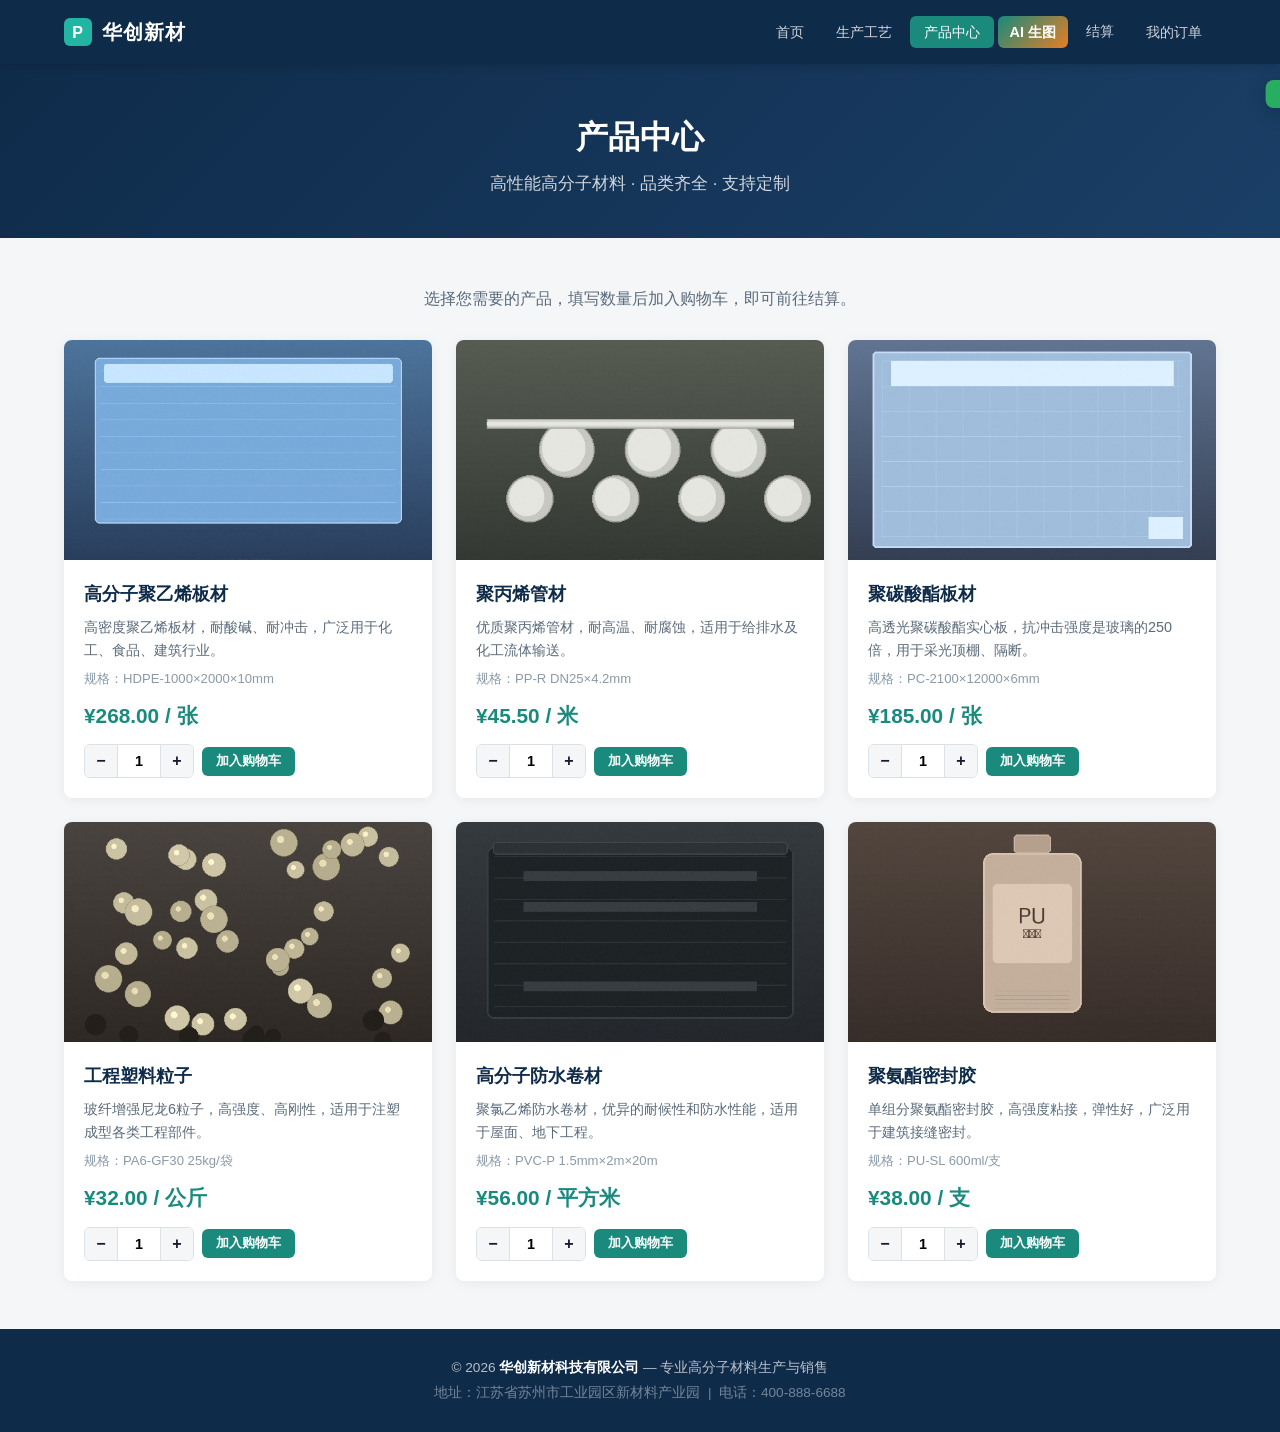
<file: 高分子材料的生产与销售/products.html>
<!DOCTYPE html>
<html lang="zh-CN">
<head>
  <meta charset="UTF-8">
  <meta name="viewport" content="width=device-width, initial-scale=1.0">
  <title>产品中心 - 高分子材料生产与销售</title>
  <link rel="stylesheet" href="styles.css">
</head>
<body>

<nav class="navbar">
  <div class="navbar-inner">
    <div class="logo">
      <svg width="28" height="28" viewBox="0 0 28 28" fill="none"><rect width="28" height="28" rx="6" fill="#23b5a4"/><text x="14" y="20" text-anchor="middle" fill="#fff" font-size="16" font-weight="bold" font-family="sans-serif">P</text></svg>
      华创新材
    </div>
    <button class="hamburger">&#9776;</button>
    <ul class="nav-links">
      <li><a href="index.html">首页</a></li>
      <li><a href="production.html">生产工艺</a></li>
      <li><a href="products.html">产品中心</a></li>
      <li><a href="#" onclick="event.preventDefault();openAiGenerator('')" style="background:linear-gradient(135deg,var(--accent),#e67e22);color:#fff;padding:8px 12px;border-radius:6px;font-weight:700">AI 生图</a></li>
      <li><a href="checkout.html" class="cart-badge">结算 <span class="cart-count">0</span></a></li>
      <li><a href="orders.html">我的订单</a></li>
    </ul>
  </div>
</nav>

<div class="page-header animate-on-scroll">
  <div class="container">
    <h1>产品中心</h1>
    <p>高性能高分子材料 · 品类齐全 · 支持定制</p>
  </div>
</div>

<section class="section">
  <div class="container">
    <p style="text-align:center;color:var(--text-muted);margin-bottom:28px">
      选择您需要的产品，填写数量后加入购物车，即可前往结算。
    </p>
    <div id="product-list" class="card-grid"></div>
  </div>
</section>


<!-- AI 图片生成弹窗 -->
<div id="ai-gen-modal" class="modal-overlay">
  <div class="modal-content">
    <div class="modal-header">
      <h2>AI 产品图生成器</h2>
      <button class="modal-close" onclick="closeAiGenerator()">&times;</button>
    </div>
    <div class="modal-body">
      <p style="color:var(--text-muted);font-size:0.9rem;margin-bottom:16px">
        使用 AI 为产品生成高质量展示图片。输入提示词即可获得可复制到图像生成工具中使用的描述。
      </p>
      <div class="form-group">
        <label for="ai-gen-product">产品名称</label>
        <input type="text" id="ai-gen-product" class="form-control" placeholder="输入产品名称">
      </div>
      <div class="form-group">
        <label for="ai-gen-prompt">AI 提示词</label>
        <textarea id="ai-gen-prompt" class="form-control" rows="4" placeholder="描述您想要的图片效果..."></textarea>
      </div>
      <button class="btn btn-primary" onclick="generateAiImage()" style="width:100%">生成提示词</button>
      <div id="ai-gen-result" style="margin-top:12px"></div>
    </div>
    <div class="modal-footer">
      <p style="font-size:0.78rem;color:var(--text-light)">生成的提示词可直接用于 DALL·E、Midjourney 等 AI 图像生成工具</p>
    </div>
  </div>
</div>
<div id="toast" class="toast"></div>

<footer class="footer">
  <div class="container">
    <p>&copy; 2026 <strong>华创新材科技有限公司</strong> &mdash; 专业高分子材料生产与销售</p>
    <p style="margin-top:4px;opacity:0.6">地址：江苏省苏州市工业园区新材料产业园 &nbsp;|&nbsp; 电话：400-888-6688</p>
  </div>
</footer>

<script src="script.js"></script>
</body>
</html>
</file>
<file: ppt生成/css/style.css>
/* ============================================
   鼎瑞高分子 / Dingrui Polymer — Design System
   ============================================ */

/* --- Custom Properties --- */
:root {
  /* Colors (OKLCH) */
  --color-bg: oklch(1 0 0);
  --color-surface: oklch(0.97 0.005 240);
  --color-surface-alt: oklch(0.935 0.008 240);
  --color-primary: oklch(0.55 0.15 58);
  --color-primary-hover: oklch(0.48 0.15 58);
  --color-primary-light: oklch(0.82 0.09 58);
  --color-primary-deep: oklch(0.32 0.10 55);
  --color-primary-glow: oklch(0.88 0.08 58);
  --color-accent: oklch(0.45 0.12 250);
  --color-accent-hover: oklch(0.40 0.12 250);
  --color-accent-light: oklch(0.72 0.06 250);
  --color-ink: oklch(0.12 0.008 50);
  --color-ink-reverse: oklch(0.965 0.005 240);
  --color-muted: oklch(0.55 0.005 240);
  --color-border: oklch(0.88 0.005 240);
  --color-success: oklch(0.55 0.12 150);
  --color-warning: oklch(0.6 0.13 80);

  /* Typography */
  --font-display: 'Sora', 'Noto Sans SC', system-ui, -apple-system, sans-serif;
  --font-body: 'Manrope', 'Noto Sans SC', system-ui, -apple-system, sans-serif;
  --font-mono: 'JetBrains Mono', 'SF Mono', monospace;

  /* Spacing Scale */
  --space-xs: 0.25rem;
  --space-sm: 0.5rem;
  --space-md: 1rem;
  --space-lg: 2rem;
  --space-xl: 4rem;
  --space-2xl: 6rem;
  --space-3xl: 8rem;

  /* Radius */
  --radius-sm: 4px;
  --radius-md: 8px;
  --radius-lg: 12px;
  --radius-xl: 16px;

  /* Z-index Scale */
  --z-nav: 100;
  --z-nav-toggle: 110;
  --z-overlay: 200;
  --z-modal: 300;
  --z-toast: 400;

  /* Container */
  --container-max: 1280px;
  --container-narrow: 960px;
}

/* --- Reset & Base --- */
*,
*::before,
*::after {
  box-sizing: border-box;
  margin: 0;
  padding: 0;
}

html {
  -webkit-font-smoothing: antialiased;
  -moz-osx-font-smoothing: grayscale;
  scroll-behavior: smooth;
}

body {
  font-family: var(--font-body);
  font-size: 1rem;
  line-height: 1.7;
  color: var(--color-ink);
  background: var(--color-bg);
  max-width: 100vw;
  overflow-x: hidden;
}

img {
  max-width: 100%;
  height: auto;
  display: block;
}

a {
  color: inherit;
  text-decoration: none;
}

/* --- Typography --- */
h1, h2, h3, h4, h5, h6 {
  font-family: var(--font-display);
  font-weight: 600;
  line-height: 1.2;
  text-wrap: balance;
  color: var(--color-ink);
}

h1 { font-size: clamp(2.2rem, 5vw, 4rem); letter-spacing: -0.03em; }
h2 { font-size: clamp(1.8rem, 3.5vw, 3rem); letter-spacing: -0.02em; }
h3 { font-size: clamp(1.3rem, 2.5vw, 1.75rem); letter-spacing: -0.01em; }
h4 { font-size: clamp(1.1rem, 1.8vw, 1.35rem); }

p, li { max-width: 70ch; }

.text-display {
  font-family: var(--font-display);
  font-size: clamp(2.8rem, 6vw, 5rem);
  font-weight: 700;
  line-height: 1.1;
  letter-spacing: -0.04em;
}

.text-muted { color: var(--color-muted); }
.text-primary { color: var(--color-primary); }
.text-accent { color: var(--color-accent); }

/* --- Container --- */
.container {
  width: 100%;
  max-width: var(--container-max);
  margin: 0 auto;
  padding: 0 var(--space-lg);
}

.container-narrow {
  max-width: var(--container-narrow);
}

/* --- Section --- */
.section {
  padding: var(--space-3xl) 0;
}

.section-header {
  margin-bottom: var(--space-xl);
}

.section-header h2 {
  margin-bottom: var(--space-md);
}

.section-header p {
  font-size: 1.15rem;
  color: var(--color-muted);
  max-width: 55ch;
}

.section-header.centered {
  text-align: center;
}

.section-header.centered p {
  margin: 0 auto;
}

/* --- Kicker (used sparingly) --- */
.kicker {
  display: inline-block;
  font-family: var(--font-display);
  font-size: 0.8rem;
  font-weight: 600;
  text-transform: uppercase;
  letter-spacing: 0.12em;
  color: var(--color-primary);
  margin-bottom: var(--space-md);
}

/* --- Buttons --- */
.btn {
  display: inline-flex;
  align-items: center;
  gap: var(--space-sm);
  font-family: var(--font-display);
  font-size: 0.9rem;
  font-weight: 600;
  padding: 0.75rem 1.75rem;
  border-radius: var(--radius-sm);
  border: none;
  cursor: pointer;
  transition: all 0.3s cubic-bezier(0.25, 0.1, 0.25, 1);
  text-decoration: none;
  line-height: 1.2;
}

.btn-primary {
  background: var(--color-primary);
  color: white;
}

.btn-primary:hover {
  background: var(--color-primary-hover);
  transform: translateY(-1px);
}

.btn-outline {
  background: transparent;
  color: var(--color-primary);
  border: 1.5px solid var(--color-primary);
}

.btn-outline:hover {
  background: var(--color-primary);
  color: white;
  transform: translateY(-1px);
}

.btn-ghost {
  background: transparent;
  color: var(--color-ink);
  padding: 0.75rem 1rem;
}

.btn-ghost::after {
  content: '→';
  transition: transform 0.3s ease;
}

.btn-ghost:hover::after {
  transform: translateX(4px);
}

/* --- Navigation --- */
.nav {
  position: fixed;
  top: 0;
  left: 0;
  right: 0;
  z-index: var(--z-nav);
  background: rgba(255, 255, 255, 0.92);
  backdrop-filter: blur(12px);
  -webkit-backdrop-filter: blur(12px);
  border-bottom: 1px solid var(--color-border);
  transition: transform 0.3s ease, box-shadow 0.3s ease;
}

.nav.scrolled {
  box-shadow: 0 1px 12px rgba(0, 0, 0, 0.06);
}

.nav-inner {
  display: flex;
  align-items: center;
  justify-content: space-between;
  height: 68px;
  max-width: var(--container-max);
  margin: 0 auto;
  padding: 0 var(--space-lg);
}

.nav-logo {
  display: flex;
  align-items: center;
  gap: var(--space-sm);
  font-family: var(--font-display);
  font-size: 1.25rem;
  font-weight: 700;
  letter-spacing: -0.02em;
  color: var(--color-ink);
}

.nav-logo-mark {
  width: 36px;
  height: 36px;
  background: var(--color-primary);
  border-radius: var(--radius-sm);
  display: flex;
  align-items: center;
  justify-content: center;
  color: white;
  font-weight: 700;
  font-size: 1rem;
}

.nav-logo span {
  color: var(--color-primary);
}

.nav-links {
  display: flex;
  align-items: center;
  gap: var(--space-lg);
  list-style: none;
}

.nav-links a {
  font-family: var(--font-display);
  font-size: 0.85rem;
  font-weight: 500;
  color: var(--color-muted);
  transition: color 0.2s ease;
  position: relative;
}

.nav-links a:hover,
.nav-links a.active {
  color: var(--color-ink);
}

.nav-links a.active::after {
  content: '';
  position: absolute;
  bottom: -4px;
  left: 0;
  right: 0;
  height: 2px;
  background: var(--color-primary);
  border-radius: 1px;
}

.nav-cta {
  padding: 0.5rem 1.25rem;
  font-size: 0.85rem;
}

.nav-toggle {
  display: none;
  flex-direction: column;
  gap: 5px;
  background: none;
  border: none;
  cursor: pointer;
  padding: 4px;
  z-index: var(--z-nav-toggle);
}

.nav-toggle span {
  display: block;
  width: 24px;
  height: 2px;
  background: var(--color-ink);
  transition: all 0.3s ease;
  border-radius: 1px;
}

.nav-toggle.open span:nth-child(1) {
  transform: rotate(45deg) translate(5px, 5px);
}

.nav-toggle.open span:nth-child(2) {
  opacity: 0;
}

.nav-toggle.open span:nth-child(3) {
  transform: rotate(-45deg) translate(5px, -5px);
}

/* --- Hero --- */
.hero {
  padding: 10rem 0 var(--space-3xl);
  position: relative;
  overflow: hidden;
  background: linear-gradient(135deg, var(--color-primary-deep) 0%, var(--color-primary) 60%, var(--color-primary-light) 100%);
  color: white;
  min-height: 85vh;
  display: flex;
  align-items: center;
}

.hero::before {
  content: '';
  position: absolute;
  inset: 0;
  background:
    radial-gradient(ellipse 80% 60% at 20% 80%, oklch(0.7 0.15 40 / 0.3) 0%, transparent 70%),
    radial-gradient(ellipse 60% 50% at 80% 20%, oklch(0.4 0.12 250 / 0.15) 0%, transparent 60%),
    radial-gradient(ellipse 100% 80% at 50% 0%, oklch(1 0 0 / 0.06) 0%, transparent 70%);
  pointer-events: none;
}

.hero-content {
  position: relative;
  z-index: 1;
  max-width: 780px;
}

.hero h1 {
  color: white;
  margin-bottom: var(--space-lg);
  max-width: 100%;
}

.hero p {
  font-size: clamp(1.1rem, 1.8vw, 1.3rem);
  line-height: 1.7;
  color: oklch(0.88 0.04 58 / 0.85);
  margin-bottom: var(--space-xl);
  max-width: 60ch;
}

.hero-actions {
  display: flex;
  gap: var(--space-md);
  flex-wrap: wrap;
}

.hero .btn-outline {
  border-color: oklch(0.88 0.04 58 / 0.5);
  color: white;
}

.hero .btn-outline:hover {
  background: white;
  color: var(--color-primary-deep);
  border-color: white;
}

.hero-stat {
  display: grid;
  grid-template-columns: repeat(3, 1fr);
  gap: var(--space-lg);
  margin-top: var(--space-2xl);
  padding-top: var(--space-xl);
  border-top: 1px solid oklch(1 0 0 / 0.12);
}

.hero-stat-item h3 {
  font-size: clamp(1.8rem, 3vw, 2.5rem);
  color: white;
  font-weight: 700;
}

.hero-stat-item p {
  font-size: 0.9rem;
  color: oklch(0.85 0.02 58 / 0.7);
  margin-bottom: 0;
}

/* Hero alt for inner pages */
.hero-inner {
  padding: 8rem 0 var(--space-2xl);
  min-height: auto;
}

.hero-inner h1 {
  font-size: clamp(2rem, 4vw, 3rem);
}

/* --- Cards --- */
.card {
  background: var(--color-bg);
  border: 1px solid var(--color-border);
  border-radius: var(--radius-md);
  padding: var(--space-xl);
  transition: all 0.3s ease;
}

.card:hover {
  border-color: var(--color-primary-light);
  box-shadow: 0 4px 24px rgba(0, 0, 0, 0.04);
}

.card-icon {
  width: 48px;
  height: 48px;
  border-radius: var(--radius-sm);
  background: var(--color-primary-light);
  display: flex;
  align-items: center;
  justify-content: center;
  margin-bottom: var(--space-lg);
  color: var(--color-primary);
  font-size: 1.25rem;
}

.card h3 {
  margin-bottom: var(--space-sm);
}

.card p {
  color: var(--color-muted);
  font-size: 0.95rem;
  max-width: 100%;
}

.card-accent {
  border-color: var(--color-accent-light);
}

.card-accent .card-icon {
  background: var(--color-accent-light);
  color: var(--color-accent);
}

.card-primary {
  background: var(--color-primary-deep);
  border-color: transparent;
  color: white;
}

.card-primary h3,
.card-primary p {
  color: white;
}

.card-primary .card-icon {
  background: oklch(1 0 0 / 0.15);
  color: white;
}

/* --- Grid patterns --- */
.grid-2 { display: grid; grid-template-columns: repeat(2, 1fr); gap: var(--space-xl); }
.grid-3 { display: grid; grid-template-columns: repeat(3, 1fr); gap: var(--space-xl); }
.grid-4 { display: grid; grid-template-columns: repeat(4, 1fr); gap: var(--space-lg); }
.grid-auto { display: grid; grid-template-columns: repeat(auto-fit, minmax(300px, 1fr)); gap: var(--space-xl); }
.grid-auto-sm { display: grid; grid-template-columns: repeat(auto-fit, minmax(260px, 1fr)); gap: var(--space-lg); }

/* --- Stats bar --- */
.stats-bar {
  background: var(--color-surface);
  border-top: 1px solid var(--color-border);
  border-bottom: 1px solid var(--color-border);
  padding: var(--space-xl) 0;
}

.stats-grid {
  display: grid;
  grid-template-columns: repeat(4, 1fr);
  gap: var(--space-lg);
  text-align: center;
}

.stat-value {
  font-family: var(--font-display);
  font-size: clamp(2rem, 3.5vw, 3rem);
  font-weight: 700;
  color: var(--color-primary);
  line-height: 1.1;
  margin-bottom: var(--space-xs);
}

.stat-label {
  font-size: 0.9rem;
  color: var(--color-muted);
}

/* --- Product card (larger) --- */
.product-card {
  display: flex;
  flex-direction: column;
  border: 1px solid var(--color-border);
  border-radius: var(--radius-md);
  overflow: hidden;
  transition: all 0.3s ease;
  background: var(--color-bg);
}

.product-card:hover {
  border-color: var(--color-primary-light);
  box-shadow: 0 8px 32px rgba(0, 0, 0, 0.06);
  transform: translateY(-2px);
}

.product-card-image {
  height: 200px;
  background: var(--color-surface);
  display: flex;
  align-items: center;
  justify-content: center;
  font-size: 3rem;
  color: var(--color-muted);
}

.product-card-body {
  padding: var(--space-lg);
  flex: 1;
  display: flex;
  flex-direction: column;
}

.product-card-body h3 {
  margin-bottom: var(--space-xs);
}

.product-card-body .subtitle {
  font-size: 0.85rem;
  color: var(--color-primary);
  font-weight: 600;
  font-family: var(--font-display);
  margin-bottom: var(--space-md);
}

.product-card-body p {
  font-size: 0.9rem;
  color: var(--color-muted);
  margin-bottom: var(--space-lg);
  flex: 1;
}

.product-tags {
  display: flex;
  flex-wrap: wrap;
  gap: var(--space-xs);
}

.tag {
  font-size: 0.75rem;
  font-weight: 600;
  font-family: var(--font-display);
  padding: 0.25rem 0.6rem;
  border-radius: 999px;
  background: var(--color-surface);
  color: var(--color-muted);
}

.tag-primary {
  background: var(--color-primary-light);
  color: var(--color-primary-deep);
}

/* --- Split layout --- */
.split {
  display: grid;
  grid-template-columns: 1fr 1fr;
  gap: var(--space-2xl);
  align-items: center;
}

.split-visual {
  border-radius: var(--radius-md);
  overflow: hidden;
  background: var(--color-surface);
  aspect-ratio: 4/3;
  display: flex;
  align-items: center;
  justify-content: center;
  color: var(--color-muted);
  font-size: 1.5rem;
}

.split-visual.drenched {
  background: linear-gradient(135deg, var(--color-primary-deep), var(--color-primary));
  color: white;
}

/* --- Case study card --- */
.case-card {
  display: grid;
  grid-template-columns: 1fr 1fr;
  border: 1px solid var(--color-border);
  border-radius: var(--radius-md);
  overflow: hidden;
  transition: all 0.3s ease;
  background: var(--color-bg);
}

.case-card:hover {
  border-color: var(--color-primary-light);
  box-shadow: 0 8px 32px rgba(0, 0, 0, 0.04);
}

.case-card-image {
  background: var(--color-surface);
  aspect-ratio: 4/3;
  display: flex;
  align-items: center;
  justify-content: center;
  color: var(--color-muted);
  font-size: 2.5rem;
}

.case-card-body {
  padding: var(--space-xl);
  display: flex;
  flex-direction: column;
  justify-content: center;
}

.case-card-body .industry {
  font-size: 0.8rem;
  font-weight: 600;
  font-family: var(--font-display);
  color: var(--color-primary);
  text-transform: uppercase;
  letter-spacing: 0.1em;
  margin-bottom: var(--space-sm);
}

.case-card-body h3 {
  margin-bottom: var(--space-sm);
}

.case-card-body p {
  font-size: 0.9rem;
  color: var(--color-muted);
  margin-bottom: var(--space-lg);
}

/* --- News card --- */
.news-card {
  border-bottom: 1px solid var(--color-border);
  padding: var(--space-lg) 0;
  display: grid;
  grid-template-columns: 120px 1fr;
  gap: var(--space-lg);
  align-items: start;
  transition: all 0.2s ease;
}

.news-card:first-child {
  padding-top: 0;
}

.news-card:hover {
  opacity: 0.8;
}

.news-date {
  font-family: var(--font-display);
  font-size: 0.85rem;
  font-weight: 500;
  color: var(--color-muted);
}

.news-card h3 {
  font-size: 1.1rem;
  margin-bottom: var(--space-xs);
}

.news-card p {
  font-size: 0.9rem;
  color: var(--color-muted);
  max-width: 100%;
}

/* --- Tech feature --- */
.tech-feature {
  display: grid;
  grid-template-columns: 1fr 1fr;
  gap: var(--space-2xl);
  padding: var(--space-xl) 0;
  border-bottom: 1px solid var(--color-border);
}

.tech-feature:first-child {
  padding-top: 0;
}

.tech-feature:last-child {
  border-bottom: none;
}

.tech-number {
  font-family: var(--font-display);
  font-size: 4rem;
  font-weight: 700;
  color: var(--color-primary-light);
  line-height: 1;
  margin-bottom: var(--space-sm);
}

/* --- Contact form --- */
.contact-form {
  display: grid;
  gap: var(--space-lg);
}

.form-row {
  display: grid;
  grid-template-columns: 1fr 1fr;
  gap: var(--space-lg);
}

.form-group {
  display: flex;
  flex-direction: column;
  gap: var(--space-xs);
}

.form-group label {
  font-family: var(--font-display);
  font-size: 0.85rem;
  font-weight: 600;
  color: var(--color-ink);
}

.form-group input,
.form-group select,
.form-group textarea {
  font-family: var(--font-body);
  font-size: 0.95rem;
  padding: 0.75rem 1rem;
  border: 1.5px solid var(--color-border);
  border-radius: var(--radius-sm);
  background: var(--color-bg);
  color: var(--color-ink);
  transition: border-color 0.2s ease;
  outline: none;
}

.form-group input:focus,
.form-group select:focus,
.form-group textarea:focus {
  border-color: var(--color-primary);
}

.form-group textarea {
  min-height: 140px;
  resize: vertical;
}

/* --- Footer --- */
.footer {
  background: var(--color-primary-deep);
  color: oklch(0.75 0.02 50 / 0.85);
  padding: var(--space-2xl) 0 var(--space-lg);
}

.footer-grid {
  display: grid;
  grid-template-columns: 2fr 1fr 1fr 1fr;
  gap: var(--space-xl);
  margin-bottom: var(--space-xl);
}

.footer-brand h3 {
  color: white;
  margin-bottom: var(--space-sm);
}

.footer-brand p {
  font-size: 0.9rem;
  max-width: 35ch;
}

.footer-col h4 {
  font-size: 0.85rem;
  font-weight: 600;
  color: white;
  margin-bottom: var(--space-lg);
  text-transform: uppercase;
  letter-spacing: 0.08em;
}

.footer-col ul {
  list-style: none;
  display: flex;
  flex-direction: column;
  gap: var(--space-sm);
}

.footer-col a {
  font-size: 0.9rem;
  transition: color 0.2s ease;
}

.footer-col a:hover {
  color: white;
}

.footer-bottom {
  border-top: 1px solid oklch(1 0 0 / 0.1);
  padding-top: var(--space-lg);
  display: flex;
  justify-content: space-between;
  align-items: center;
  font-size: 0.85rem;
}

/* --- Breadcrumb --- */
.breadcrumb {
  display: flex;
  gap: var(--space-sm);
  align-items: center;
  font-size: 0.85rem;
  font-family: var(--font-display);
  color: var(--color-muted);
  margin-bottom: var(--space-md);
  padding-top: var(--space-sm);
}

.breadcrumb a {
  color: var(--color-muted);
  transition: color 0.2s;
}

.breadcrumb a:hover {
  color: var(--color-primary);
}

.breadcrumb span {
  color: var(--color-ink);
}

/* --- Product category filter --- */
.filter-bar {
  display: flex;
  gap: var(--space-sm);
  flex-wrap: wrap;
  margin-bottom: var(--space-xl);
}

.filter-btn {
  font-family: var(--font-display);
  font-size: 0.85rem;
  font-weight: 500;
  padding: 0.5rem 1.25rem;
  border: 1.5px solid var(--color-border);
  border-radius: 999px;
  background: transparent;
  color: var(--color-muted);
  cursor: pointer;
  transition: all 0.2s ease;
}

.filter-btn:hover {
  border-color: var(--color-primary);
  color: var(--color-primary);
}

.filter-btn.active {
  background: var(--color-primary);
  border-color: var(--color-primary);
  color: white;
}

/* --- Page-specific --- */
.page-header {
  padding: 8rem 0 var(--space-2xl);
  background: linear-gradient(180deg, var(--color-surface) 0%, var(--color-bg) 100%);
  border-bottom: 1px solid var(--color-border);
}

.page-header h1 {
  margin-bottom: var(--space-sm);
}

.page-header p {
  font-size: 1.15rem;
  color: var(--color-muted);
  max-width: 55ch;
}

/* --- CTA Section --- */
.cta-section {
  background: linear-gradient(135deg, var(--color-primary-deep) 0%, var(--color-primary) 100%);
  color: white;
  text-align: center;
  padding: var(--space-3xl) 0;
}

.cta-section h2 {
  color: white;
  margin-bottom: var(--space-md);
}

.cta-section p {
  color: oklch(0.85 0.04 58 / 0.85);
  margin: 0 auto var(--space-xl);
  max-width: 50ch;
}

.cta-section .btn-primary {
  background: white;
  color: var(--color-primary-deep);
}

.cta-section .btn-primary:hover {
  background: oklch(0.95 0.005 240);
}

/* --- Animations --- */
.fade-in {
  opacity: 0;
  transform: translateY(20px);
  transition: opacity 0.6s ease-out, transform 0.6s ease-out;
}

.fade-in.visible {
  opacity: 1;
  transform: translateY(0);
}

.fade-in-left {
  opacity: 0;
  transform: translateX(-30px);
  transition: opacity 0.6s ease-out, transform 0.6s ease-out;
}

.fade-in-left.visible {
  opacity: 1;
  transform: translateX(0);
}

.fade-in-right {
  opacity: 0;
  transform: translateX(30px);
  transition: opacity 0.6s ease-out, transform 0.6s ease-out;
}

.fade-in-right.visible {
  opacity: 1;
  transform: translateX(0);
}

.stagger > * {
  opacity: 0;
  transform: translateY(16px);
  transition: opacity 0.5s ease-out, transform 0.5s ease-out;
}

.stagger.visible > *:nth-child(1) { transition-delay: 0s; }
.stagger.visible > *:nth-child(2) { transition-delay: 0.1s; }
.stagger.visible > *:nth-child(3) { transition-delay: 0.2s; }
.stagger.visible > *:nth-child(4) { transition-delay: 0.3s; }
.stagger.visible > *:nth-child(5) { transition-delay: 0.4s; }
.stagger.visible > *:nth-child(6) { transition-delay: 0.5s; }

.stagger.visible > * {
  opacity: 1;
  transform: translateY(0);
}

@media (prefers-reduced-motion: reduce) {
  .fade-in, .fade-in-left, .fade-in-right, .stagger > * {
    opacity: 1;
    transform: none;
    transition: none;
  }
}

/* --- Responsive --- */
@media (max-width: 1024px) {
  .footer-grid { grid-template-columns: 1fr 1fr; gap: var(--space-lg); }
  .stats-grid { grid-template-columns: repeat(2, 1fr); gap: var(--space-lg); }
}

@media (max-width: 768px) {
  .nav-links {
    position: fixed;
    top: 0;
    left: 0;
    right: 0;
    bottom: 0;
    background: rgba(255, 255, 255, 0.98);
    backdrop-filter: blur(16px);
    flex-direction: column;
    justify-content: center;
    gap: var(--space-xl);
    opacity: 0;
    pointer-events: none;
    transition: opacity 0.3s ease;
    z-index: var(--z-overlay);
    font-size: 1.25rem;
  }

  .nav-links.open {
    opacity: 1;
    pointer-events: all;
  }

  .nav-links .nav-cta { display: none; }
  .nav-toggle { display: flex; }

  .hero { min-height: auto; padding: 6rem 0 var(--space-xl); }
  .hero-stat { grid-template-columns: 1fr; gap: var(--space-md); }

  .split { grid-template-columns: 1fr; gap: var(--space-xl); }
  .split-reverse-mobile .split-visual { order: -1; }

  .grid-2, .grid-3, .grid-4 {
    grid-template-columns: 1fr;
  }

  .case-card {
    grid-template-columns: 1fr;
  }

  .case-card-image {
    aspect-ratio: 16/9;
  }

  .news-card {
    grid-template-columns: 1fr;
    gap: var(--space-sm);
  }

  .tech-feature {
    grid-template-columns: 1fr;
    gap: var(--space-lg);
  }

  .form-row {
    grid-template-columns: 1fr;
  }

  .footer-grid {
    grid-template-columns: 1fr;
    gap: var(--space-xl);
  }

  .footer-bottom {
    flex-direction: column;
    gap: var(--space-sm);
    text-align: center;
  }

  .page-header { padding: 5rem 0 var(--space-lg); }

  .section { padding: var(--space-2xl) 0; }

  .stats-grid { grid-template-columns: repeat(2, 1fr); gap: var(--space-md); }
}

@media (max-width: 480px) {
  .container { padding: 0 var(--space-md); }
  .hero-stat { grid-template-columns: 1fr; }
  .hero-actions { flex-direction: column; }
  .hero-actions .btn { width: 100%; justify-content: center; }
}

@media (min-width: 1600px) {
  .container { max-width: 1400px; }
}
</file>
<file: 高分子材料的生产与销售/styles.css>
:root {
  --primary: #0f2b4a;
  --primary-light: #1a3f66;
  --accent: #1a8a7d;
  --accent-light: #23b5a4;
  --bg-light: #f4f6f8;
  --bg-card: #ffffff;
  --text-dark: #1a1a2e;
  --text-muted: #5a6a7a;
  --text-light: #8a9aa8;
  --border: #dce1e6;
  --danger: #c0392b;
  --success: #27ae60;
  --shadow: 0 2px 12px rgba(0,0,0,0.06);
  --radius: 8px;
  --max-width: 1200px;
}

* { margin: 0; padding: 0; box-sizing: border-box; }

html { scroll-behavior: smooth; }

body {
  font-family: -apple-system, BlinkMacSystemFont, "Segoe UI", "PingFang SC", "Hiragino Sans GB", "Microsoft YaHei", sans-serif;
  color: var(--text-dark);
  background: var(--bg-light);
  line-height: 1.6;
  min-height: 100vh;
  display: flex;
  flex-direction: column;
  opacity: 0;
  animation: pageFadeIn 0.5s ease forwards;
}

@keyframes pageFadeIn {
  from { opacity: 0; transform: translateY(10px); }
  to { opacity: 1; transform: translateY(0); }
}

/* ============ 滚动动画 ============ */
.animate-on-scroll {
  opacity: 0;
  transform: translateY(30px);
  transition: opacity 0.6s ease, transform 0.6s ease;
}

.animate-on-scroll.visible {
  opacity: 1;
  transform: translateY(0);
}

.card.animate-on-scroll {
  transition: opacity 0.5s ease, transform 0.5s ease, box-shadow 0.3s ease;
}

.feature, .process-step {
  opacity: 0;
  transform: translateY(25px);
  transition: opacity 0.5s ease, transform 0.5s ease;
}

.feature.visible, .process-step.visible {
  opacity: 1;
  transform: translateY(0);
}

.process-step:nth-child(1) { transition-delay: 0s; }
.process-step:nth-child(2) { transition-delay: 0.08s; }
.process-step:nth-child(3) { transition-delay: 0.16s; }
.process-step:nth-child(4) { transition-delay: 0.24s; }
.process-step:nth-child(5) { transition-delay: 0.32s; }
.process-step:nth-child(6) { transition-delay: 0.40s; }

/* ============ 导航 ============ */
.navbar {
  background: var(--primary);
  color: #fff;
  position: sticky;
  top: 0;
  z-index: 100;
  box-shadow: 0 2px 8px rgba(0,0,0,0.15);
}

.navbar-inner {
  max-width: var(--max-width);
  margin: 0 auto;
  display: flex;
  align-items: center;
  justify-content: space-between;
  padding: 0 24px;
  height: 64px;
}

.navbar .logo {
  font-size: 1.25rem;
  font-weight: 700;
  letter-spacing: 1px;
  display: flex;
  align-items: center;
  gap: 10px;
}

.nav-links {
  display: flex;
  list-style: none;
  gap: 4px;
  align-items: center;
}

.nav-links a {
  color: rgba(255,255,255,0.8);
  text-decoration: none;
  font-size: 0.9rem;
  padding: 8px 14px;
  border-radius: 6px;
  transition: all 0.2s;
  white-space: nowrap;
}

.nav-links a:hover,
.nav-links a.active {
  color: #fff;
  background: rgba(255,255,255,0.12);
}

.nav-links a.active { background: var(--accent); }

.cart-badge {
  position: relative;
  display: inline-flex;
  align-items: center;
}

.cart-count {
  position: absolute;
  top: -6px;
  right: -10px;
  background: var(--danger);
  color: #fff;
  font-size: 0.7rem;
  font-weight: 700;
  min-width: 18px;
  height: 18px;
  border-radius: 9px;
  display: flex;
  align-items: center;
  justify-content: center;
  padding: 0 4px;
  animation: badgePop 0.3s ease;
}

@keyframes badgePop {
  0% { transform: scale(0); }
  60% { transform: scale(1.3); }
  100% { transform: scale(1); }
}

.hamburger {
  display: none;
  background: none;
  border: none;
  color: #fff;
  font-size: 1.5rem;
  cursor: pointer;
  padding: 4px;
}

/* ============ 页脚 ============ */
.footer {
  background: var(--primary);
  color: rgba(255,255,255,0.7);
  text-align: center;
  padding: 28px 24px;
  margin-top: auto;
  font-size: 0.85rem;
}

.footer strong { color: #fff; }

/* ============ 通用布局 ============ */
.container {
  max-width: var(--max-width);
  margin: 0 auto;
  padding: 0 24px;
}

.page-header {
  background: linear-gradient(135deg, var(--primary), var(--primary-light));
  color: #fff;
  padding: 48px 0 40px;
  text-align: center;
}

.page-header h1 { font-size: 2rem; margin-bottom: 8px; }
.page-header p { opacity: 0.8; font-size: 1.05rem; }

.section { padding: 48px 0; }
.section-title { font-size: 1.6rem; margin-bottom: 24px; color: var(--primary); }

/* ============ 卡片 ============ */
.card-grid {
  display: grid;
  grid-template-columns: repeat(auto-fill, minmax(300px, 1fr));
  gap: 24px;
}

.card {
  background: var(--bg-card);
  border-radius: var(--radius);
  box-shadow: var(--shadow);
  overflow: visible;
  transition: transform 0.3s ease, box-shadow 0.3s ease;
  position: relative;
}

.card:hover {
  transform: translateY(-6px);
  box-shadow: 0 12px 28px rgba(0,0,0,0.12);
}

.card-img-wrapper {
  position: relative;
  overflow: hidden;
  border-radius: var(--radius) var(--radius) 0 0;
}

.card-img-badge {
  position: absolute;
  top: 12px;
  left: 12px;
  background: var(--accent);
  color: #fff;
  font-size: 0.75rem;
  font-weight: 700;
  padding: 4px 10px;
  border-radius: 4px;
  z-index: 2;
  animation: pulseBadge 2s ease-in-out infinite;
}

@keyframes pulseBadge {
  0%, 100% { transform: scale(1); }
  50% { transform: scale(1.05); }
}

.card-img {
  width: 100%;
  height: 220px;
  object-fit: cover;
  display: block;
  background: #e8edf2;
  transition: transform 0.5s ease;
  border-radius: var(--radius) var(--radius) 0 0;
}

.card:hover .card-img {
  transform: scale(1.05);
}

.card-body { padding: 20px; }

.card-body h3 {
  font-size: 1.1rem;
  margin-bottom: 8px;
  color: var(--primary);
}

.card-body p {
  color: var(--text-muted);
  font-size: 0.9rem;
  margin-bottom: 6px;
}

.price {
  font-size: 1.3rem;
  font-weight: 700;
  color: var(--accent);
  margin: 10px 0;
}

/* ============ 数量控制 ============ */
.qty-control {
  display: inline-flex;
  align-items: center;
  border: 1px solid var(--border);
  border-radius: 6px;
  overflow: hidden;
}

.qty-btn {
  width: 32px;
  height: 32px;
  border: none;
  background: var(--bg-light);
  font-size: 1rem;
  cursor: pointer;
  display: flex;
  align-items: center;
  justify-content: center;
  transition: background 0.2s;
  color: var(--text-dark);
  font-weight: 700;
}

.qty-btn:hover { background: var(--border); }

.qty-control input {
  width: 44px;
  height: 32px;
  border: none;
  border-left: 1px solid var(--border);
  border-right: 1px solid var(--border);
  text-align: center;
  font-size: 0.9rem;
  font-weight: 600;
  background: #fff;
  -moz-appearance: textfield;
}

.qty-control input::-webkit-outer-spin-button,
.qty-control input::-webkit-inner-spin-button { -webkit-appearance: none; margin: 0; }

/* ============ 按钮 ============ */
.btn {
  display: inline-block;
  padding: 10px 22px;
  border: none;
  border-radius: 6px;
  font-size: 0.9rem;
  font-weight: 600;
  cursor: pointer;
  transition: all 0.25s ease;
  text-decoration: none;
  text-align: center;
}

.btn-primary {
  background: var(--accent);
  color: #fff;
}

.btn-primary:hover { background: var(--accent-light); transform: translateY(-1px); }

.btn-outline {
  background: transparent;
  color: var(--accent);
  border: 2px solid var(--accent);
}

.btn-outline:hover { background: var(--accent); color: #fff; }

.btn-danger {
  background: var(--danger);
  color: #fff;
}

.btn-danger:hover { opacity: 0.9; }

.btn-sm { padding: 6px 14px; font-size: 0.8rem; }

/* ============ 表单 ============ */
.form-group { margin-bottom: 18px; }

.form-group label {
  display: block;
  font-size: 0.9rem;
  font-weight: 600;
  margin-bottom: 5px;
  color: var(--text-dark);
}

.form-control {
  width: 100%;
  padding: 10px 14px;
  border: 1px solid var(--border);
  border-radius: 6px;
  font-size: 0.95rem;
  transition: border-color 0.2s, box-shadow 0.2s;
}

.form-control:focus {
  outline: none;
  border-color: var(--accent);
  box-shadow: 0 0 0 3px rgba(26,138,125,0.15);
}

select.form-control { appearance: auto; }

/* ============ 订单表格 ============ */
.table-wrap {
  overflow-x: auto;
  border-radius: var(--radius);
  box-shadow: var(--shadow);
}

table {
  width: 100%;
  border-collapse: collapse;
  background: var(--bg-card);
  overflow: hidden;
}

th, td {
  padding: 12px 16px;
  text-align: left;
  border-bottom: 1px solid var(--border);
  font-size: 0.9rem;
}

th {
  background: var(--primary);
  color: #fff;
  font-weight: 600;
  white-space: nowrap;
}

tr { transition: background 0.2s; }
tr:hover td { background: #f0f4f8; }
tr:last-child td { border-bottom: none; }

.order-id-badge {
  font-family: monospace;
  font-size: 0.82rem;
  background: var(--bg-light);
  padding: 2px 8px;
  border-radius: 4px;
  color: var(--primary);
  font-weight: 600;
}

.status-badge {
  font-size: 0.78rem;
  font-weight: 700;
  padding: 3px 10px;
  border-radius: 12px;
  display: inline-block;
}

.status-paid {
  background: #e8f5e9;
  color: var(--success);
}

/* ============ 流程步骤 ============ */
.process-steps {
  display: flex;
  flex-wrap: wrap;
  gap: 0;
  position: relative;
  counter-reset: step;
  justify-content: center;
}

.process-step {
  flex: 1 1 160px;
  text-align: center;
  padding: 24px 16px;
  position: relative;
  counter-increment: step;
}

.process-step::before {
  content: counter(step);
  display: block;
  width: 52px;
  height: 52px;
  line-height: 52px;
  border-radius: 50%;
  background: linear-gradient(135deg, var(--accent), var(--accent-light));
  color: #fff;
  font-size: 1.3rem;
  font-weight: 700;
  margin: 0 auto 14px;
  box-shadow: 0 4px 10px rgba(26,138,125,0.3);
  transition: transform 0.3s ease;
}

.process-step:hover::before {
  transform: scale(1.12);
}

.process-step h3 { font-size: 1rem; margin-bottom: 6px; color: var(--primary); }
.process-step p { font-size: 0.85rem; color: var(--text-muted); }

/* ============ Toast 提示 ============ */
.toast {
  position: fixed;
  top: 80px;
  right: 24px;
  background: var(--success);
  color: #fff;
  padding: 14px 24px;
  border-radius: var(--radius);
  box-shadow: 0 4px 20px rgba(0,0,0,0.2);
  font-weight: 600;
  z-index: 200;
  transform: translateX(120%);
  transition: transform 0.35s ease;
}

.toast.show { transform: translateX(0); }
.toast.error { background: var(--danger); }

/* ============ 空状态 ============ */
.empty-state {
  text-align: center;
  padding: 60px 24px;
  color: var(--text-light);
}

.empty-state svg { margin-bottom: 16px; opacity: 0.4; }
.empty-state h3 { font-size: 1.2rem; margin-bottom: 8px; color: var(--text-muted); }

/* ============ Hero ============ */
.hero {
  background: linear-gradient(135deg, var(--primary) 0%, #1a5a6e 100%);
  color: #fff;
  padding: 80px 0 64px;
  text-align: center;
  position: relative;
  overflow: hidden;
}

.hero::before {
  content: '';
  position: absolute;
  top: -50%;
  left: -50%;
  width: 200%;
  height: 200%;
  background: radial-gradient(circle at 30% 50%, rgba(35,181,164,0.08) 0%, transparent 50%);
  animation: heroAmbient 8s ease-in-out infinite alternate;
}

@keyframes heroAmbient {
  0% { transform: translate(0, 0); }
  100% { transform: translate(20px, 20px); }
}

.hero h1 {
  font-size: 2.6rem;
  margin-bottom: 16px;
  position: relative;
  z-index: 1;
}

.hero p {
  font-size: 1.1rem;
  opacity: 0.85;
  max-width: 700px;
  margin: 0 auto 28px;
  position: relative;
  z-index: 1;
}

/* ============ 特色 ============ */
.features {
  display: grid;
  grid-template-columns: repeat(auto-fit, minmax(240px, 1fr));
  gap: 24px;
}

.feature {
  text-align: center;
  padding: 32px 20px;
  background: var(--bg-card);
  border-radius: var(--radius);
  box-shadow: var(--shadow);
  transition: transform 0.3s ease, box-shadow 0.3s ease;
}

.feature:hover {
  transform: translateY(-4px);
  box-shadow: 0 8px 24px rgba(0,0,0,0.1);
}

.feature svg { margin-bottom: 12px; }
.feature h3 { font-size: 1.05rem; margin-bottom: 8px; color: var(--primary); }
.feature p { font-size: 0.88rem; color: var(--text-muted); }

.card-actions { display: flex; gap: 8px; margin-top: 12px; flex-wrap: wrap; align-items: center; }

/* ============ 购物车 ============ */
.cart-items { margin-bottom: 24px; }

.cart-item {
  display: flex;
  justify-content: space-between;
  align-items: center;
  padding: 14px 0;
  border-bottom: 1px solid var(--border);
}

.cart-item:last-child { border-bottom: none; }

.cart-item-info h4 { font-size: 1rem; color: var(--primary); }
.cart-item-info p { font-size: 0.85rem; color: var(--text-muted); }

.cart-item-actions {
  display: flex;
  align-items: center;
  gap: 12px;
}

.cart-item-actions input[type="number"] {
  width: 56px;
  padding: 6px 8px;
  border: 1px solid var(--border);
  border-radius: 4px;
  text-align: center;
}

.cart-total {
  text-align: right;
  font-size: 1.2rem;
  font-weight: 700;
  padding: 16px 0;
  border-top: 2px solid var(--primary);
}

.cart-total span { color: var(--accent); }

/* ============ 弹窗/Modal ============ */
.modal-overlay {
  display: none;
  position: fixed;
  top: 0; left: 0; right: 0; bottom: 0;
  background: rgba(0,0,0,0.5);
  z-index: 300;
  align-items: center;
  justify-content: center;
  backdrop-filter: blur(4px);
  padding: 20px;
}

.modal-overlay.show {
  display: flex;
  animation: modalFadeIn 0.3s ease;
}

@keyframes modalFadeIn {
  from { opacity: 0; }
  to { opacity: 1; }
}

.modal-content {
  background: var(--bg-card);
  border-radius: 12px;
  max-width: 520px;
  width: 100%;
  max-height: 80vh;
  overflow-y: auto;
  box-shadow: 0 20px 60px rgba(0,0,0,0.2);
  animation: modalSlideIn 0.3s ease;
}

@keyframes modalSlideIn {
  from { transform: translateY(20px); opacity: 0; }
  to { transform: translateY(0); opacity: 1; }
}

.modal-header {
  display: flex;
  justify-content: space-between;
  align-items: center;
  padding: 20px 24px;
  border-bottom: 1px solid var(--border);
}

.modal-header h2 {
  font-size: 1.15rem;
  color: var(--primary);
}

.modal-close {
  width: 32px;
  height: 32px;
  border: none;
  background: var(--bg-light);
  border-radius: 50%;
  font-size: 1.1rem;
  cursor: pointer;
  display: flex;
  align-items: center;
  justify-content: center;
  transition: background 0.2s;
  color: var(--text-muted);
}

.modal-close:hover { background: var(--border); }

.modal-body { padding: 24px; }

.modal-footer {
  padding: 16px 24px;
  border-top: 1px solid var(--border);
  text-align: right;
}

/* ============ 计数区域 ============ */
.counter-section {
  display: grid;
  grid-template-columns: repeat(auto-fit, minmax(160px, 1fr));
  gap: 20px;
  text-align: center;
  background: var(--primary);
  color: #fff;
  padding: 40px;
  border-radius: var(--radius);
  margin: 24px 0;
}

.counter-item h3 {
  font-size: 2rem;
  font-weight: 800;
  color: var(--accent-light);
  margin-bottom: 4px;
}

.counter-item p {
  font-size: 0.9rem;
  opacity: 0.8;
}

/* ============ 响应式 ============ */
@media (max-width: 768px) {
  .navbar-inner { padding: 0 16px; }
  .hamburger { display: block; }
  .nav-links {
    display: none;
    flex-direction: column;
    background: var(--primary);
    position: absolute;
    top: 64px;
    left: 0;
    right: 0;
    padding: 12px 16px;
    box-shadow: 0 4px 12px rgba(0,0,0,0.2);
    gap: 0;
  }
  .nav-links.open { display: flex; }
  .nav-links a { padding: 12px 14px; width: 100%; }
  .hero h1 { font-size: 1.8rem; }
  .page-header h1 { font-size: 1.5rem; }
  .card-grid { grid-template-columns: 1fr; }
  .container { padding: 0 16px; }
  .process-step { flex: 1 1 100%; }
  table { font-size: 0.8rem; }
  th, td { padding: 8px 10px; }
  .features { grid-template-columns: 1fr; }
  .counter-section { padding: 24px 16px; }
  .counter-item h3 { font-size: 1.5rem; }
}

@media (max-width: 480px) {
  .hero { padding: 48px 0 40px; }
  .hero h1 { font-size: 1.4rem; }
  .section { padding: 32px 0; }
}
</file>
